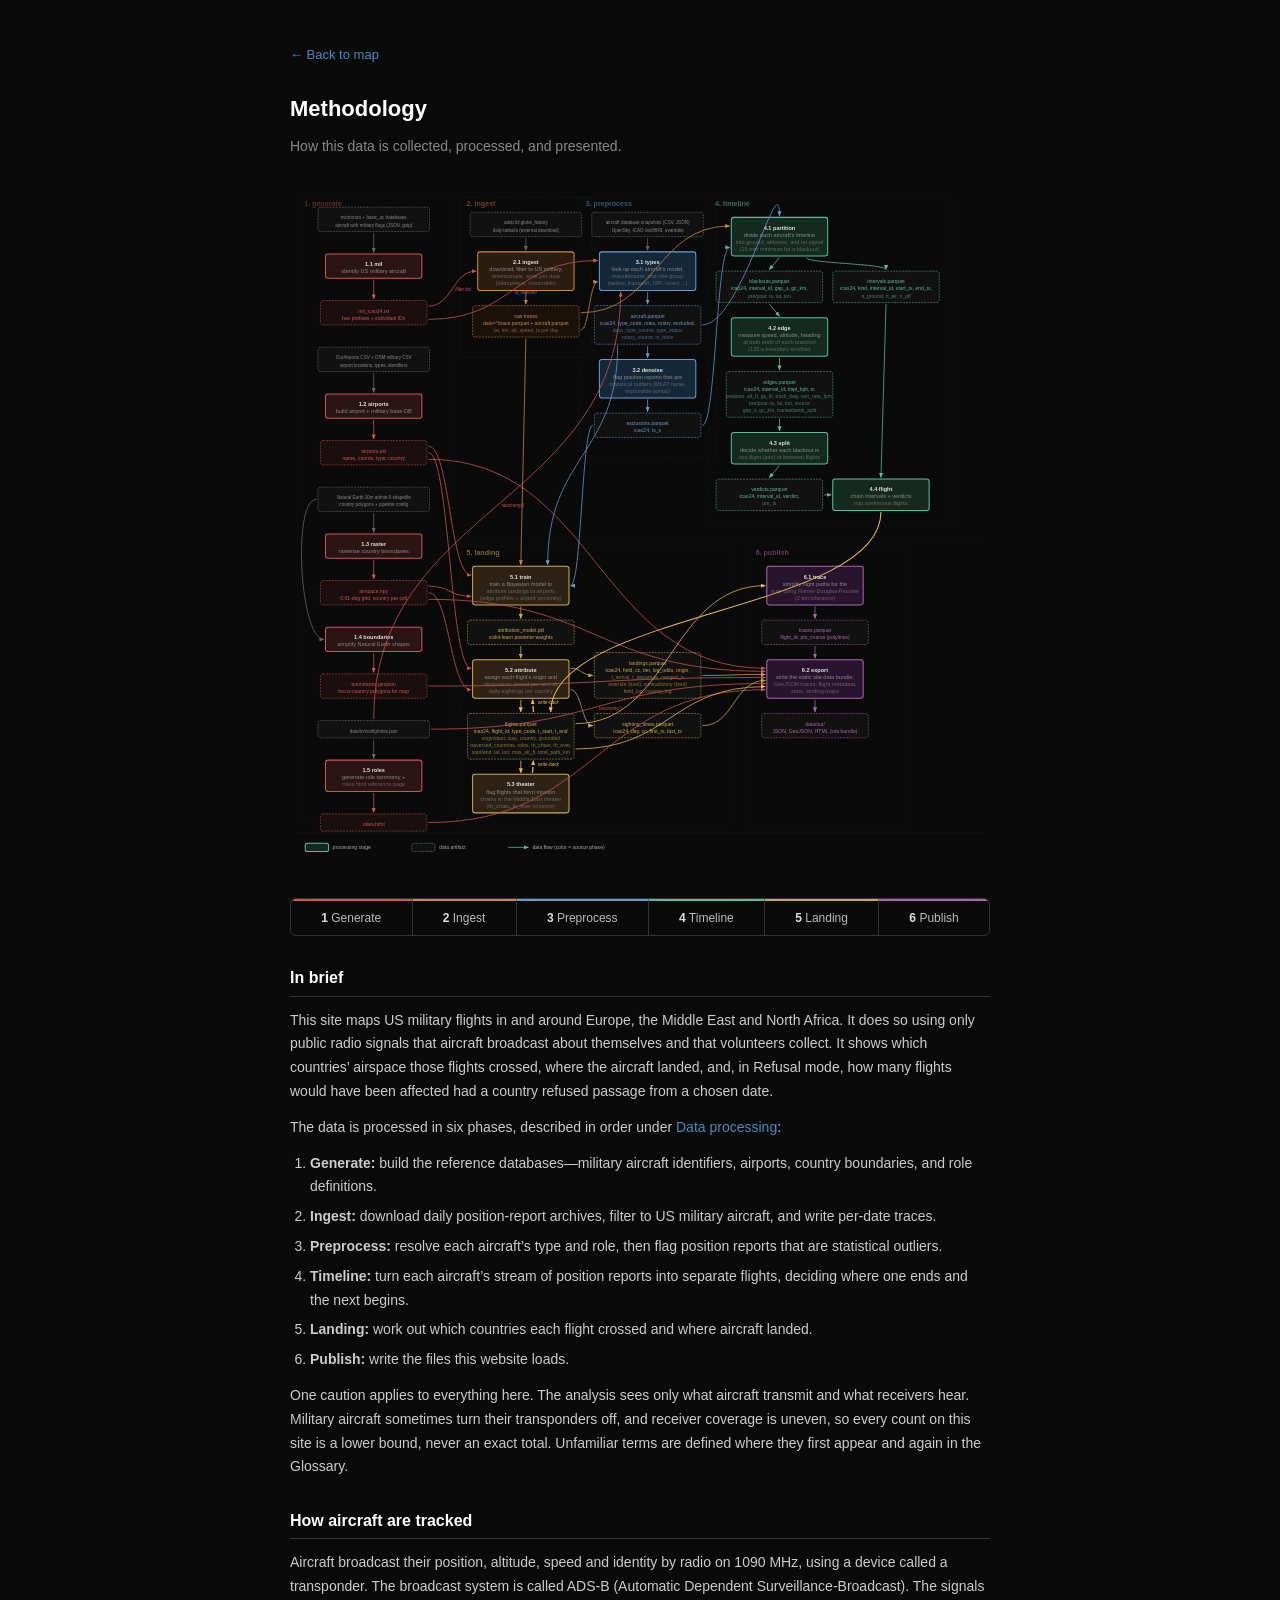
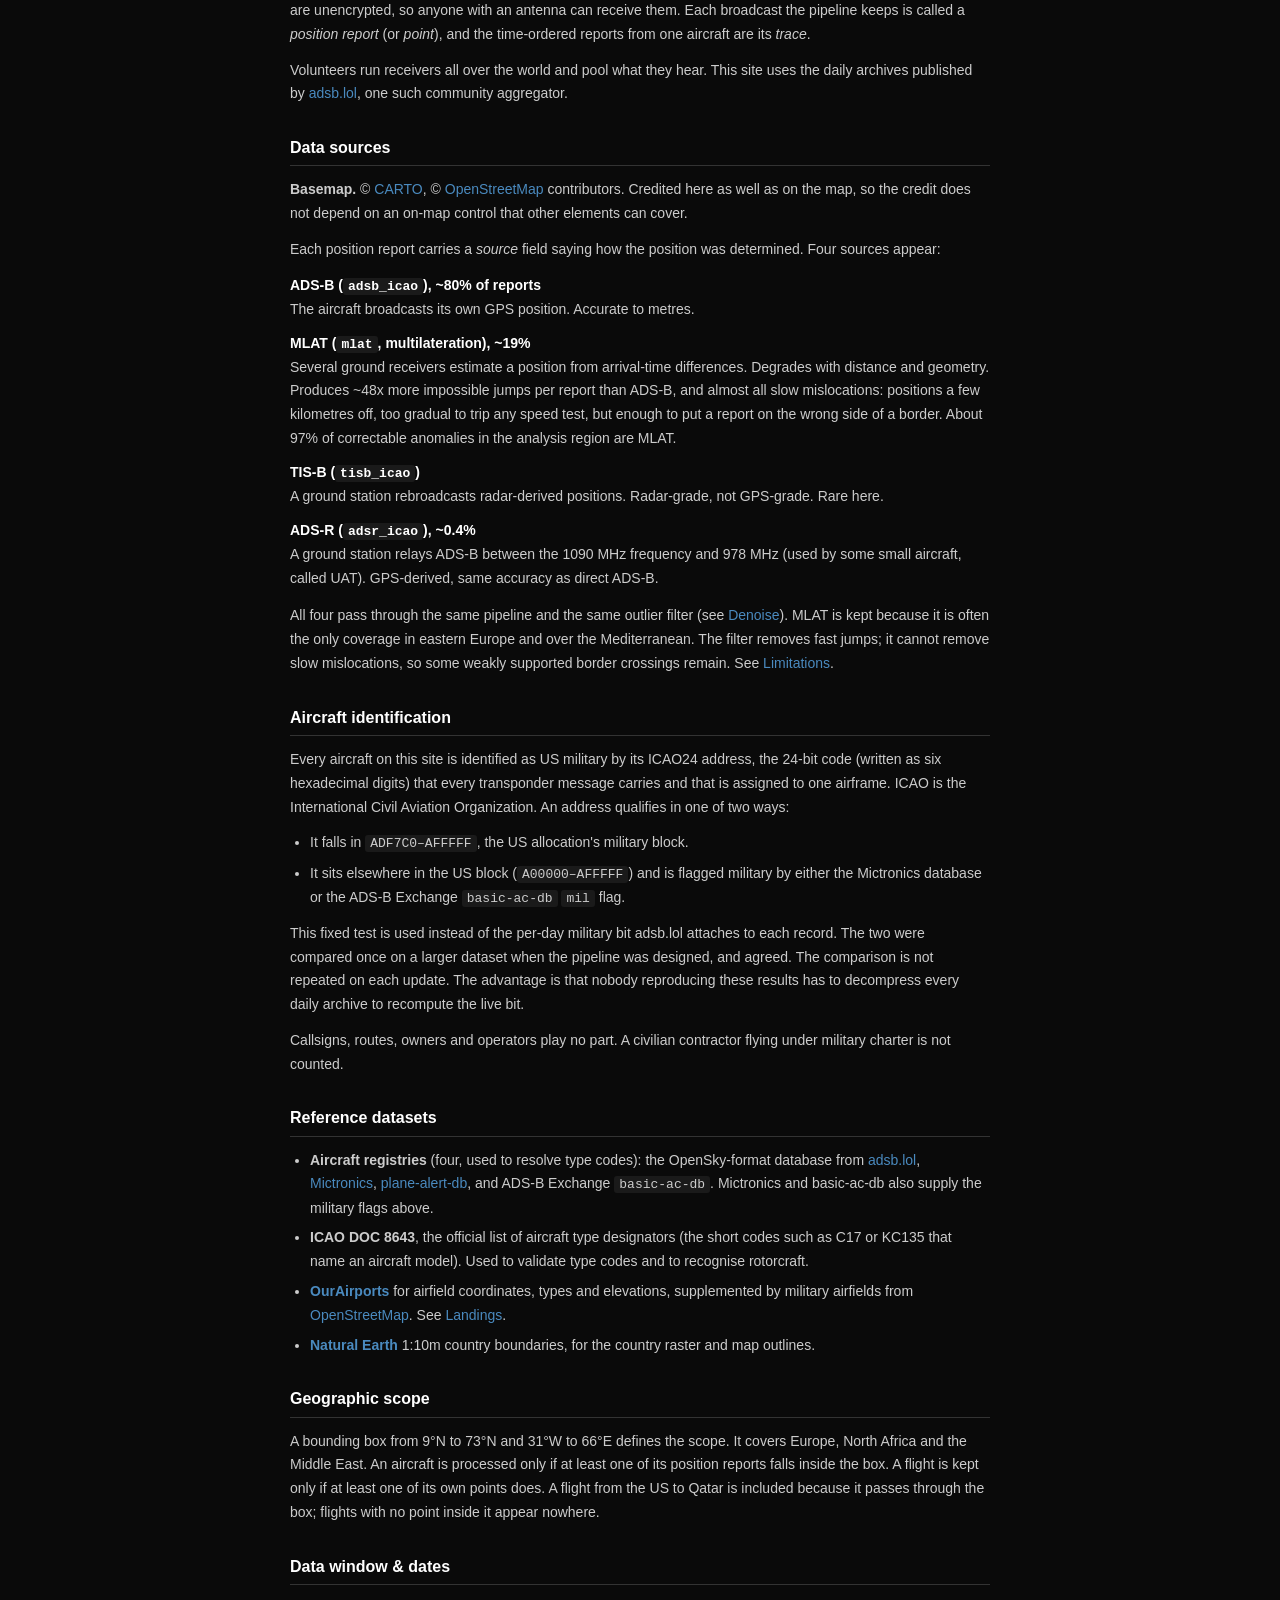
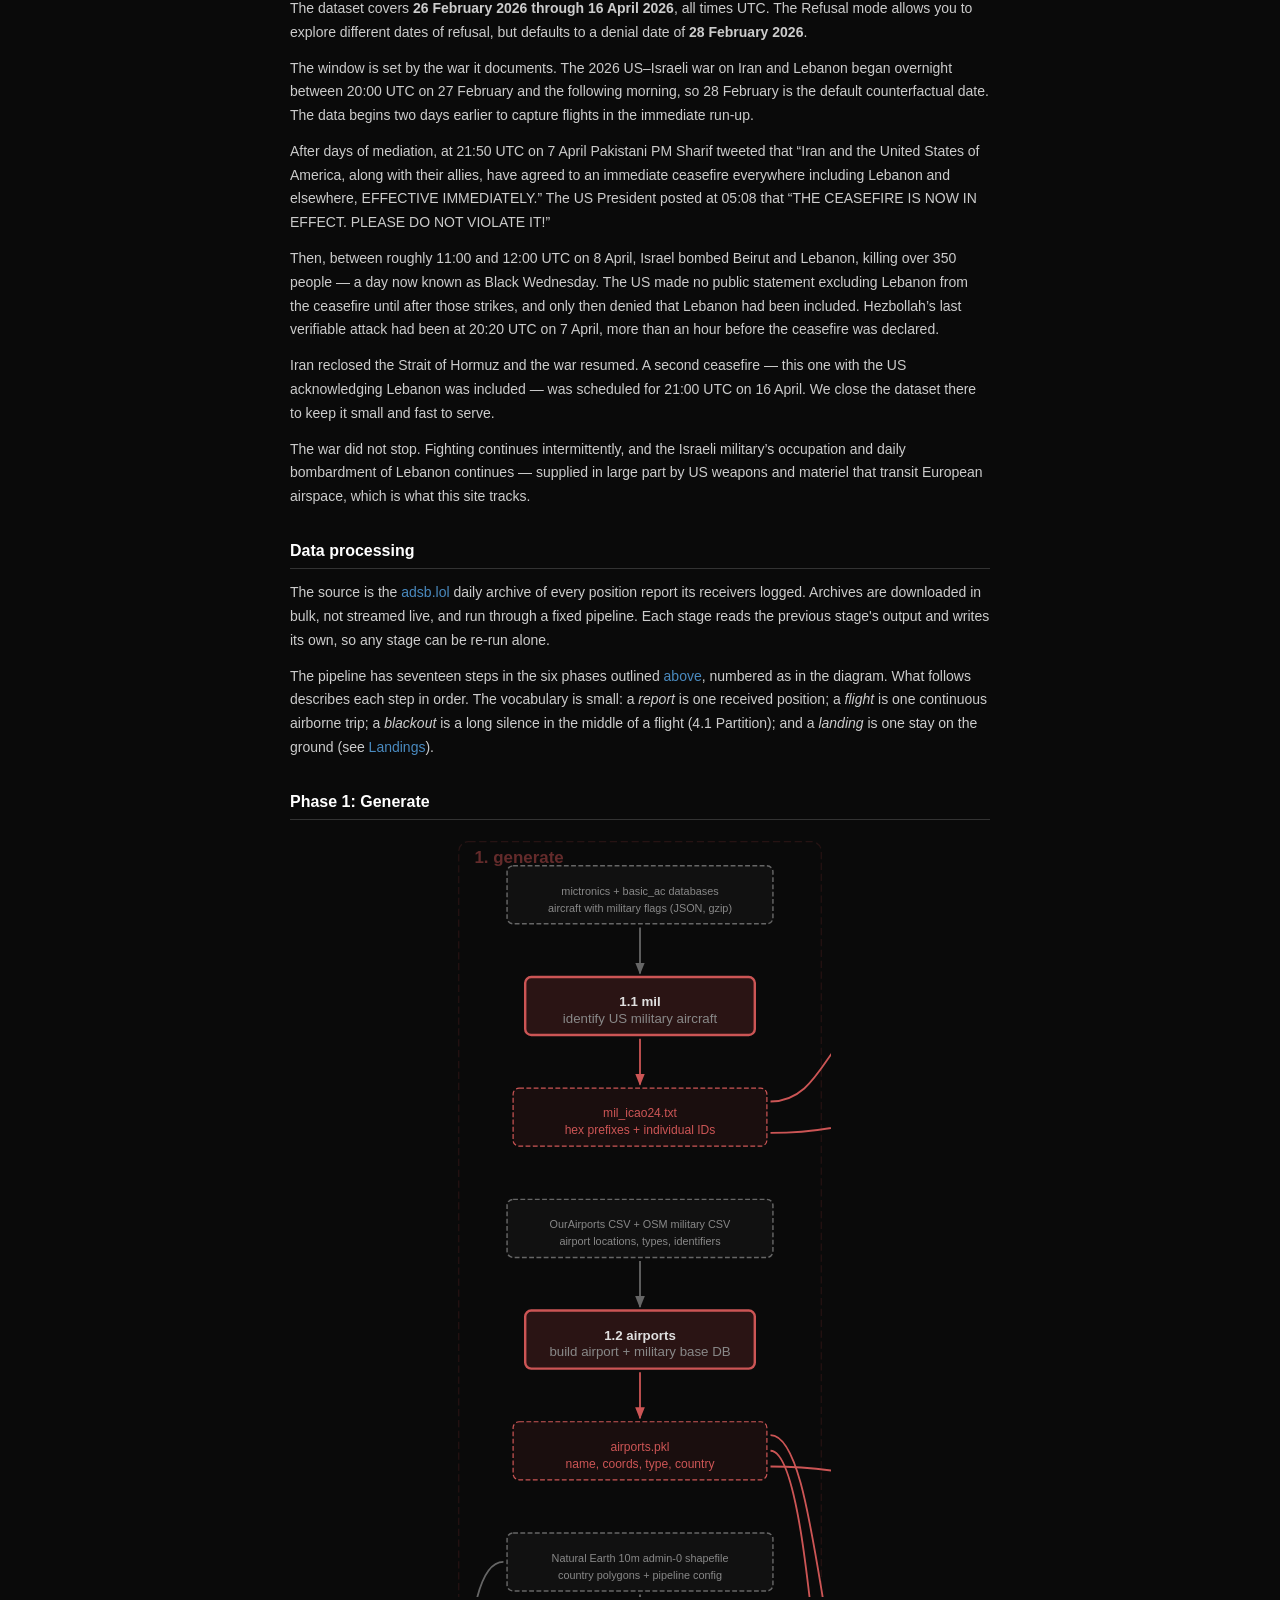
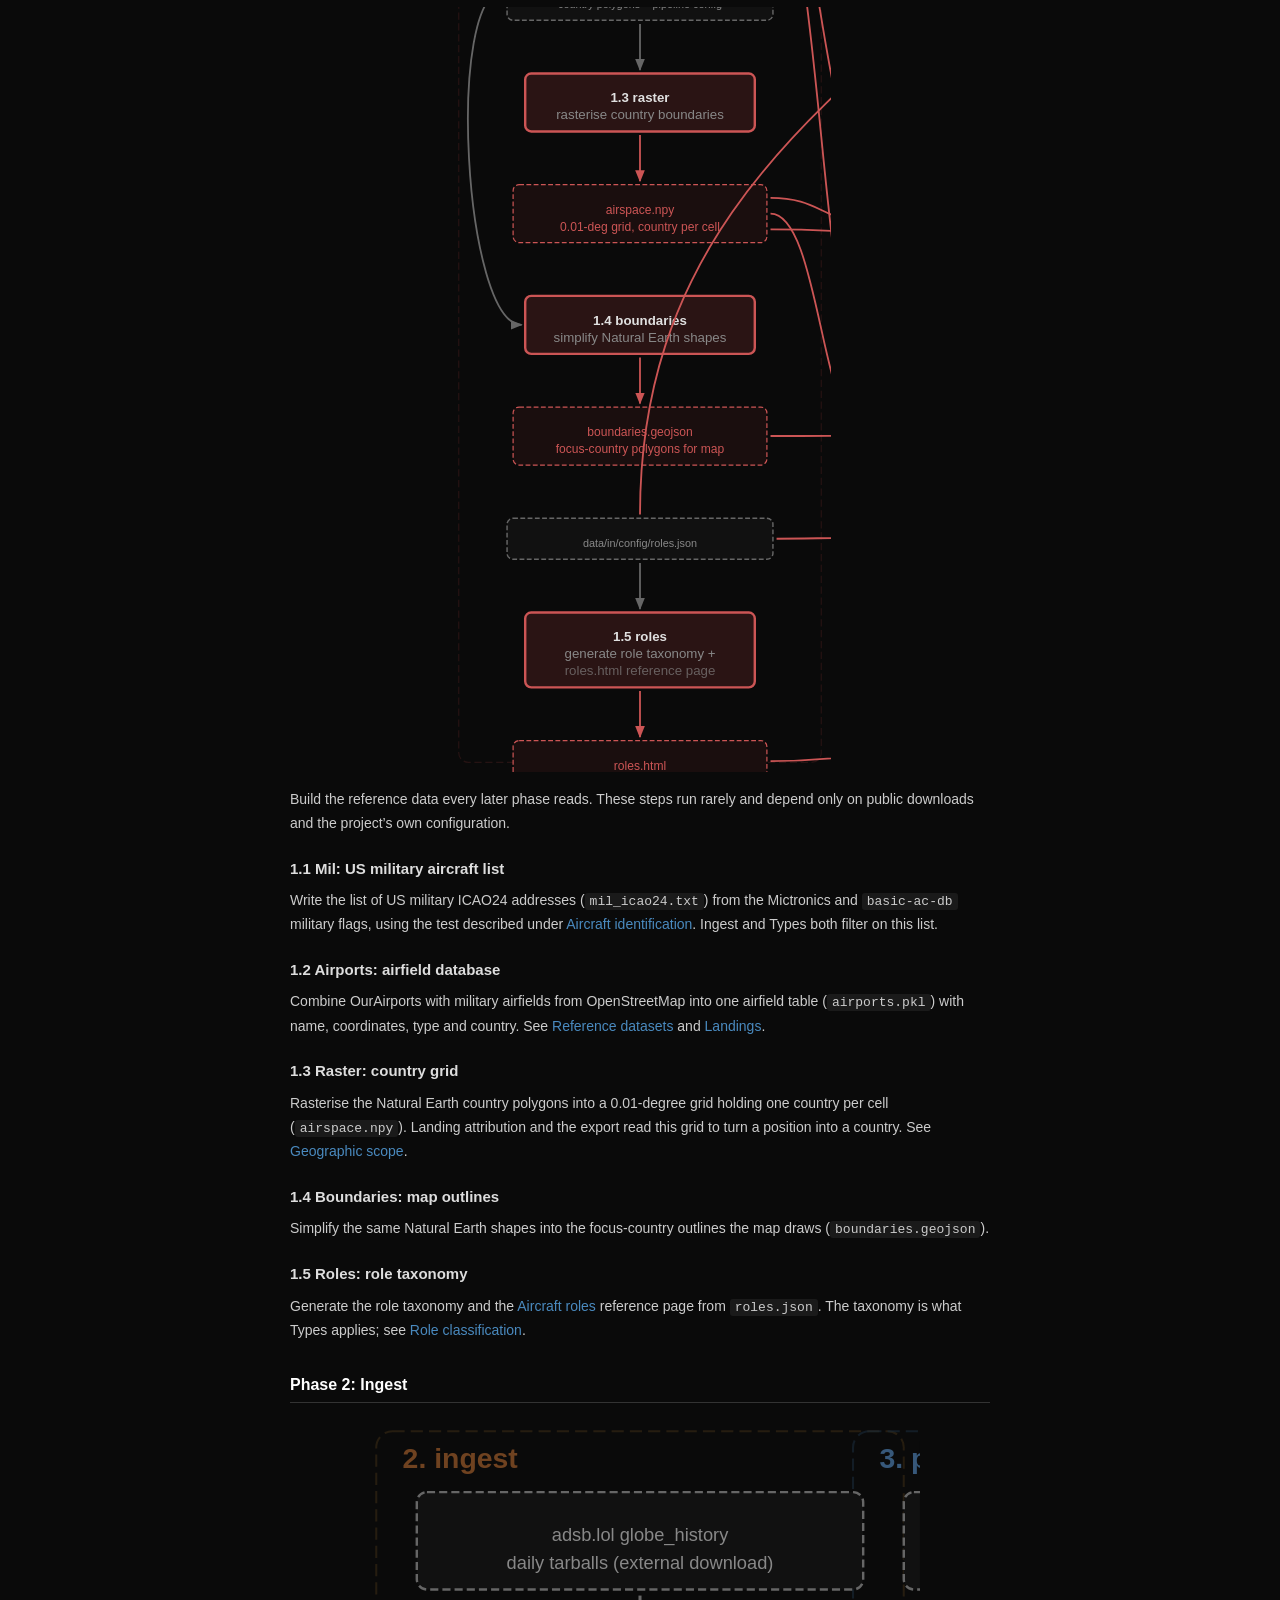
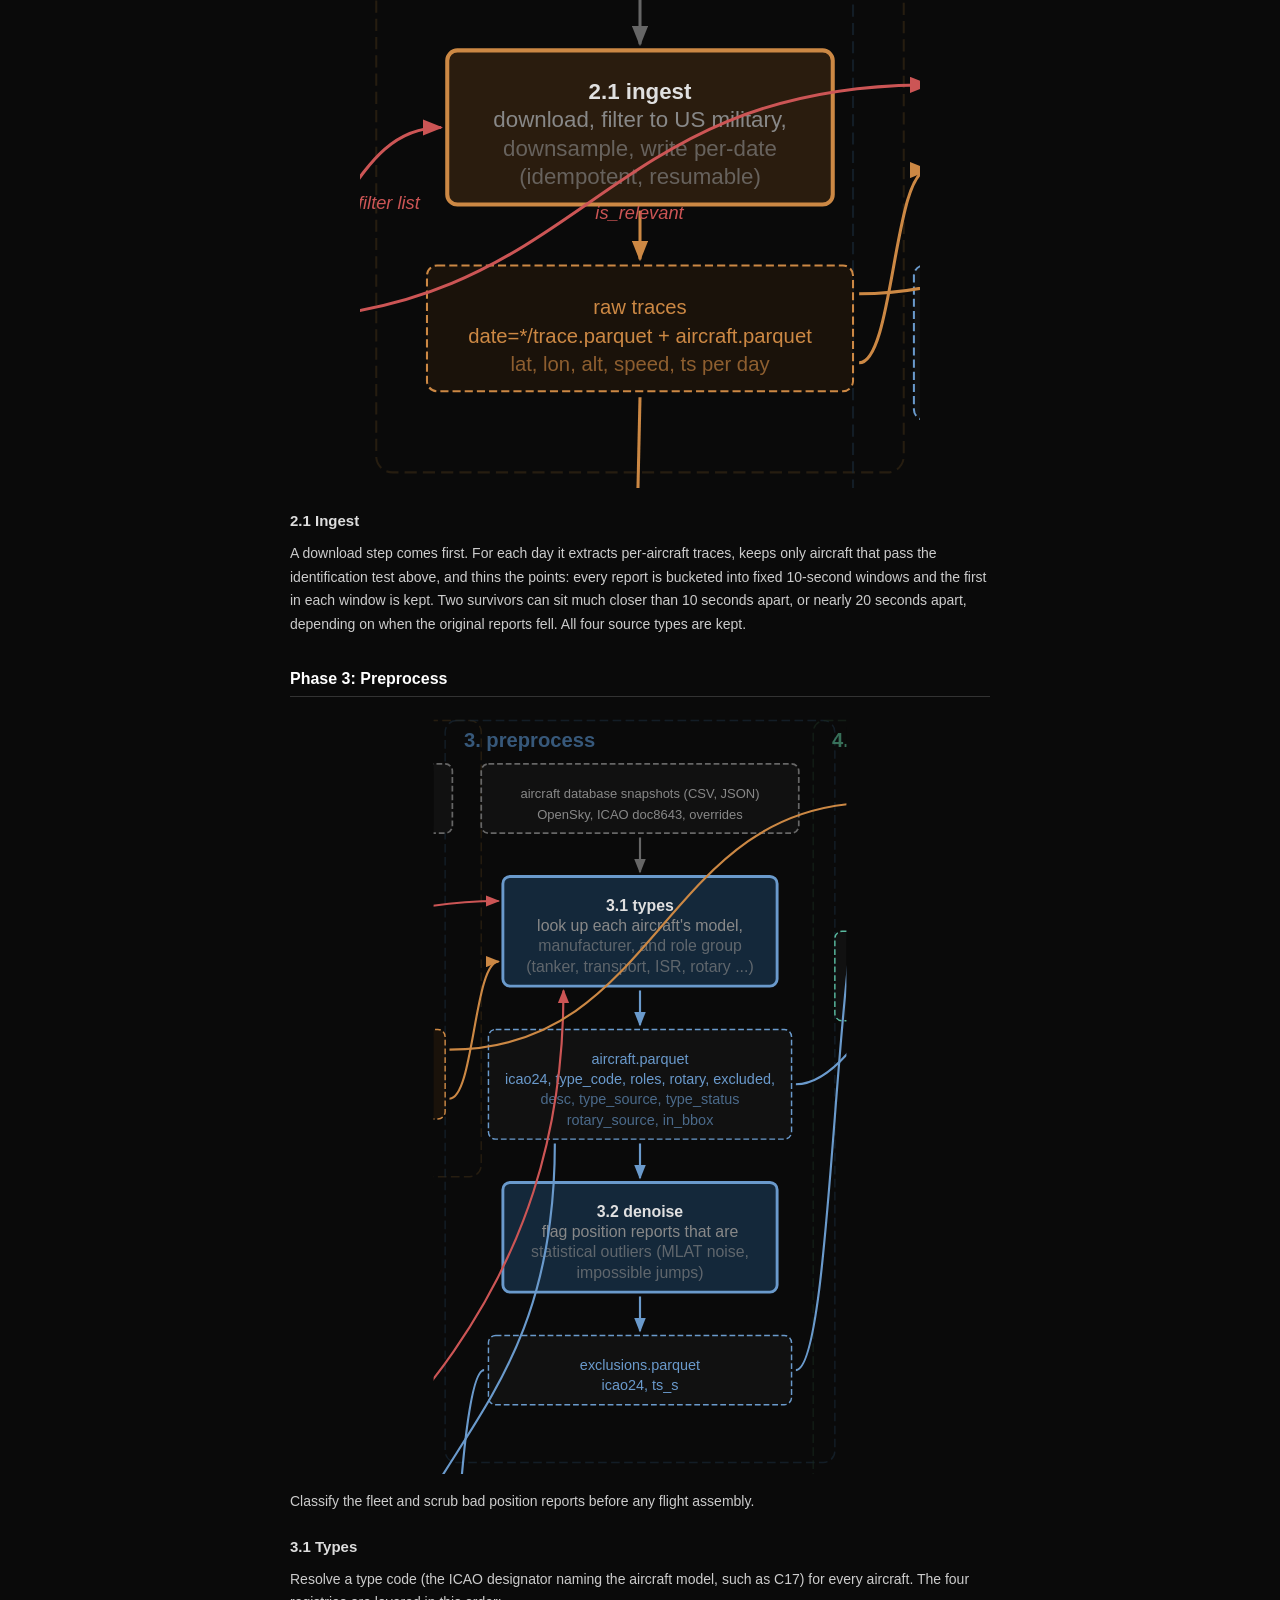
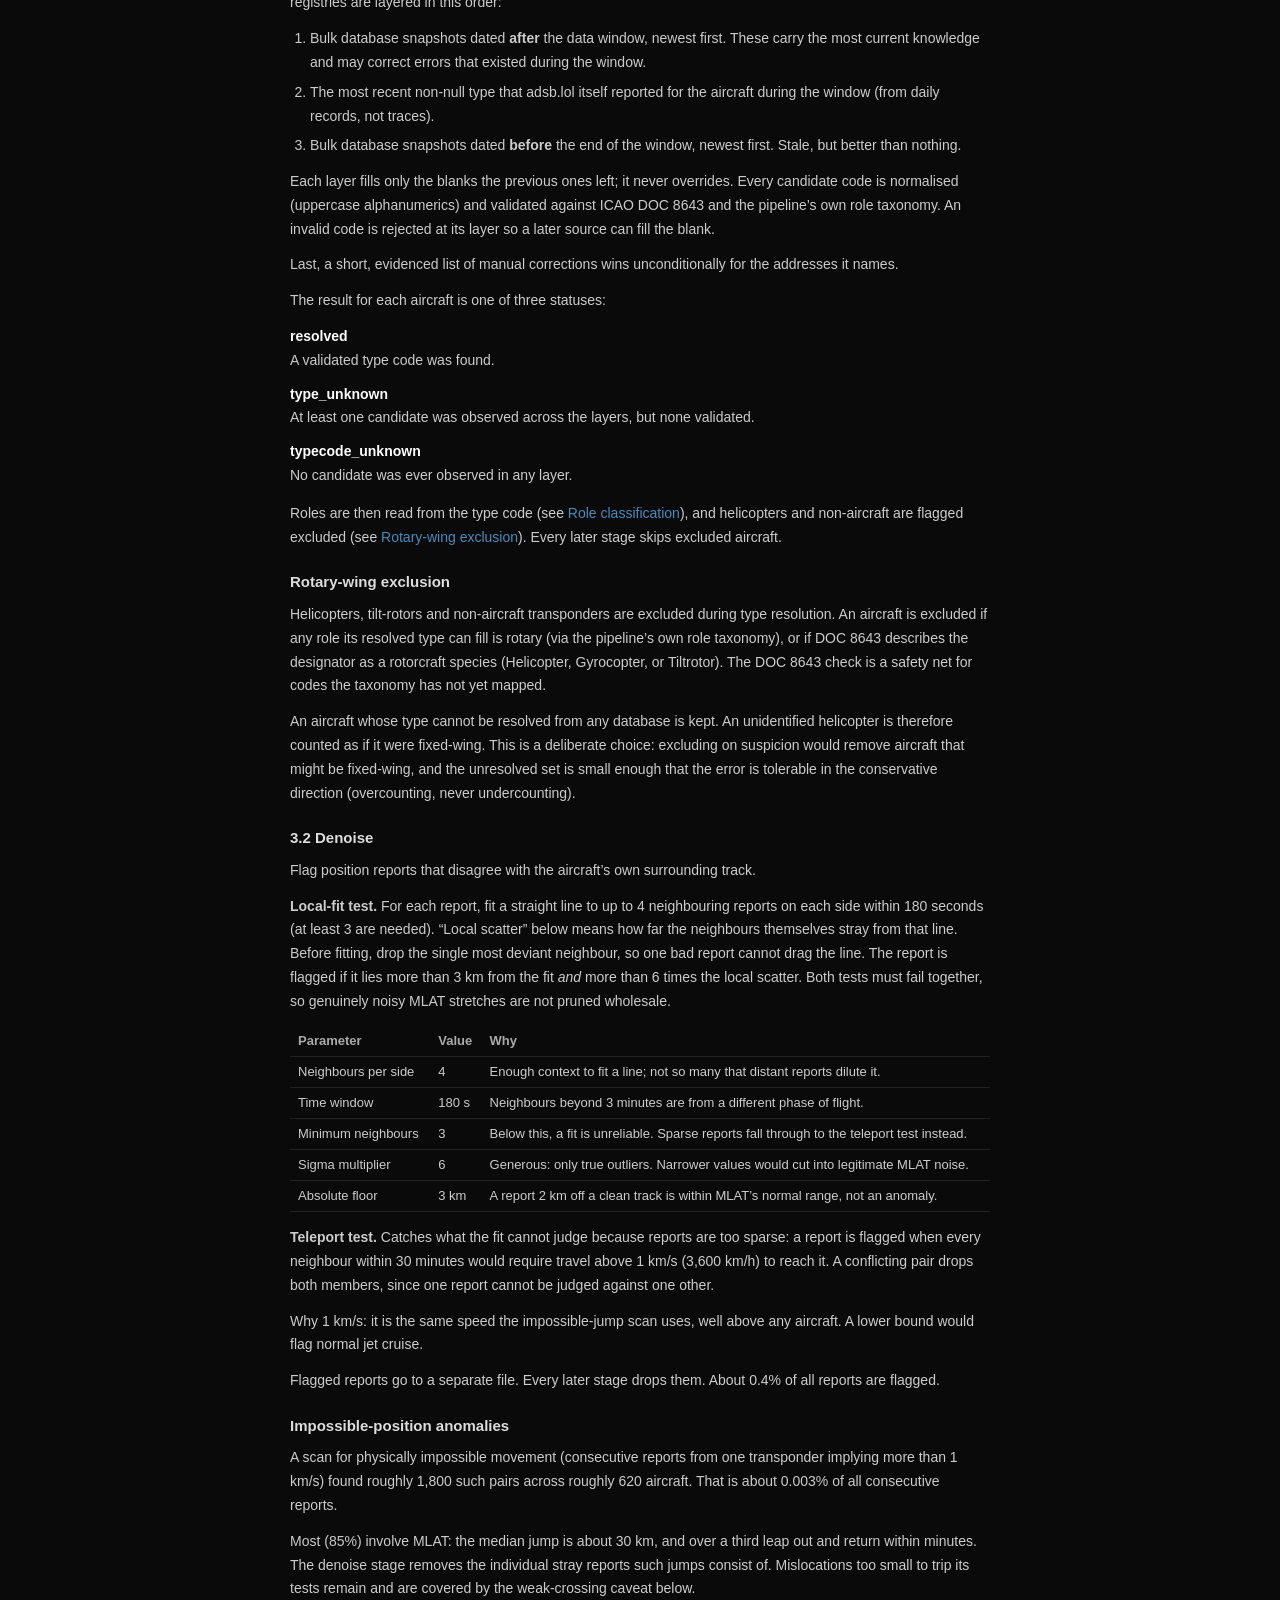
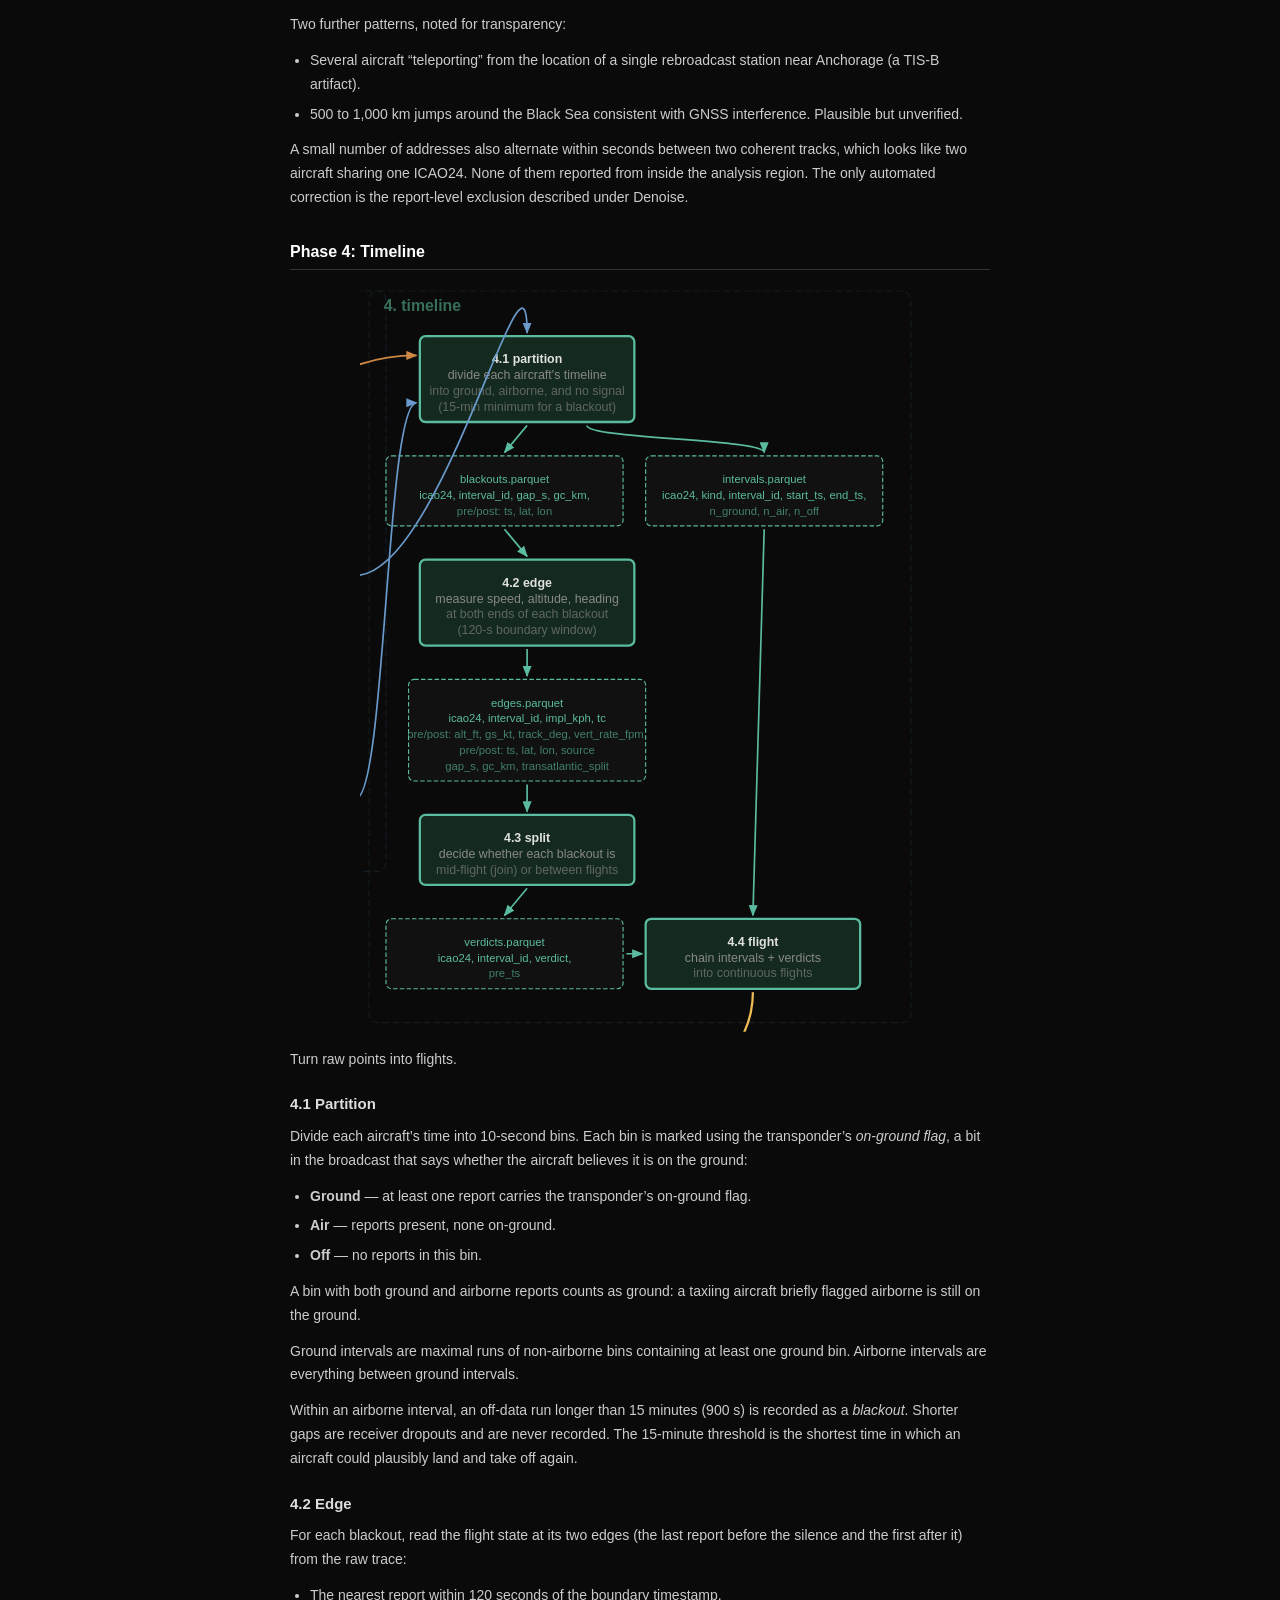
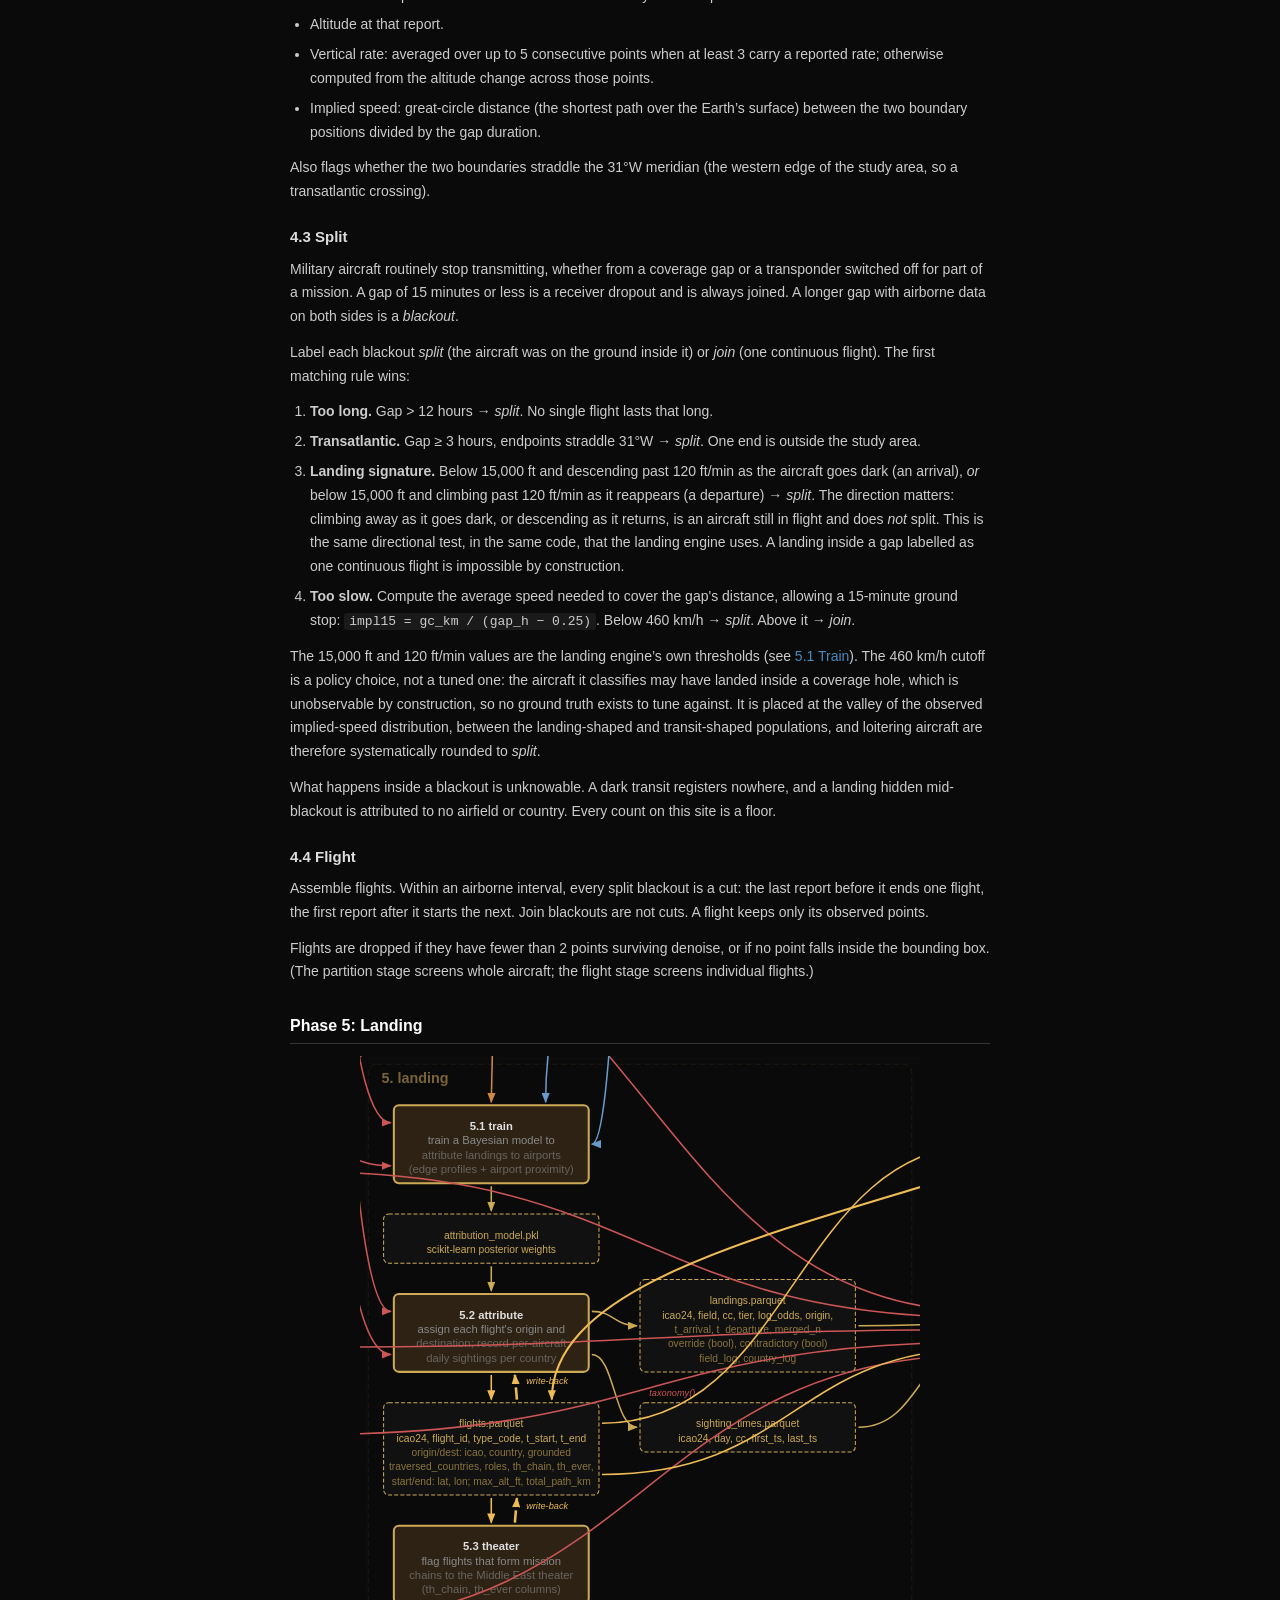
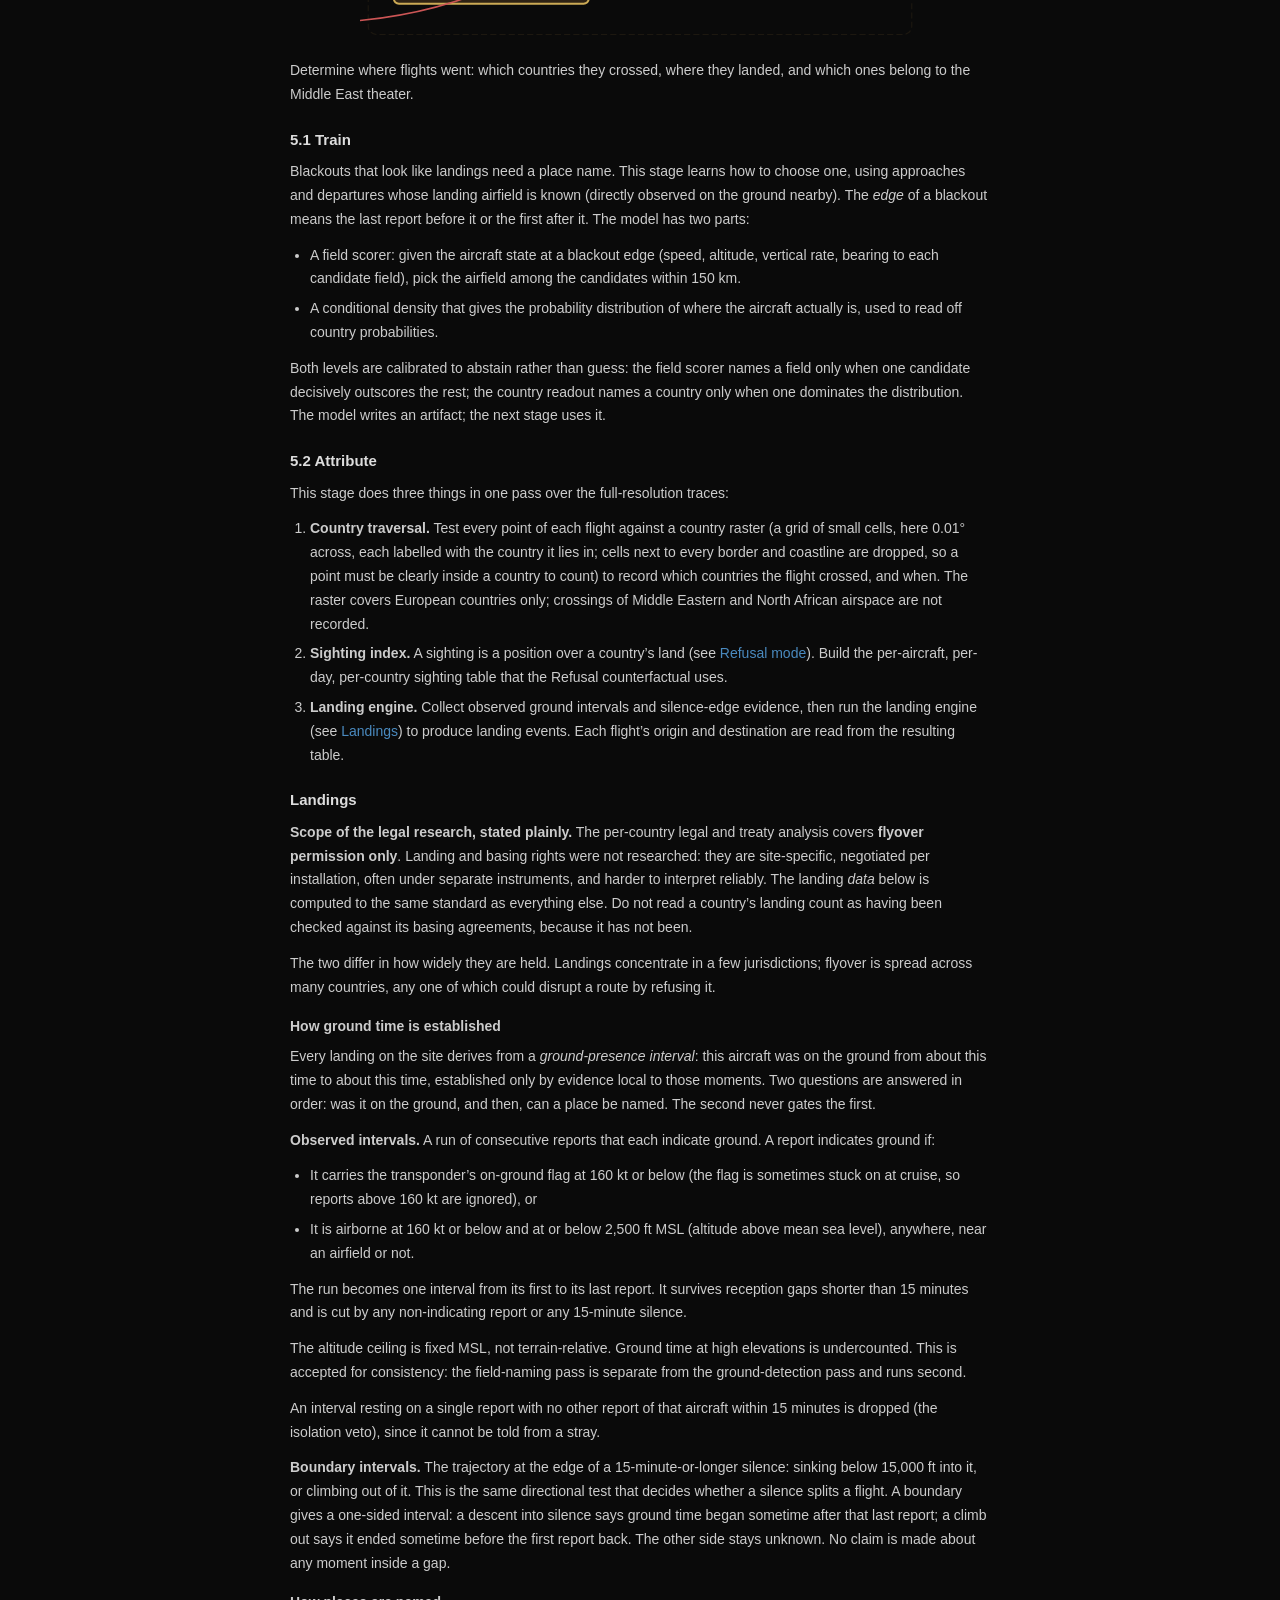
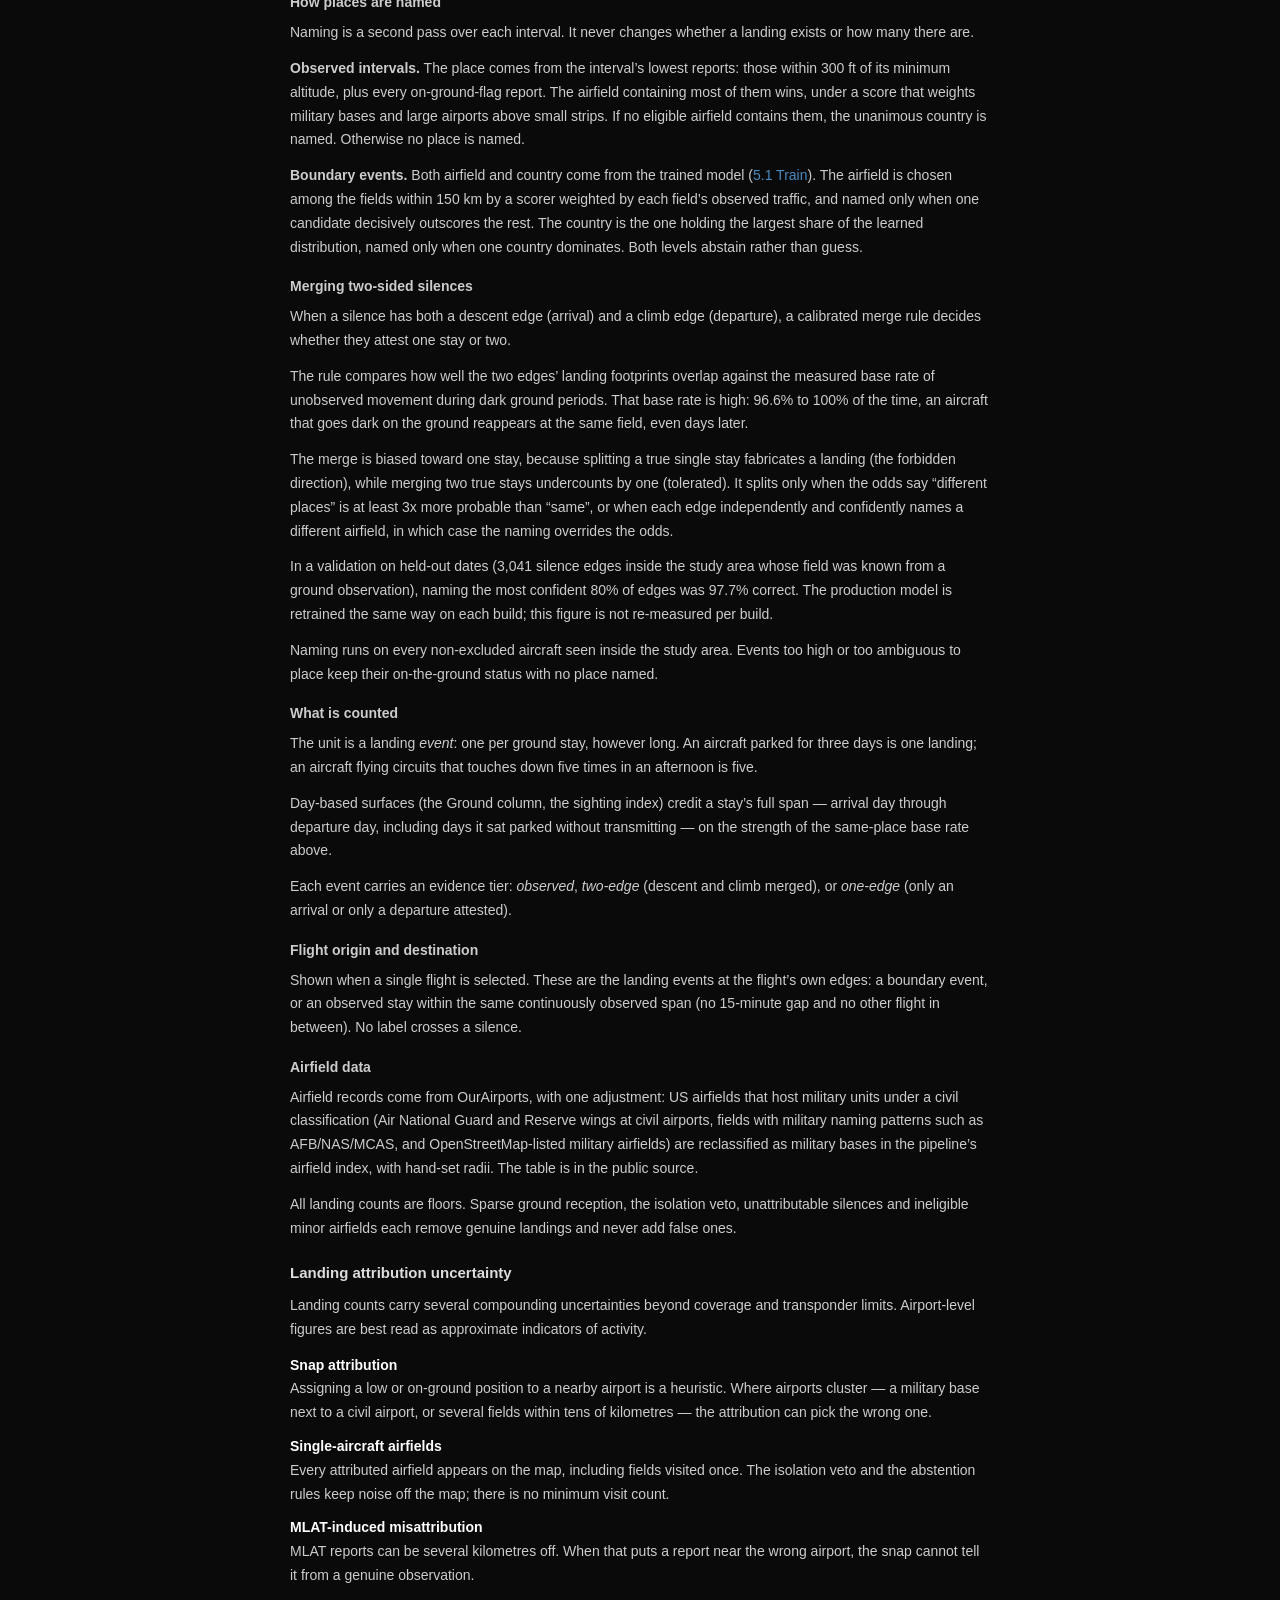
<file: methodology.html>
<!DOCTYPE html>
<html lang="en">
<head>
  <meta charset="utf-8">
  <meta name="viewport" content="width=device-width, initial-scale=1">
  <title>Methodology - Flyover Country</title>
  <link rel="icon" type="image/png" href="logo.png">
  <style>
    * { margin: 0; padding: 0; box-sizing: border-box; }
    body {
      font-family: -apple-system, BlinkMacSystemFont, "Segoe UI", Roboto, sans-serif;
      background: #0a0a0a;
      color: #e0e0e0;
      line-height: 1.7;
      padding: 40px 20px;
    }
    .container {
      max-width: 700px;
      margin: 0 auto;
    }
    h1 {
      font-size: 22px;
      color: #fff;
      margin-bottom: 8px;
    }
    .subtitle {
      font-size: 14px;
      color: #888;
      margin-bottom: 32px;
    }
    h2 {
      font-size: 16px;
      color: #fff;
      margin-top: 28px;
      margin-bottom: 12px;
      padding-bottom: 4px;
      border-bottom: 1px solid #333;
    }
    h3 {
      font-size: 15px;
      color: #ddd;
      margin-top: 20px;
      margin-bottom: 8px;
    }
    h4 {
      font-size: 14px;
      color: #ccc;
      margin-top: 16px;
      margin-bottom: 6px;
    }
    p {
      font-size: 14px;
      color: #ccc;
      margin-bottom: 12px;
    }
    a { color: #4a8abf; text-decoration: none; }
    a:hover { text-decoration: underline; }
    .back-link {
      display: inline-block;
      margin-bottom: 24px;
      font-size: 13px;
    }
    ul, ol {
      padding-left: 20px;
      margin-bottom: 12px;
    }
    li {
      font-size: 14px;
      color: #ccc;
      margin-bottom: 6px;
    }
    code {
      background: #1a1a1a;
      padding: 1px 5px;
      border-radius: 3px;
      font-size: 13px;
    }
    .glossary-term {
      color: #fff;
      font-weight: 600;
    }
    table.param-table {
      border-collapse: collapse;
      width: 100%;
      margin-bottom: 14px;
      font-size: 13px;
    }
    table.param-table th,
    table.param-table td {
      text-align: left;
      padding: 4px 8px;
      border-bottom: 1px solid #222;
      color: #ccc;
    }
    table.param-table th {
      color: #aaa;
      font-weight: 600;
    }
    dl.def-list { margin-bottom: 14px; }
    dl.def-list dt {
      font-size: 14px;
      color: #fff;
      font-weight: 600;
      margin-top: 10px;
    }
    dl.def-list dd {
      font-size: 14px;
      color: #ccc;
      margin-left: 0;
      margin-bottom: 4px;
    }

    /* One flowing document; the in-page cross-references are #anchor
       jumps. The app's reader extracts this page's sections
       (global-content.js), and the page also works standalone with no JS. */
    @media (prefers-reduced-motion: no-preference) {
      html { scroll-behavior: smooth; }
    }
.pipeline-diagram-wrap {
  margin: 20px 0 24px;
}
.pipeline-diagram-wrap svg {
  display: block;
  width: 100%;
  height: auto;
}
.pipeline-diagram-wrap .stage-link,
.pipeline-diagram-wrap .data-node {
  cursor: pointer; transition: transform 0.15s ease-out;
  transform-box: fill-box; transform-origin: center;
}
.pipeline-diagram-wrap .stage-link:hover,
.pipeline-diagram-wrap .data-node:hover,
.pipeline-diagram-wrap .hover-clone { transform: scale(3); }
.pipeline-diagram-wrap .stage-link:hover rect { filter: brightness(2) saturate(1.5); stroke-width: 3; }
.pipeline-diagram-wrap svg { overflow: visible; }
.pipeline-diagram-wrap .stage-link:focus { outline: 2px solid #4a8abf; outline-offset: 2px; border-radius: 6px; }
/* Per-phase crops of the diagram above, legible without hover-zoom. */
.phase-crops { margin: 8px 0 16px; }
.phase-crop { display: block; width: 100%; max-width: 560px; max-height: 85vh; height: auto; margin: 0 auto 10px; }
/* Sticky segmented rail of the six phases; all segments always visible
   (scrolls sideways on narrow screens rather than collapsing). */
.phase-rail { position: sticky; top: 0; z-index: 3; display: flex; margin: 0 0 20px; background: #0a0a0a; border: 1px solid #333; border-radius: 6px; overflow-x: auto; scrollbar-width: none; }
.phase-rail a { flex: 1 0 auto; text-align: center; padding: 7px 10px; font-size: 12px; color: #bbb; text-decoration: none; white-space: nowrap; border-top: 2px solid transparent; border-right: 1px solid #333; }
.phase-rail a:last-child { border-right: 0; }
.phase-rail a:hover, .phase-rail a:focus { background: #1c1c1c; color: #fff; }
.phase-rail a b { font-weight: 700; color: #ddd; }
.phase-rail a:nth-child(1) { border-top-color: #cc5555; }
.phase-rail a:nth-child(2) { border-top-color: #cc8844; }
.phase-rail a:nth-child(3) { border-top-color: #6a9acc; }
.phase-rail a:nth-child(4) { border-top-color: #5abba0; }
.phase-rail a:nth-child(5) { border-top-color: #ccaa55; }
.phase-rail a:nth-child(6) { border-top-color: #aa66aa; }
h2, h3, h4 { scroll-margin-top: 48px; }
  </style>
</head>
<body>
  <div class="container">
    <a href="/" class="back-link">&larr; Back to map</a>
    <h1>Methodology</h1>
    <p class="subtitle">How this data is collected, processed, and presented.</p>

    <div class="pipeline-diagram-wrap">
      <svg xmlns="http://www.w3.org/2000/svg" viewBox="0 38 1380 1346" role="img" aria-label="Pipeline data flow diagram. Each stage links to its description.">
      <defs>
      <marker id="ah" markerWidth="10" markerHeight="8" refX="9" refY="4" orient="auto" markerUnits="userSpaceOnUse"><path d="M0,0 L10,4 L0,8 Z" fill="#666"/></marker>
      <marker id="ah-red" markerWidth="10" markerHeight="8" refX="9" refY="4" orient="auto" markerUnits="userSpaceOnUse"><path d="M0,0 L10,4 L0,8 Z" fill="#cc5555"/></marker>
      <marker id="ah-orange" markerWidth="10" markerHeight="8" refX="9" refY="4" orient="auto" markerUnits="userSpaceOnUse"><path d="M0,0 L10,4 L0,8 Z" fill="#cc8844"/></marker>
      <marker id="ah-blue" markerWidth="10" markerHeight="8" refX="9" refY="4" orient="auto" markerUnits="userSpaceOnUse"><path d="M0,0 L10,4 L0,8 Z" fill="#6a9acc"/></marker>
      <marker id="ah-green" markerWidth="10" markerHeight="8" refX="9" refY="4" orient="auto" markerUnits="userSpaceOnUse"><path d="M0,0 L10,4 L0,8 Z" fill="#5abba0"/></marker>
      <marker id="ah-gold" markerWidth="10" markerHeight="8" refX="9" refY="4" orient="auto" markerUnits="userSpaceOnUse"><path d="M0,0 L10,4 L0,8 Z" fill="#eebb55"/></marker>
      <marker id="ah-amber" markerWidth="10" markerHeight="8" refX="9" refY="4" orient="auto" markerUnits="userSpaceOnUse"><path d="M0,0 L10,4 L0,8 Z" fill="#ccaa55"/></marker>
      <marker id="ah-purple" markerWidth="10" markerHeight="8" refX="9" refY="4" orient="auto" markerUnits="userSpaceOnUse"><path d="M0,0 L10,4 L0,8 Z" fill="#aa66aa"/></marker>
      </defs>
      <g id="pipeline-all">
      <rect x="15" y="50" width="300" height="1234" rx="8" fill="none" stroke="#3a1a1a" stroke-width="1" stroke-dasharray="6,3" opacity="0.6"/>
      <text x="28" y="68" fill="#8a3a3a" font-family="Helvetica,sans-serif" font-size="14" font-weight="bold" opacity="0.7">1. generate</text>
      <rect x="335" y="50" width="260" height="316" rx="8" fill="none" stroke="#3a2a14" stroke-width="1" stroke-dasharray="6,3" opacity="0.6"/>
      <text x="348" y="68" fill="#9a5a2a" font-family="Helvetica,sans-serif" font-size="14" font-weight="bold" opacity="0.7">2. ingest</text>
      <rect x="570" y="50" width="270" height="514" rx="8" fill="none" stroke="#1a2a3a" stroke-width="1" stroke-dasharray="6,3" opacity="0.6"/>
      <text x="583" y="68" fill="#4a7aaa" font-family="Helvetica,sans-serif" font-size="14" font-weight="bold" opacity="0.7">3. preprocess</text>
      <rect x="825" y="50" width="480" height="648" rx="8" fill="none" stroke="#1a2a1e" stroke-width="1" stroke-dasharray="6,3" opacity="0.6"/>
      <text x="838" y="68" fill="#4a9a7a" font-family="Helvetica,sans-serif" font-size="14" font-weight="bold" opacity="0.7">4. timeline</text>
      <rect x="335" y="738" width="530" height="556" rx="8" fill="none" stroke="#2a2214" stroke-width="1" stroke-dasharray="6,3" opacity="0.6"/>
      <text x="348" y="756" fill="#aa8a4a" font-family="Helvetica,sans-serif" font-size="14" font-weight="bold" opacity="0.7">5. landing</text>
      <rect x="905" y="738" width="310" height="556" rx="8" fill="none" stroke="#28142e" stroke-width="1" stroke-dasharray="6,3" opacity="0.6"/>
      <text x="918" y="756" fill="#8a4a8a" font-family="Helvetica,sans-serif" font-size="14" font-weight="bold" opacity="0.7">6. publish</text>
      <line x1="325" y1="733" x2="1365" y2="733" stroke="#222" stroke-width="1" opacity="0.3"/>
      <g class="data-node">
      <rect x="55" y="70" width="220" height="48" rx="5" fill="#111" stroke="#666" stroke-width="1.2" stroke-dasharray="4,2"/>
      <text x="165" y="94" text-anchor="middle" fill="#888" font-family="Helvetica,sans-serif" font-size="9">mictronics + basic_ac databases</text>
      <text x="165" y="108" text-anchor="middle" fill="#888" font-family="Helvetica,sans-serif" font-size="9">aircraft with military flags (JSON, gzip)</text>
      </g>
      <a href="#stage-1-1-mil" class="stage-link">
      <rect x="70" y="162" width="190" height="48" rx="5" fill="#2a1414" stroke="#cc5555" stroke-width="2"/>
      <text x="165" y="186" text-anchor="middle" fill="#e0e0e0" font-family="Helvetica,sans-serif" font-size="11" font-weight="bold">1.1 mil</text>
      <text x="165" y="200" text-anchor="middle" fill="#888" font-family="Helvetica,sans-serif" font-size="11">identify US military aircraft</text>
      </a>
      <g class="data-node">
      <rect x="60" y="254" width="210" height="48" rx="5" fill="#1a0e0e" stroke="#cc5555" stroke-width="1" stroke-dasharray="4,2"/>
      <text x="165" y="278" text-anchor="middle" fill="#cc5555" font-family="Helvetica,sans-serif" font-size="10">mil_icao24.txt</text>
      <text x="165" y="292" text-anchor="middle" fill="#cc5555" font-family="Helvetica,sans-serif" font-size="10">hex prefixes + individual IDs</text>
      </g>
      <g class="data-node">
      <rect x="55" y="346" width="220" height="48" rx="5" fill="#111" stroke="#666" stroke-width="1.2" stroke-dasharray="4,2"/>
      <text x="165" y="370" text-anchor="middle" fill="#888" font-family="Helvetica,sans-serif" font-size="9">OurAirports CSV + OSM military CSV</text>
      <text x="165" y="384" text-anchor="middle" fill="#888" font-family="Helvetica,sans-serif" font-size="9">airport locations, types, identifiers</text>
      </g>
      <a href="#stage-1-2-airports" class="stage-link">
      <rect x="70" y="438" width="190" height="48" rx="5" fill="#2a1414" stroke="#cc5555" stroke-width="2"/>
      <text x="165" y="462" text-anchor="middle" fill="#e0e0e0" font-family="Helvetica,sans-serif" font-size="11" font-weight="bold">1.2 airports</text>
      <text x="165" y="476" text-anchor="middle" fill="#888" font-family="Helvetica,sans-serif" font-size="11">build airport + military base DB</text>
      </a>
      <g class="data-node">
      <rect x="60" y="530" width="210" height="48" rx="5" fill="#1a0e0e" stroke="#cc5555" stroke-width="1" stroke-dasharray="4,2"/>
      <text x="165" y="554" text-anchor="middle" fill="#cc5555" font-family="Helvetica,sans-serif" font-size="10">airports.pkl</text>
      <text x="165" y="568" text-anchor="middle" fill="#cc5555" font-family="Helvetica,sans-serif" font-size="10">name, coords, type, country</text>
      </g>
      <g class="data-node">
      <rect x="55" y="622" width="220" height="48" rx="5" fill="#111" stroke="#666" stroke-width="1.2" stroke-dasharray="4,2"/>
      <text x="165" y="646" text-anchor="middle" fill="#888" font-family="Helvetica,sans-serif" font-size="9">Natural Earth 10m admin-0 shapefile</text>
      <text x="165" y="660" text-anchor="middle" fill="#888" font-family="Helvetica,sans-serif" font-size="9">country polygons + pipeline config</text>
      </g>
      <a href="#stage-1-3-raster" class="stage-link">
      <rect x="70" y="714" width="190" height="48" rx="5" fill="#2a1414" stroke="#cc5555" stroke-width="2"/>
      <text x="165" y="738" text-anchor="middle" fill="#e0e0e0" font-family="Helvetica,sans-serif" font-size="11" font-weight="bold">1.3 raster</text>
      <text x="165" y="752" text-anchor="middle" fill="#888" font-family="Helvetica,sans-serif" font-size="11">rasterise country boundaries</text>
      </a>
      <g class="data-node">
      <rect x="60" y="806" width="210" height="48" rx="5" fill="#1a0e0e" stroke="#cc5555" stroke-width="1" stroke-dasharray="4,2"/>
      <text x="165" y="830" text-anchor="middle" fill="#cc5555" font-family="Helvetica,sans-serif" font-size="10">airspace.npy</text>
      <text x="165" y="844" text-anchor="middle" fill="#cc5555" font-family="Helvetica,sans-serif" font-size="10">0.01-deg grid, country per cell</text>
      </g>
      <a href="#stage-1-4-boundaries" class="stage-link">
      <rect x="70" y="898" width="190" height="48" rx="5" fill="#2a1414" stroke="#cc5555" stroke-width="2"/>
      <text x="165" y="922" text-anchor="middle" fill="#e0e0e0" font-family="Helvetica,sans-serif" font-size="11" font-weight="bold">1.4 boundaries</text>
      <text x="165" y="936" text-anchor="middle" fill="#888" font-family="Helvetica,sans-serif" font-size="11">simplify Natural Earth shapes</text>
      </a>
      <g class="data-node">
      <rect x="60" y="990" width="210" height="48" rx="5" fill="#1a0e0e" stroke="#cc5555" stroke-width="1" stroke-dasharray="4,2"/>
      <text x="165" y="1014" text-anchor="middle" fill="#cc5555" font-family="Helvetica,sans-serif" font-size="10">boundaries.geojson</text>
      <text x="165" y="1028" text-anchor="middle" fill="#cc5555" font-family="Helvetica,sans-serif" font-size="10">focus-country polygons for map</text>
      </g>
      <g class="data-node">
      <rect x="55" y="1082" width="220" height="34" rx="5" fill="#111" stroke="#666" stroke-width="1.2" stroke-dasharray="4,2"/>
      <text x="165" y="1106" text-anchor="middle" fill="#888" font-family="Helvetica,sans-serif" font-size="9">data/in/config/roles.json</text>
      </g>
      <a href="#stage-1-5-roles" class="stage-link">
      <rect x="70" y="1160" width="190" height="62" rx="5" fill="#2a1414" stroke="#cc5555" stroke-width="2"/>
      <text x="165" y="1184" text-anchor="middle" fill="#e0e0e0" font-family="Helvetica,sans-serif" font-size="11" font-weight="bold">1.5 roles</text>
      <text x="165" y="1198" text-anchor="middle" fill="#888" font-family="Helvetica,sans-serif" font-size="11">generate role taxonomy +</text>
      <text x="165" y="1212" text-anchor="middle" fill="#888" font-family="Helvetica,sans-serif" font-size="11" opacity="0.65">roles.html reference page</text>
      </a>
      <g class="data-node">
      <rect x="60" y="1266" width="210" height="34" rx="5" fill="#1a0e0e" stroke="#cc5555" stroke-width="1" stroke-dasharray="4,2"/>
      <text x="165" y="1290" text-anchor="middle" fill="#cc5555" font-family="Helvetica,sans-serif" font-size="10">roles.html</text>
      </g>
      <g class="data-node">
      <rect x="355" y="80" width="220" height="48" rx="5" fill="#111" stroke="#666" stroke-width="1.2" stroke-dasharray="4,2"/>
      <text x="465" y="104" text-anchor="middle" fill="#888" font-family="Helvetica,sans-serif" font-size="9">adsb.lol globe_history</text>
      <text x="465" y="118" text-anchor="middle" fill="#888" font-family="Helvetica,sans-serif" font-size="9">daily tarballs (external download)</text>
      </g>
      <a href="#stage-2-1-ingest" class="stage-link">
      <rect x="370" y="158" width="190" height="76" rx="5" fill="#2a1c0e" stroke="#cc8844" stroke-width="2"/>
      <text x="465" y="182" text-anchor="middle" fill="#e0e0e0" font-family="Helvetica,sans-serif" font-size="11" font-weight="bold">2.1 ingest</text>
      <text x="465" y="196" text-anchor="middle" fill="#888" font-family="Helvetica,sans-serif" font-size="11">download, filter to US military,</text>
      <text x="465" y="210" text-anchor="middle" fill="#888" font-family="Helvetica,sans-serif" font-size="11" opacity="0.65">downsample, write per-date</text>
      <text x="465" y="224" text-anchor="middle" fill="#888" font-family="Helvetica,sans-serif" font-size="11" opacity="0.65">(idempotent, resumable)</text>
      </a>
      <g class="data-node">
      <rect x="360" y="264" width="210" height="62" rx="5" fill="#1a120a" stroke="#cc8844" stroke-width="1" stroke-dasharray="4,2"/>
      <text x="465" y="288" text-anchor="middle" fill="#cc8844" font-family="Helvetica,sans-serif" font-size="10">raw traces</text>
      <text x="465" y="302" text-anchor="middle" fill="#cc8844" font-family="Helvetica,sans-serif" font-size="10">date=*/trace.parquet + aircraft.parquet</text>
      <text x="465" y="316" text-anchor="middle" fill="#cc8844" font-family="Helvetica,sans-serif" font-size="10" opacity="0.65">lat, lon, alt, speed, ts per day</text>
      </g>
      <g class="data-node">
      <rect x="595" y="80" width="220" height="48" rx="5" fill="#111" stroke="#666" stroke-width="1.2" stroke-dasharray="4,2"/>
      <text x="705" y="104" text-anchor="middle" fill="#888" font-family="Helvetica,sans-serif" font-size="9">aircraft database snapshots (CSV, JSON)</text>
      <text x="705" y="118" text-anchor="middle" fill="#888" font-family="Helvetica,sans-serif" font-size="9">OpenSky, ICAO doc8643, overrides</text>
      </g>
      <a href="#stage-1-types" class="stage-link">
      <rect x="610" y="158" width="190" height="76" rx="5" fill="#14283a" stroke="#6a9acc" stroke-width="2"/>
      <text x="705" y="182" text-anchor="middle" fill="#e0e0e0" font-family="Helvetica,sans-serif" font-size="11" font-weight="bold">3.1 types</text>
      <text x="705" y="196" text-anchor="middle" fill="#888" font-family="Helvetica,sans-serif" font-size="11">look up each aircraft's model,</text>
      <text x="705" y="210" text-anchor="middle" fill="#888" font-family="Helvetica,sans-serif" font-size="11" opacity="0.65">manufacturer, and role group</text>
      <text x="705" y="224" text-anchor="middle" fill="#888" font-family="Helvetica,sans-serif" font-size="11" opacity="0.65">(tanker, transport, ISR, rotary ...)</text>
      </a>
      <g class="data-node">
      <rect x="600" y="264" width="210" height="76" rx="5" fill="#111" stroke="#6a9acc" stroke-width="1" stroke-dasharray="4,2"/>
      <text x="705" y="288" text-anchor="middle" fill="#6a9acc" font-family="Helvetica,sans-serif" font-size="10">aircraft.parquet</text>
      <text x="705" y="302" text-anchor="middle" fill="#6a9acc" font-family="Helvetica,sans-serif" font-size="10">icao24, type_code, roles, rotary, excluded,</text>
      <text x="705" y="316" text-anchor="middle" fill="#6a9acc" font-family="Helvetica,sans-serif" font-size="10" opacity="0.65">desc, type_source, type_status</text>
      <text x="705" y="330" text-anchor="middle" fill="#6a9acc" font-family="Helvetica,sans-serif" font-size="10" opacity="0.65">rotary_source, in_bbox</text>
      </g>
      <a href="#stage-2-denoise" class="stage-link">
      <rect x="610" y="370" width="190" height="76" rx="5" fill="#14283a" stroke="#6a9acc" stroke-width="2"/>
      <text x="705" y="394" text-anchor="middle" fill="#e0e0e0" font-family="Helvetica,sans-serif" font-size="11" font-weight="bold">3.2 denoise</text>
      <text x="705" y="408" text-anchor="middle" fill="#888" font-family="Helvetica,sans-serif" font-size="11">flag position reports that are</text>
      <text x="705" y="422" text-anchor="middle" fill="#888" font-family="Helvetica,sans-serif" font-size="11" opacity="0.65">statistical outliers (MLAT noise,</text>
      <text x="705" y="436" text-anchor="middle" fill="#888" font-family="Helvetica,sans-serif" font-size="11" opacity="0.65">impossible jumps)</text>
      </a>
      <g class="data-node">
      <rect x="600" y="476" width="210" height="48" rx="5" fill="#111" stroke="#6a9acc" stroke-width="1" stroke-dasharray="4,2"/>
      <text x="705" y="500" text-anchor="middle" fill="#6a9acc" font-family="Helvetica,sans-serif" font-size="10">exclusions.parquet</text>
      <text x="705" y="514" text-anchor="middle" fill="#6a9acc" font-family="Helvetica,sans-serif" font-size="10">icao24, ts_s</text>
      </g>
      <a href="#stage-3-partition" class="stage-link">
      <rect x="870" y="90" width="190" height="76" rx="5" fill="#142a1e" stroke="#5abba0" stroke-width="2"/>
      <text x="965" y="114" text-anchor="middle" fill="#e0e0e0" font-family="Helvetica,sans-serif" font-size="11" font-weight="bold">4.1 partition</text>
      <text x="965" y="128" text-anchor="middle" fill="#888" font-family="Helvetica,sans-serif" font-size="11">divide each aircraft's timeline</text>
      <text x="965" y="142" text-anchor="middle" fill="#888" font-family="Helvetica,sans-serif" font-size="11" opacity="0.65">into ground, airborne, and no signal</text>
      <text x="965" y="156" text-anchor="middle" fill="#888" font-family="Helvetica,sans-serif" font-size="11" opacity="0.65">(15-min minimum for a blackout)</text>
      </a>
      <g class="data-node">
      <rect x="840" y="196" width="210" height="62" rx="5" fill="#111" stroke="#5abba0" stroke-width="1" stroke-dasharray="4,2"/>
      <text x="945" y="220" text-anchor="middle" fill="#5abba0" font-family="Helvetica,sans-serif" font-size="10">blackouts.parquet</text>
      <text x="945" y="234" text-anchor="middle" fill="#5abba0" font-family="Helvetica,sans-serif" font-size="10">icao24, interval_id, gap_s, gc_km,</text>
      <text x="945" y="248" text-anchor="middle" fill="#5abba0" font-family="Helvetica,sans-serif" font-size="10" opacity="0.65">pre/post: ts, lat, lon</text>
      </g>
      <g class="data-node">
      <rect x="1070" y="196" width="210" height="62" rx="5" fill="#111" stroke="#5abba0" stroke-width="1" stroke-dasharray="4,2"/>
      <text x="1175" y="220" text-anchor="middle" fill="#5abba0" font-family="Helvetica,sans-serif" font-size="10">intervals.parquet</text>
      <text x="1175" y="234" text-anchor="middle" fill="#5abba0" font-family="Helvetica,sans-serif" font-size="10">icao24, kind, interval_id, start_ts, end_ts,</text>
      <text x="1175" y="248" text-anchor="middle" fill="#5abba0" font-family="Helvetica,sans-serif" font-size="10" opacity="0.65">n_ground, n_air, n_off</text>
      </g>
      <a href="#stage-4-edge" class="stage-link">
      <rect x="870" y="288" width="190" height="76" rx="5" fill="#142a1e" stroke="#5abba0" stroke-width="2"/>
      <text x="965" y="312" text-anchor="middle" fill="#e0e0e0" font-family="Helvetica,sans-serif" font-size="11" font-weight="bold">4.2 edge</text>
      <text x="965" y="326" text-anchor="middle" fill="#888" font-family="Helvetica,sans-serif" font-size="11">measure speed, altitude, heading</text>
      <text x="965" y="340" text-anchor="middle" fill="#888" font-family="Helvetica,sans-serif" font-size="11" opacity="0.65">at both ends of each blackout</text>
      <text x="965" y="354" text-anchor="middle" fill="#888" font-family="Helvetica,sans-serif" font-size="11" opacity="0.65">(120-s boundary window)</text>
      </a>
      <g class="data-node">
      <rect x="860" y="394" width="210" height="90" rx="5" fill="#111" stroke="#5abba0" stroke-width="1" stroke-dasharray="4,2"/>
      <text x="965" y="418" text-anchor="middle" fill="#5abba0" font-family="Helvetica,sans-serif" font-size="10">edges.parquet</text>
      <text x="965" y="432" text-anchor="middle" fill="#5abba0" font-family="Helvetica,sans-serif" font-size="10">icao24, interval_id, impl_kph, tc</text>
      <text x="965" y="446" text-anchor="middle" fill="#5abba0" font-family="Helvetica,sans-serif" font-size="10" opacity="0.65">pre/post: alt_ft, gs_kt, track_deg, vert_rate_fpm,</text>
      <text x="965" y="460" text-anchor="middle" fill="#5abba0" font-family="Helvetica,sans-serif" font-size="10" opacity="0.65">pre/post: ts, lat, lon, source</text>
      <text x="965" y="474" text-anchor="middle" fill="#5abba0" font-family="Helvetica,sans-serif" font-size="10" opacity="0.65">gap_s, gc_km, transatlantic_split</text>
      </g>
      <a href="#stage-5-split" class="stage-link">
      <rect x="870" y="514" width="190" height="62" rx="5" fill="#142a1e" stroke="#5abba0" stroke-width="2"/>
      <text x="965" y="538" text-anchor="middle" fill="#e0e0e0" font-family="Helvetica,sans-serif" font-size="11" font-weight="bold">4.3 split</text>
      <text x="965" y="552" text-anchor="middle" fill="#888" font-family="Helvetica,sans-serif" font-size="11">decide whether each blackout is</text>
      <text x="965" y="566" text-anchor="middle" fill="#888" font-family="Helvetica,sans-serif" font-size="11" opacity="0.65">mid-flight (join) or between flights</text>
      </a>
      <g class="data-node">
      <rect x="840" y="606" width="210" height="62" rx="5" fill="#111" stroke="#5abba0" stroke-width="1" stroke-dasharray="4,2"/>
      <text x="945" y="630" text-anchor="middle" fill="#5abba0" font-family="Helvetica,sans-serif" font-size="10">verdicts.parquet</text>
      <text x="945" y="644" text-anchor="middle" fill="#5abba0" font-family="Helvetica,sans-serif" font-size="10">icao24, interval_id, verdict,</text>
      <text x="945" y="658" text-anchor="middle" fill="#5abba0" font-family="Helvetica,sans-serif" font-size="10" opacity="0.65">pre_ts</text>
      </g>
      <a href="#stage-6-flight" class="stage-link">
      <rect x="1070" y="606" width="190" height="62" rx="5" fill="#142a1e" stroke="#5abba0" stroke-width="2"/>
      <text x="1165" y="630" text-anchor="middle" fill="#e0e0e0" font-family="Helvetica,sans-serif" font-size="11" font-weight="bold">4.4 flight</text>
      <text x="1165" y="644" text-anchor="middle" fill="#888" font-family="Helvetica,sans-serif" font-size="11">chain intervals + verdicts</text>
      <text x="1165" y="658" text-anchor="middle" fill="#888" font-family="Helvetica,sans-serif" font-size="11" opacity="0.65">into continuous flights</text>
      </a>
      <a href="#stage-7-train" class="stage-link">
      <rect x="360" y="778" width="190" height="76" rx="5" fill="#2e2214" stroke="#ccaa55" stroke-width="2"/>
      <text x="455" y="802" text-anchor="middle" fill="#e0e0e0" font-family="Helvetica,sans-serif" font-size="11" font-weight="bold">5.1 train</text>
      <text x="455" y="816" text-anchor="middle" fill="#888" font-family="Helvetica,sans-serif" font-size="11">train a Bayesian model to</text>
      <text x="455" y="830" text-anchor="middle" fill="#888" font-family="Helvetica,sans-serif" font-size="11" opacity="0.65">attribute landings to airports</text>
      <text x="455" y="844" text-anchor="middle" fill="#888" font-family="Helvetica,sans-serif" font-size="11" opacity="0.65">(edge profiles + airport proximity)</text>
      </a>
      <g class="data-node">
      <rect x="350" y="884" width="210" height="48" rx="5" fill="#111" stroke="#ccaa55" stroke-width="1" stroke-dasharray="4,2"/>
      <text x="455" y="908" text-anchor="middle" fill="#ccaa55" font-family="Helvetica,sans-serif" font-size="10">attribution_model.pkl</text>
      <text x="455" y="922" text-anchor="middle" fill="#ccaa55" font-family="Helvetica,sans-serif" font-size="10">scikit-learn posterior weights</text>
      </g>
      <a href="#stage-8-attribute" class="stage-link">
      <rect x="360" y="962" width="190" height="76" rx="5" fill="#2e2214" stroke="#ccaa55" stroke-width="2"/>
      <text x="455" y="986" text-anchor="middle" fill="#e0e0e0" font-family="Helvetica,sans-serif" font-size="11" font-weight="bold">5.2 attribute</text>
      <text x="455" y="1000" text-anchor="middle" fill="#888" font-family="Helvetica,sans-serif" font-size="11">assign each flight's origin and</text>
      <text x="455" y="1014" text-anchor="middle" fill="#888" font-family="Helvetica,sans-serif" font-size="11" opacity="0.65">destination; record per-aircraft</text>
      <text x="455" y="1028" text-anchor="middle" fill="#888" font-family="Helvetica,sans-serif" font-size="11" opacity="0.65">daily sightings per country</text>
      </a>
      <g class="data-node">
      <rect x="600" y="948" width="210" height="90" rx="5" fill="#111" stroke="#ccaa55" stroke-width="1" stroke-dasharray="4,2"/>
      <text x="705" y="972" text-anchor="middle" fill="#ccaa55" font-family="Helvetica,sans-serif" font-size="10">landings.parquet</text>
      <text x="705" y="986" text-anchor="middle" fill="#ccaa55" font-family="Helvetica,sans-serif" font-size="10">icao24, field, cc, tier, log_odds, origin,</text>
      <text x="705" y="1000" text-anchor="middle" fill="#ccaa55" font-family="Helvetica,sans-serif" font-size="10" opacity="0.65">t_arrival, t_departure, merged_n</text>
      <text x="705" y="1014" text-anchor="middle" fill="#ccaa55" font-family="Helvetica,sans-serif" font-size="10" opacity="0.65">override (bool), contradictory (bool)</text>
      <text x="705" y="1028" text-anchor="middle" fill="#ccaa55" font-family="Helvetica,sans-serif" font-size="10" opacity="0.65">field_log, country_log</text>
      </g>
      <g class="data-node">
      <rect x="600" y="1068" width="210" height="48" rx="5" fill="#111" stroke="#ccaa55" stroke-width="1" stroke-dasharray="4,2"/>
      <text x="705" y="1092" text-anchor="middle" fill="#ccaa55" font-family="Helvetica,sans-serif" font-size="10">sighting_times.parquet</text>
      <text x="705" y="1106" text-anchor="middle" fill="#ccaa55" font-family="Helvetica,sans-serif" font-size="10">icao24, day, cc, first_ts, last_ts</text>
      </g>
      <g class="data-node">
      <rect x="350" y="1068" width="210" height="90" rx="5" fill="#111" stroke="#ccaa55" stroke-width="1" stroke-dasharray="4,2"/>
      <text x="455" y="1092" text-anchor="middle" fill="#ccaa55" font-family="Helvetica,sans-serif" font-size="10">flights.parquet</text>
      <text x="455" y="1106" text-anchor="middle" fill="#ccaa55" font-family="Helvetica,sans-serif" font-size="10">icao24, flight_id, type_code, t_start, t_end</text>
      <text x="455" y="1120" text-anchor="middle" fill="#ccaa55" font-family="Helvetica,sans-serif" font-size="10" opacity="0.65">origin/dest: icao, country, grounded</text>
      <text x="455" y="1134" text-anchor="middle" fill="#ccaa55" font-family="Helvetica,sans-serif" font-size="10" opacity="0.65">traversed_countries, roles, th_chain, th_ever,</text>
      <text x="455" y="1148" text-anchor="middle" fill="#ccaa55" font-family="Helvetica,sans-serif" font-size="10" opacity="0.65">start/end: lat, lon; max_alt_ft, total_path_km</text>
      </g>
      <a href="#stage-9-theater" class="stage-link">
      <rect x="360" y="1188" width="190" height="76" rx="5" fill="#2e2214" stroke="#ccaa55" stroke-width="2"/>
      <text x="455" y="1212" text-anchor="middle" fill="#e0e0e0" font-family="Helvetica,sans-serif" font-size="11" font-weight="bold">5.3 theater</text>
      <text x="455" y="1226" text-anchor="middle" fill="#888" font-family="Helvetica,sans-serif" font-size="11">flag flights that form mission</text>
      <text x="455" y="1240" text-anchor="middle" fill="#888" font-family="Helvetica,sans-serif" font-size="11" opacity="0.65">chains to the Middle East theater</text>
      <text x="455" y="1254" text-anchor="middle" fill="#888" font-family="Helvetica,sans-serif" font-size="11" opacity="0.65">(th_chain, th_ever columns)</text>
      </a>
      <a href="#stage-10-trace" class="stage-link">
      <rect x="940" y="778" width="190" height="76" rx="5" fill="#28142e" stroke="#aa66aa" stroke-width="2"/>
      <text x="1035" y="802" text-anchor="middle" fill="#e0e0e0" font-family="Helvetica,sans-serif" font-size="11" font-weight="bold">6.1 trace</text>
      <text x="1035" y="816" text-anchor="middle" fill="#888" font-family="Helvetica,sans-serif" font-size="11">simplify flight paths for the</text>
      <text x="1035" y="830" text-anchor="middle" fill="#888" font-family="Helvetica,sans-serif" font-size="11" opacity="0.65">map using Ramer-Douglas-Peucker</text>
      <text x="1035" y="844" text-anchor="middle" fill="#888" font-family="Helvetica,sans-serif" font-size="11" opacity="0.65">(2 km tolerance)</text>
      </a>
      <g class="data-node">
      <rect x="930" y="884" width="210" height="48" rx="5" fill="#111" stroke="#aa66aa" stroke-width="1" stroke-dasharray="4,2"/>
      <text x="1035" y="908" text-anchor="middle" fill="#aa66aa" font-family="Helvetica,sans-serif" font-size="10">traces.parquet</text>
      <text x="1035" y="922" text-anchor="middle" fill="#aa66aa" font-family="Helvetica,sans-serif" font-size="10">flight_id, pts_coarse (polylines)</text>
      </g>
      <a href="#stage-11-export" class="stage-link">
      <rect x="940" y="962" width="190" height="76" rx="5" fill="#28142e" stroke="#aa66aa" stroke-width="2"/>
      <text x="1035" y="986" text-anchor="middle" fill="#e0e0e0" font-family="Helvetica,sans-serif" font-size="11" font-weight="bold">6.2 export</text>
      <text x="1035" y="1000" text-anchor="middle" fill="#888" font-family="Helvetica,sans-serif" font-size="11">write the static site data bundle:</text>
      <text x="1035" y="1014" text-anchor="middle" fill="#888" font-family="Helvetica,sans-serif" font-size="11" opacity="0.65">GeoJSON traces, flight metadata,</text>
      <text x="1035" y="1028" text-anchor="middle" fill="#888" font-family="Helvetica,sans-serif" font-size="11" opacity="0.65">stats, landing maps</text>
      </a>
      <g class="data-node">
      <rect x="930" y="1068" width="210" height="48" rx="5" fill="#111" stroke="#aa66aa" stroke-width="1" stroke-dasharray="4,2"/>
      <text x="1035" y="1092" text-anchor="middle" fill="#aa66aa" font-family="Helvetica,sans-serif" font-size="10">data/out/</text>
      <text x="1035" y="1106" text-anchor="middle" fill="#aa66aa" font-family="Helvetica,sans-serif" font-size="10">JSON, GeoJSON, HTML (site bundle)</text>
      </g>
      <path d="M165,121 L165,159" fill="none" stroke="#666" stroke-width="1.5" marker-end="url(#ah)"/>
      <path d="M165,213 L165,251" fill="none" stroke="#cc5555" stroke-width="1.5" marker-end="url(#ah-red)"/>
      <path d="M165,397 L165,435" fill="none" stroke="#666" stroke-width="1.5" marker-end="url(#ah)"/>
      <path d="M165,489 L165,527" fill="none" stroke="#cc5555" stroke-width="1.5" marker-end="url(#ah-red)"/>
      <path d="M165,673 L165,711" fill="none" stroke="#666" stroke-width="1.5" marker-end="url(#ah)"/>
      <path d="M52,646 C4,646 19,922 67,922" fill="none" stroke="#666" stroke-width="1.5" marker-end="url(#ah)"/>
      <path d="M165,765 L165,803" fill="none" stroke="#cc5555" stroke-width="1.5" marker-end="url(#ah-red)"/>
      <path d="M165,949 L165,987" fill="none" stroke="#cc5555" stroke-width="1.5" marker-end="url(#ah-red)"/>
      <path d="M165,1119 L165,1157" fill="none" stroke="#666" stroke-width="1.5" marker-end="url(#ah)"/>
      <path d="M165,1225 L165,1263" fill="none" stroke="#cc5555" stroke-width="1.5" marker-end="url(#ah-red)"/>
      <path d="M465,131 L465,155" fill="none" stroke="#666" stroke-width="1.5" marker-end="url(#ah)"/>
      <path d="M465,237 L465,261" fill="none" stroke="#cc8844" stroke-width="1.5" marker-end="url(#ah-orange)"/>
      <path d="M705,131 L705,155" fill="none" stroke="#666" stroke-width="1.5" marker-end="url(#ah)"/>
      <path d="M705,237 L705,261" fill="none" stroke="#6a9acc" stroke-width="1.5" marker-end="url(#ah-blue)"/>
      <path d="M705,343 L705,367" fill="none" stroke="#6a9acc" stroke-width="1.5" marker-end="url(#ah-blue)"/>
      <path d="M705,449 L705,473" fill="none" stroke="#6a9acc" stroke-width="1.5" marker-end="url(#ah-blue)"/>
      <path d="M965,169 L945,193" fill="none" stroke="#5abba0" stroke-width="1.5" marker-end="url(#ah-green)"/>
      <path d="M1018,169 C1018,181 1175,181 1175,193" fill="none" stroke="#5abba0" stroke-width="1.5" marker-end="url(#ah-green)"/>
      <path d="M945,261 L965,285" fill="none" stroke="#5abba0" stroke-width="1.5" marker-end="url(#ah-green)"/>
      <path d="M965,367 L965,391" fill="none" stroke="#5abba0" stroke-width="1.5" marker-end="url(#ah-green)"/>
      <path d="M965,487 L965,511" fill="none" stroke="#5abba0" stroke-width="1.5" marker-end="url(#ah-green)"/>
      <path d="M965,579 L945,603" fill="none" stroke="#5abba0" stroke-width="1.5" marker-end="url(#ah-green)"/>
      <path d="M1053,637 C1060,637 1060,637 1067,637" fill="none" stroke="#5abba0" stroke-width="1.5" marker-end="url(#ah-green)"/>
      <path d="M1175,261 L1165,603" fill="none" stroke="#5abba0" stroke-width="1.5" marker-end="url(#ah-green)"/>
      <path d="M455,857 L455,881" fill="none" stroke="#ccaa55" stroke-width="1.5" marker-end="url(#ah-amber)"/>
      <path d="M455,935 L455,959" fill="none" stroke="#ccaa55" stroke-width="1.5" marker-end="url(#ah-amber)"/>
      <path d="M553,979 C575,979 575,993 597,993" fill="none" stroke="#ccaa55" stroke-width="1.5" marker-end="url(#ah-amber)"/>
      <path d="M553,1021 C575,1021 575,1092 597,1092" fill="none" stroke="#ccaa55" stroke-width="1.5" marker-end="url(#ah-amber)"/>
      <path d="M455,1041 L455,1065" fill="none" stroke="#eebb55" stroke-width="1.5" marker-end="url(#ah-gold)"/>
      <path d="M455,1161 L455,1185" fill="none" stroke="#eebb55" stroke-width="1.5" marker-end="url(#ah-gold)"/>
      <path d="M1035,857 L1035,881" fill="none" stroke="#aa66aa" stroke-width="1.5" marker-end="url(#ah-purple)"/>
      <path d="M1035,935 L1035,959" fill="none" stroke="#aa66aa" stroke-width="1.5" marker-end="url(#ah-purple)"/>
      <path d="M1035,1041 L1035,1065" fill="none" stroke="#aa66aa" stroke-width="1.5" marker-end="url(#ah-purple)"/>
      <path d="M273,265 C320,265 320,196 367,196" fill="none" stroke="#cc5555" stroke-width="1.5" marker-end="url(#ah-red)"/>
      <text x="326" y="236" fill="#cc5555" font-family="Helvetica,sans-serif" font-size="9" font-style="italic">filter list</text>
      <path d="M273,291 C440,291 440,175 607,175" fill="none" stroke="#cc5555" stroke-width="1.5" marker-end="url(#ah-red)"/>
      <text x="443" y="241" fill="#cc5555" font-family="Helvetica,sans-serif" font-size="9" font-style="italic">is_relevant</text>
      <path d="M165,1079 C165,658 652,658 652,237" fill="none" stroke="#cc5555" stroke-width="1.5" marker-end="url(#ah-red)"/>
      <text x="417" y="661" fill="#cc5555" font-family="Helvetica,sans-serif" font-size="9" font-style="italic">taxonomy()</text>
      <path d="M273,541 C315,541 315,795 357,795" fill="none" stroke="#cc5555" stroke-width="1.5" marker-end="url(#ah-red)"/>
      <path d="M273,817 C315,817 315,837 357,837" fill="none" stroke="#cc5555" stroke-width="1.5" marker-end="url(#ah-red)"/>
      <path d="M273,554 C315,554 315,979 357,979" fill="none" stroke="#cc5555" stroke-width="1.5" marker-end="url(#ah-red)"/>
      <path d="M273,830 C315,830 315,1021 357,1021" fill="none" stroke="#cc5555" stroke-width="1.5" marker-end="url(#ah-red)"/>
      <path d="M273,567 C605,567 605,979 937,979" fill="none" stroke="#cc5555" stroke-width="1.5" marker-end="url(#ah-red)"/>
      <path d="M273,843 C605,843 605,985 937,985" fill="none" stroke="#cc5555" stroke-width="1.5" marker-end="url(#ah-red)"/>
      <path d="M273,1014 C605,1014 605,997 937,997" fill="none" stroke="#cc5555" stroke-width="1.5" marker-end="url(#ah-red)"/>
      <path d="M273,1283 C605,1283 605,1021 937,1021" fill="none" stroke="#cc5555" stroke-width="1.5" marker-end="url(#ah-red)"/>
      <path d="M278,1099 C608,1099 608,1009 937,1009" fill="none" stroke="#cc5555" stroke-width="1.5" marker-end="url(#ah-red)"/>
      <text x="609" y="1062" fill="#cc5555" font-family="Helvetica,sans-serif" font-size="9" font-style="italic">taxonomy()</text>
      <path d="M573,312 C590,312 590,217 607,217" fill="none" stroke="#cc8844" stroke-width="1.5" marker-end="url(#ah-orange)"/>
      <path d="M813,500 C840,500 840,149 867,149" fill="none" stroke="#6a9acc" stroke-width="1.5" marker-end="url(#ah-blue)"/>
      <path d="M813,302 C889,302 965,-20 965,87" fill="none" stroke="#6a9acc" stroke-width="1.5" marker-end="url(#ah-blue)"/>
      <path d="M573,278 C720,278 720,107 867,107" fill="none" stroke="#cc8844" stroke-width="1.5" marker-end="url(#ah-orange)"/>
      <path d="M465,329 L455,775" fill="none" stroke="#cc8844" stroke-width="1.5" marker-end="url(#ah-orange)"/>
      <path d="M646,343 C646,559 508,559 508,775" fill="none" stroke="#6a9acc" stroke-width="1.5" marker-end="url(#ah-blue)"/>
      <path d="M597,500 C575,500 575,816 553,816" fill="none" stroke="#6a9acc" stroke-width="1.5" marker-end="url(#ah-blue)"/>
      <path d="M1165,671 C1165,868 514,868 514,1065" fill="none" stroke="#eebb55" stroke-width="2.0" marker-end="url(#ah-gold)"/>
      <path d="M563,1088 C750,1088 750,816 937,816" fill="none" stroke="#eebb55" stroke-width="1.5" marker-end="url(#ah-gold)"/>
      <path d="M563,1138 C750,1138 750,1015 937,1015" fill="none" stroke="#eebb55" stroke-width="1.5" marker-end="url(#ah-gold)"/>
      <path d="M813,993 C875,993 875,991 937,991" fill="none" stroke="#ccaa55" stroke-width="1.5" marker-end="url(#ah-amber)"/>
      <path d="M813,1092 C875,1092 875,1003 937,1003" fill="none" stroke="#ccaa55" stroke-width="1.5" marker-end="url(#ah-amber)"/>
      <path d="M480,1065 L478,1041" fill="none" stroke="#eebb55" stroke-width="2.5" stroke-dasharray="12,6" marker-end="url(#ah-gold)"/>
      <text x="489" y="1050" fill="#eebb55" font-family="Helvetica,sans-serif" font-size="9" font-style="italic">write-back</text>
      <path d="M478,1185 L480,1161" fill="none" stroke="#eebb55" stroke-width="2.5" stroke-dasharray="12,6" marker-end="url(#ah-gold)"/>
      <text x="489" y="1172" fill="#eebb55" font-family="Helvetica,sans-serif" font-size="9" font-style="italic">write-back</text>
      <line x1="15" y1="1304" x2="1365" y2="1304" stroke="#222" stroke-width="1"/>
      <rect x="30" y="1324" width="46" height="16" rx="4" fill="#142a1e" stroke="#5abba0" stroke-width="2"/>
      <text x="84" y="1336" fill="#aaa" font-family="Helvetica,sans-serif" font-size="10">processing stage</text>
      <rect x="240" y="1324" width="46" height="16" rx="4" fill="#111" stroke="#5abba0" stroke-width="1" stroke-dasharray="3,2"/>
      <text x="294" y="1336" fill="#aaa" font-family="Helvetica,sans-serif" font-size="10">data artifact</text>
      <line x1="430" y1="1332" x2="470" y2="1332" stroke="#5abba0" stroke-width="1.5" marker-end="url(#ah-green)"/>
      <text x="478" y="1336" fill="#aaa" font-family="Helvetica,sans-serif" font-size="10">data flow (color = source phase)</text>
      </g>
      </svg>
    </div>

    <nav class="phase-rail" aria-label="Pipeline phases">
      <a href="#phase-generate"><b>1</b> Generate</a>
      <a href="#phase-ingest"><b>2</b> Ingest</a>
      <a href="#phase-preprocess"><b>3</b> Preprocess</a>
      <a href="#phase-partition"><b>4</b> Timeline</a>
      <a href="#phase-geography"><b>5</b> Landing</a>
      <a href="#phase-publish"><b>6</b> Publish</a>
    </nav>

    <!-- ============================================================
         OVERVIEW
         ============================================================ -->
    <section id="panel-overview">

      <h2 id="in-brief">In brief</h2>
      <p>This site maps US military flights in and around Europe, the Middle East and North Africa. It does so using only public radio signals that aircraft broadcast about themselves and that volunteers collect. It shows which countries&rsquo; airspace those flights crossed, where the aircraft landed, and, in Refusal mode, how many flights would have been affected had a country refused passage from a chosen date.</p>
      <p>The data is processed in six phases, described in order under <a href="#data-processing">Data processing</a>:</p>
      <ol>
        <li><strong>Generate:</strong> build the reference databases&mdash;military aircraft identifiers, airports, country boundaries, and role definitions.</li>
        <li><strong>Ingest:</strong> download daily position-report archives, filter to US military aircraft, and write per-date traces.</li>
        <li><strong>Preprocess:</strong> resolve each aircraft&rsquo;s type and role, then flag position reports that are statistical outliers.</li>
        <li><strong>Timeline:</strong> turn each aircraft&rsquo;s stream of position reports into separate flights, deciding where one ends and the next begins.</li>
        <li><strong>Landing:</strong> work out which countries each flight crossed and where aircraft landed.</li>
        <li><strong>Publish:</strong> write the files this website loads.</li>
      </ol>
      <p>One caution applies to everything here. The analysis sees only what aircraft transmit and what receivers hear. Military aircraft sometimes turn their transponders off, and receiver coverage is uneven, so every count on this site is a lower bound, never an exact total. Unfamiliar terms are defined where they first appear and again in the Glossary.</p>

      <h2 id="how-aircraft-are-tracked">How aircraft are tracked</h2>
      <p>Aircraft broadcast their position, altitude, speed and identity by radio on 1090 MHz, using a device called a transponder. The broadcast system is called ADS-B (Automatic Dependent Surveillance-Broadcast). The signals are unencrypted, so anyone with an antenna can receive them. Each broadcast the pipeline keeps is called a <em>position report</em> (or <em>point</em>), and the time-ordered reports from one aircraft are its <em>trace</em>.</p>
      <p>Volunteers run receivers all over the world and pool what they hear. This site uses the daily archives published by <a href="https://adsb.lol" target="_blank" rel="noopener">adsb.lol</a>, one such community aggregator.</p>

      <h2 id="data-sources">Data sources</h2>
      <p><strong>Basemap.</strong> &copy; <a href="https://carto.com/about-carto/" target="_blank" rel="noopener">CARTO</a>, &copy; <a href="http://www.openstreetmap.org/about/" target="_blank" rel="noopener">OpenStreetMap</a> contributors. Credited here as well as on the map, so the credit does not depend on an on-map control that other elements can cover.</p>
      <p>Each position report carries a <em>source</em> field saying how the position was determined. Four sources appear:</p>
      <dl class="def-list">
        <dt>ADS-B (<code>adsb_icao</code>), ~80% of reports</dt>
        <dd>The aircraft broadcasts its own GPS position. Accurate to metres.</dd>
        <dt>MLAT (<code>mlat</code>, multilateration), ~19%</dt>
        <dd>Several ground receivers estimate a position from arrival-time differences. Degrades with distance and geometry. Produces ~48x more impossible jumps per report than ADS-B, and almost all slow mislocations: positions a few kilometres off, too gradual to trip any speed test, but enough to put a report on the wrong side of a border. About 97% of correctable anomalies in the analysis region are MLAT.</dd>
        <dt>TIS-B (<code>tisb_icao</code>)</dt>
        <dd>A ground station rebroadcasts radar-derived positions. Radar-grade, not GPS-grade. Rare here.</dd>
        <dt>ADS-R (<code>adsr_icao</code>), ~0.4%</dt>
        <dd>A ground station relays ADS-B between the 1090 MHz frequency and 978 MHz (used by some small aircraft, called UAT). GPS-derived, same accuracy as direct ADS-B.</dd>
      </dl>
      <p>All four pass through the same pipeline and the same outlier filter (see <a href="#phase-preprocess">Denoise</a>). MLAT is kept because it is often the only coverage in eastern Europe and over the Mediterranean. The filter removes fast jumps; it cannot remove slow mislocations, so some weakly supported border crossings remain. See <a href="#limitations">Limitations</a>.</p>

      <h2 id="aircraft-identification">Aircraft identification</h2>
      <p>Every aircraft on this site is identified as US military by its ICAO24 address, the 24-bit code (written as six hexadecimal digits) that every transponder message carries and that is assigned to one airframe. ICAO is the International Civil Aviation Organization. An address qualifies in one of two ways:</p>
      <ul>
        <li>It falls in <code>ADF7C0&ndash;AFFFFF</code>, the US allocation's military block.</li>
        <li>It sits elsewhere in the US block (<code>A00000&ndash;AFFFFF</code>) and is flagged military by either the Mictronics database or the ADS-B Exchange <code>basic-ac-db</code> <code>mil</code> flag.</li>
      </ul>
      <p>This fixed test is used instead of the per-day military bit adsb.lol attaches to each record. The two were compared once on a larger dataset when the pipeline was designed, and agreed. The comparison is not repeated on each update. The advantage is that nobody reproducing these results has to decompress every daily archive to recompute the live bit.</p>
      <p>Callsigns, routes, owners and operators play no part. A civilian contractor flying under military charter is not counted.</p>

      <h2 id="reference-datasets">Reference datasets</h2>
      <ul>
        <li><strong>Aircraft registries</strong> (four, used to resolve type codes): the OpenSky-format database from <a href="https://www.adsb.lol/data/" target="_blank" rel="noopener">adsb.lol</a>, <a href="https://www.mictronics.de/aircraft-database/" target="_blank" rel="noopener">Mictronics</a>, <a href="https://github.com/sdr-enthusiasts/plane-alert-db" target="_blank" rel="noopener">plane-alert-db</a>, and ADS-B Exchange <code>basic-ac-db</code>. Mictronics and basic-ac-db also supply the military flags above.</li>
        <li><strong>ICAO DOC 8643</strong>, the official list of aircraft type designators (the short codes such as C17 or KC135 that name an aircraft model). Used to validate type codes and to recognise rotorcraft.</li>
        <li><strong><a href="https://ourairports.com/" target="_blank" rel="noopener">OurAirports</a></strong> for airfield coordinates, types and elevations, supplemented by military airfields from <a href="https://www.openstreetmap.org/" target="_blank" rel="noopener">OpenStreetMap</a>. See <a href="#landings">Landings</a>.</li>
        <li><strong><a href="https://www.naturalearthdata.com/" target="_blank" rel="noopener">Natural Earth</a></strong> 1:10m country boundaries, for the country raster and map outlines.</li>
      </ul>

      <h2 id="geographic-scope">Geographic scope</h2>
      <p>A bounding box from 9&deg;N to 73&deg;N and 31&deg;W to 66&deg;E defines the scope. It covers Europe, North Africa and the Middle East. An aircraft is processed only if at least one of its position reports falls inside the box. A flight is kept only if at least one of its own points does. A flight from the US to Qatar is included because it passes through the box; flights with no point inside it appear nowhere.</p>

      <h2 id="data-window">Data window &amp; dates</h2>
      <!-- Hardcoded snapshot of the current data window (26 Feb 2026 - 16 Apr 2026).
           Update this section when the covered window changes. -->
      <p>The dataset covers <strong>26 February 2026 through 16 April 2026</strong>, all times UTC. The Refusal mode allows you to explore different dates of refusal, but defaults to a denial date of <strong>28 February 2026</strong>.</p>
      <p>The window is set by the war it documents. The 2026 US&ndash;Israeli war on Iran and Lebanon began overnight between 20:00 UTC on 27 February and the following morning, so 28 February is the default counterfactual date. The data begins two days earlier to capture flights in the immediate run-up.</p>
      <p>After days of mediation, at 21:50 UTC on 7 April Pakistani PM Sharif tweeted that &ldquo;Iran and the United States of America, along with their allies, have agreed to an immediate ceasefire everywhere including Lebanon and elsewhere, EFFECTIVE IMMEDIATELY.&rdquo; The US President posted at 05:08 that &ldquo;THE CEASEFIRE IS NOW IN EFFECT. PLEASE DO NOT VIOLATE IT!&rdquo;</p>
      <p>Then, between roughly 11:00 and 12:00 UTC on 8 April, Israel bombed Beirut and Lebanon, killing over 350 people &mdash; a day now known as Black Wednesday. The US made no public statement excluding Lebanon from the ceasefire until after those strikes, and only then denied that Lebanon had been included. Hezbollah&rsquo;s last verifiable attack had been at 20:20 UTC on 7 April, more than an hour before the ceasefire was declared.</p>
      <p>Iran reclosed the Strait of Hormuz and the war resumed. A second ceasefire &mdash; this one with the US acknowledging Lebanon was included &mdash; was scheduled for 21:00 UTC on 16 April. We close the dataset there to keep it small and fast to serve.</p>
      <p>The war did not stop. Fighting continues intermittently, and the Israeli military&rsquo;s occupation and daily bombardment of Lebanon continues &mdash; supplied in large part by US weapons and materiel that transit European airspace, which is what this site tracks.</p>
    </section>

    <!-- ============================================================
         THE PIPELINE
         ============================================================ -->
    <section id="panel-data">

      <h2 id="data-processing">Data processing</h2>
      <p>The source is the <a href="https://adsb.lol" target="_blank" rel="noopener">adsb.lol</a> daily archive of every position report its receivers logged. Archives are downloaded in bulk, not streamed live, and run through a fixed pipeline. Each stage reads the previous stage's output and writes its own, so any stage can be re-run alone.</p>
      <p>The pipeline has seventeen steps in the six phases outlined <a href="#in-brief">above</a>, numbered as in the diagram. What follows describes each step in order. The vocabulary is small: a <em>report</em> is one received position; a <em>flight</em> is one continuous airborne trip; a <em>blackout</em> is a long silence in the middle of a flight (4.1 Partition); and a <em>landing</em> is one stay on the ground (see <a href="#landings">Landings</a>).</p>

      <!-- ==================== PHASE 1: GENERATE ==================== -->
      <h2 id="phase-generate">Phase 1: Generate</h2>
      <div class="phase-crops">
        <svg class="phase-crop" viewBox="7 42 316 633" role="img" aria-label="Pipeline diagram, 1. generate, part 1 of 2."><svg x="7" y="42" width="316" height="633" viewBox="7 42 316 633"><use href="#pipeline-all"/></svg></svg>
        <svg class="phase-crop" viewBox="7 659 316 633" role="img" aria-label="Pipeline diagram, 1. generate, part 2 of 2."><svg x="7" y="659" width="316" height="633" viewBox="7 659 316 633"><use href="#pipeline-all"/></svg></svg>
      </div>
      <p>Build the reference data every later phase reads. These steps run rarely and depend only on public downloads and the project&rsquo;s own configuration.</p>

      <h3 id="stage-1-1-mil">1.1 Mil: US military aircraft list</h3>
      <p>Write the list of US military ICAO24 addresses (<code>mil_icao24.txt</code>) from the Mictronics and <code>basic-ac-db</code> military flags, using the test described under <a href="#aircraft-identification">Aircraft identification</a>. Ingest and Types both filter on this list.</p>

      <h3 id="stage-1-2-airports">1.2 Airports: airfield database</h3>
      <p>Combine OurAirports with military airfields from OpenStreetMap into one airfield table (<code>airports.pkl</code>) with name, coordinates, type and country. See <a href="#reference-datasets">Reference datasets</a> and <a href="#landings">Landings</a>.</p>

      <h3 id="stage-1-3-raster">1.3 Raster: country grid</h3>
      <p>Rasterise the Natural Earth country polygons into a 0.01-degree grid holding one country per cell (<code>airspace.npy</code>). Landing attribution and the export read this grid to turn a position into a country. See <a href="#geographic-scope">Geographic scope</a>.</p>

      <h3 id="stage-1-4-boundaries">1.4 Boundaries: map outlines</h3>
      <p>Simplify the same Natural Earth shapes into the focus-country outlines the map draws (<code>boundaries.geojson</code>).</p>

      <h3 id="stage-1-5-roles">1.5 Roles: role taxonomy</h3>
      <p>Generate the role taxonomy and the <a href="roles.html">Aircraft roles</a> reference page from <code>roles.json</code>. The taxonomy is what Types applies; see <a href="#role-classification">Role classification</a>.</p>

      <!-- ==================== PHASE 2: INGEST ==================== -->
      <h2 id="phase-ingest">Phase 2: Ingest</h2>
      <div class="phase-crops">
        <svg class="phase-crop" viewBox="327 42 276 332" role="img" aria-label="Pipeline diagram, 2. ingest."><svg x="327" y="42" width="276" height="332" viewBox="327 42 276 332"><use href="#pipeline-all"/></svg></svg>
      </div>

      <h3 id="stage-2-1-ingest">2.1 Ingest</h3>
      <p>A download step comes first. For each day it extracts per-aircraft traces, keeps only aircraft that pass the identification test above, and thins the points: every report is bucketed into fixed 10-second windows and the first in each window is kept. Two survivors can sit much closer than 10 seconds apart, or nearly 20 seconds apart, depending on when the original reports fell. All four source types are kept.</p>

      <!-- ==================== PHASE 3: PREPROCESS ==================== -->
      <h2 id="phase-preprocess">Phase 3: Preprocess</h2>
      <div class="phase-crops">
        <svg class="phase-crop" viewBox="562 42 286 530" role="img" aria-label="Pipeline diagram, 3. preprocess."><svg x="562" y="42" width="286" height="530" viewBox="562 42 286 530"><use href="#pipeline-all"/></svg></svg>
      </div>
      <p>Classify the fleet and scrub bad position reports before any flight assembly.</p>

      <h3 id="stage-1-types">3.1 Types</h3>
      <p>Resolve a type code (the ICAO designator naming the aircraft model, such as C17) for every aircraft. The four registries are layered in this order:</p>
      <ol>
        <li>Bulk database snapshots dated <strong>after</strong> the data window, newest first. These carry the most current knowledge and may correct errors that existed during the window.</li>
        <li>The most recent non-null type that adsb.lol itself reported for the aircraft during the window (from daily records, not traces).</li>
        <li>Bulk database snapshots dated <strong>before</strong> the end of the window, newest first. Stale, but better than nothing.</li>
      </ol>
      <p>Each layer fills only the blanks the previous ones left; it never overrides. Every candidate code is normalised (uppercase alphanumerics) and validated against ICAO DOC 8643 and the pipeline&rsquo;s own role taxonomy. An invalid code is rejected at its layer so a later source can fill the blank.</p>
      <p>Last, a short, evidenced list of manual corrections wins unconditionally for the addresses it names.</p>
      <p>The result for each aircraft is one of three statuses:</p>
      <dl class="def-list">
        <dt>resolved</dt>
        <dd>A validated type code was found.</dd>
        <dt>type_unknown</dt>
        <dd>At least one candidate was observed across the layers, but none validated.</dd>
        <dt>typecode_unknown</dt>
        <dd>No candidate was ever observed in any layer.</dd>
      </dl>
      <p>Roles are then read from the type code (see <a href="#role-classification">Role classification</a>), and helicopters and non-aircraft are flagged excluded (see <a href="#rotary-exclusion">Rotary-wing exclusion</a>). Every later stage skips excluded aircraft.</p>

      <h3 id="rotary-exclusion">Rotary-wing exclusion</h3>
      <p>Helicopters, tilt-rotors and non-aircraft transponders are excluded during type resolution. An aircraft is excluded if any role its resolved type can fill is rotary (via the pipeline&rsquo;s own role taxonomy), or if DOC 8643 describes the designator as a rotorcraft species (Helicopter, Gyrocopter, or Tiltrotor). The DOC 8643 check is a safety net for codes the taxonomy has not yet mapped.</p>
      <p>An aircraft whose type cannot be resolved from any database is kept. An unidentified helicopter is therefore counted as if it were fixed-wing. This is a deliberate choice: excluding on suspicion would remove aircraft that might be fixed-wing, and the unresolved set is small enough that the error is tolerable in the conservative direction (overcounting, never undercounting).</p>

      <h3 id="stage-2-denoise">3.2 Denoise</h3>
      <p>Flag position reports that disagree with the aircraft&rsquo;s own surrounding track.</p>
      <p><strong>Local-fit test.</strong> For each report, fit a straight line to up to 4 neighbouring reports on each side within 180 seconds (at least 3 are needed). &ldquo;Local scatter&rdquo; below means how far the neighbours themselves stray from that line. Before fitting, drop the single most deviant neighbour, so one bad report cannot drag the line. The report is flagged if it lies more than 3 km from the fit <em>and</em> more than 6 times the local scatter. Both tests must fail together, so genuinely noisy MLAT stretches are not pruned wholesale.</p>
      <table class="param-table">
        <tr><th>Parameter</th><th>Value</th><th>Why</th></tr>
        <tr><td>Neighbours per side</td><td>4</td><td>Enough context to fit a line; not so many that distant reports dilute it.</td></tr>
        <tr><td>Time window</td><td>180 s</td><td>Neighbours beyond 3 minutes are from a different phase of flight.</td></tr>
        <tr><td>Minimum neighbours</td><td>3</td><td>Below this, a fit is unreliable. Sparse reports fall through to the teleport test instead.</td></tr>
        <tr><td>Sigma multiplier</td><td>6</td><td>Generous: only true outliers. Narrower values would cut into legitimate MLAT noise.</td></tr>
        <tr><td>Absolute floor</td><td>3 km</td><td>A report 2 km off a clean track is within MLAT&rsquo;s normal range, not an anomaly.</td></tr>
      </table>
      <p><strong>Teleport test.</strong> Catches what the fit cannot judge because reports are too sparse: a report is flagged when every neighbour within 30 minutes would require travel above 1 km/s (3,600 km/h) to reach it. A conflicting pair drops both members, since one report cannot be judged against one other.</p>
      <p>Why 1 km/s: it is the same speed the impossible-jump scan uses, well above any aircraft. A lower bound would flag normal jet cruise.</p>
      <p>Flagged reports go to a separate file. Every later stage drops them. About 0.4% of all reports are flagged.</p>

      <h3 id="data-anomalies">Impossible-position anomalies</h3>
      <p>A scan for physically impossible movement (consecutive reports from one transponder implying more than 1 km/s) found roughly 1,800 such pairs across roughly 620 aircraft. That is about 0.003% of all consecutive reports.</p>
      <p>Most (85%) involve MLAT: the median jump is about 30 km, and over a third leap out and return within minutes. The denoise stage removes the individual stray reports such jumps consist of. Mislocations too small to trip its tests remain and are covered by the weak-crossing caveat below.</p>
      <p>Two further patterns, noted for transparency:</p>
      <ul>
        <li>Several aircraft &ldquo;teleporting&rdquo; from the location of a single rebroadcast station near Anchorage (a TIS-B artifact).</li>
        <li>500 to 1,000 km jumps around the Black Sea consistent with GNSS interference. Plausible but unverified.</li>
      </ul>
      <p>A small number of addresses also alternate within seconds between two coherent tracks, which looks like two aircraft sharing one ICAO24. None of them reported from inside the analysis region. The only automated correction is the report-level exclusion described under Denoise.</p>

      <!-- ==================== PHASE 4: TIMELINE ==================== -->
      <h2 id="phase-partition">Phase 4: Timeline</h2>
      <div class="phase-crops">
        <svg class="phase-crop" viewBox="817 42 496 664" role="img" aria-label="Pipeline diagram, 4. timeline."><svg x="817" y="42" width="496" height="664" viewBox="817 42 496 664"><use href="#pipeline-all"/></svg></svg>
      </div>
      <p>Turn raw points into flights.</p>

      <h3 id="stage-3-partition">4.1 Partition</h3>
      <p>Divide each aircraft&rsquo;s time into 10-second bins. Each bin is marked using the transponder&rsquo;s <em>on-ground flag</em>, a bit in the broadcast that says whether the aircraft believes it is on the ground:</p>
      <ul>
        <li><strong>Ground</strong> &mdash; at least one report carries the transponder&rsquo;s on-ground flag.</li>
        <li><strong>Air</strong> &mdash; reports present, none on-ground.</li>
        <li><strong>Off</strong> &mdash; no reports in this bin.</li>
      </ul>
      <p>A bin with both ground and airborne reports counts as ground: a taxiing aircraft briefly flagged airborne is still on the ground.</p>
      <p>Ground intervals are maximal runs of non-airborne bins containing at least one ground bin. Airborne intervals are everything between ground intervals.</p>
      <p>Within an airborne interval, an off-data run longer than 15 minutes (900 s) is recorded as a <em>blackout</em>. Shorter gaps are receiver dropouts and are never recorded. The 15-minute threshold is the shortest time in which an aircraft could plausibly land and take off again.</p>

      <h3 id="stage-4-edge">4.2 Edge</h3>
      <p>For each blackout, read the flight state at its two edges (the last report before the silence and the first after it) from the raw trace:</p>
      <ul>
        <li>The nearest report within 120 seconds of the boundary timestamp.</li>
        <li>Altitude at that report.</li>
        <li>Vertical rate: averaged over up to 5 consecutive points when at least 3 carry a reported rate; otherwise computed from the altitude change across those points.</li>
        <li>Implied speed: great-circle distance (the shortest path over the Earth&rsquo;s surface) between the two boundary positions divided by the gap duration.</li>
      </ul>
      <p>Also flags whether the two boundaries straddle the 31&deg;W meridian (the western edge of the study area, so a transatlantic crossing).</p>

      <h3 id="stage-5-split">4.3 Split</h3>
      <p id="transmission-blackouts">Military aircraft routinely stop transmitting, whether from a coverage gap or a transponder switched off for part of a mission. A gap of 15 minutes or less is a receiver dropout and is always joined. A longer gap with airborne data on both sides is a <em>blackout</em>.</p>
      <p>Label each blackout <em>split</em> (the aircraft was on the ground inside it) or <em>join</em> (one continuous flight). The first matching rule wins:</p>
      <ol>
        <li><strong>Too long.</strong> Gap &gt; 12 hours &rarr; <em>split</em>. No single flight lasts that long.</li>
        <li><strong>Transatlantic.</strong> Gap &ge; 3 hours, endpoints straddle 31&deg;W &rarr; <em>split</em>. One end is outside the study area.</li>
        <li><strong>Landing signature.</strong> Below 15,000 ft and descending past 120 ft/min as the aircraft goes dark (an arrival), <em>or</em> below 15,000 ft and climbing past 120 ft/min as it reappears (a departure) &rarr; <em>split</em>. The direction matters: climbing away as it goes dark, or descending as it returns, is an aircraft still in flight and does <em>not</em> split. This is the same directional test, in the same code, that the landing engine uses. A landing inside a gap labelled as one continuous flight is impossible by construction.</li>
        <li><strong>Too slow.</strong> Compute the average speed needed to cover the gap's distance, allowing a 15-minute ground stop: <code>impl15 = gc_km / (gap_h &minus; 0.25)</code>. Below 460 km/h &rarr; <em>split</em>. Above it &rarr; <em>join</em>.</li>
      </ol>
      <p>The 15,000 ft and 120 ft/min values are the landing engine&rsquo;s own thresholds (see <a href="#stage-7-train">5.1 Train</a>). The 460 km/h cutoff is a policy choice, not a tuned one: the aircraft it classifies may have landed inside a coverage hole, which is unobservable by construction, so no ground truth exists to tune against. It is placed at the valley of the observed implied-speed distribution, between the landing-shaped and transit-shaped populations, and loitering aircraft are therefore systematically rounded to <em>split</em>.</p>

      <p>What happens inside a blackout is unknowable. A dark transit registers nowhere, and a landing hidden mid-blackout is attributed to no airfield or country. Every count on this site is a floor.</p>

      <h3 id="stage-6-flight">4.4 Flight</h3>
      <p>Assemble flights. Within an airborne interval, every split blackout is a cut: the last report before it ends one flight, the first report after it starts the next. Join blackouts are not cuts. A flight keeps only its observed points.</p>
      <p>Flights are dropped if they have fewer than 2 points surviving denoise, or if no point falls inside the bounding box. (The partition stage screens whole aircraft; the flight stage screens individual flights.)</p>

      <!-- ==================== PHASE 5: LANDING ==================== -->
      <h2 id="phase-geography">Phase 5: Landing</h2>
      <div class="phase-crops">
        <svg class="phase-crop" viewBox="327 730 546 572" role="img" aria-label="Pipeline diagram, 5. landing."><svg x="327" y="730" width="546" height="572" viewBox="327 730 546 572"><use href="#pipeline-all"/></svg></svg>
      </div>
      <p>Determine where flights went: which countries they crossed, where they landed, and which ones belong to the Middle East theater.</p>

      <h3 id="stage-7-train">5.1 Train</h3>
      <p>Blackouts that look like landings need a place name. This stage learns how to choose one, using approaches and departures whose landing airfield is known (directly observed on the ground nearby). The <em>edge</em> of a blackout means the last report before it or the first after it. The model has two parts:</p>
      <ul>
        <li>A field scorer: given the aircraft state at a blackout edge (speed, altitude, vertical rate, bearing to each candidate field), pick the airfield among the candidates within 150 km.</li>
        <li>A conditional density that gives the probability distribution of where the aircraft actually is, used to read off country probabilities.</li>
      </ul>
      <p>Both levels are calibrated to abstain rather than guess: the field scorer names a field only when one candidate decisively outscores the rest; the country readout names a country only when one dominates the distribution. The model writes an artifact; the next stage uses it.</p>

      <h3 id="stage-8-attribute">5.2 Attribute</h3>
      <p>This stage does three things in one pass over the full-resolution traces:</p>
      <ol>
        <li><strong>Country traversal.</strong> Test every point of each flight against a country raster (a grid of small cells, here 0.01&deg; across, each labelled with the country it lies in; cells next to every border and coastline are dropped, so a point must be clearly inside a country to count) to record which countries the flight crossed, and when. The raster covers European countries only; crossings of Middle Eastern and North African airspace are not recorded.</li>
        <li><strong>Sighting index.</strong> A sighting is a position over a country&rsquo;s land (see <a href="#what-if">Refusal mode</a>). Build the per-aircraft, per-day, per-country sighting table that the Refusal counterfactual uses.</li>
        <li><strong>Landing engine.</strong> Collect observed ground intervals and silence-edge evidence, then run the landing engine (see <a href="#landings">Landings</a>) to produce landing events. Each flight&rsquo;s origin and destination are read from the resulting table.</li>
      </ol>

      <h3 id="landings">Landings</h3>

      <p><strong>Scope of the legal research, stated plainly.</strong> The per-country legal and treaty analysis covers <strong>flyover permission only</strong>. Landing and basing rights were not researched: they are site-specific, negotiated per installation, often under separate instruments, and harder to interpret reliably. The landing <em>data</em> below is computed to the same standard as everything else. Do not read a country&rsquo;s landing count as having been checked against its basing agreements, because it has not been.</p>
      <p>The two differ in how widely they are held. Landings concentrate in a few jurisdictions; flyover is spread across many countries, any one of which could disrupt a route by refusing it.</p>

      <h4 id="ground-time">How ground time is established</h4>
      <p>Every landing on the site derives from a <em>ground-presence interval</em>: this aircraft was on the ground from about this time to about this time, established only by evidence local to those moments. Two questions are answered in order: was it on the ground, and then, can a place be named. The second never gates the first.</p>

      <p><strong>Observed intervals.</strong> A run of consecutive reports that each indicate ground. A report indicates ground if:</p>
      <ul>
        <li>It carries the transponder&rsquo;s on-ground flag at 160 kt or below (the flag is sometimes stuck on at cruise, so reports above 160 kt are ignored), or</li>
        <li>It is airborne at 160 kt or below and at or below 2,500 ft MSL (altitude above mean sea level), anywhere, near an airfield or not.</li>
      </ul>
      <p>The run becomes one interval from its first to its last report. It survives reception gaps shorter than 15 minutes and is cut by any non-indicating report or any 15-minute silence.</p>
      <p>The altitude ceiling is fixed MSL, not terrain-relative. Ground time at high elevations is undercounted. This is accepted for consistency: the field-naming pass is separate from the ground-detection pass and runs second.</p>
      <p>An interval resting on a single report with no other report of that aircraft within 15 minutes is dropped (the isolation veto), since it cannot be told from a stray.</p>

      <p><strong>Boundary intervals.</strong> The trajectory at the edge of a 15-minute-or-longer silence: sinking below 15,000 ft into it, or climbing out of it. This is the same directional test that decides whether a silence splits a flight. A boundary gives a one-sided interval: a descent into silence says ground time began sometime after that last report; a climb out says it ended sometime before the first report back. The other side stays unknown. No claim is made about any moment inside a gap.</p>

      <h4 id="place-naming">How places are named</h4>
      <p>Naming is a second pass over each interval. It never changes whether a landing exists or how many there are.</p>

      <p><strong>Observed intervals.</strong> The place comes from the interval&rsquo;s lowest reports: those within 300 ft of its minimum altitude, plus every on-ground-flag report. The airfield containing most of them wins, under a score that weights military bases and large airports above small strips. If no eligible airfield contains them, the unanimous country is named. Otherwise no place is named.</p>

      <p><strong>Boundary events.</strong> Both airfield and country come from the trained model (<a href="#stage-7-train">5.1 Train</a>). The airfield is chosen among the fields within 150 km by a scorer weighted by each field&rsquo;s observed traffic, and named only when one candidate decisively outscores the rest. The country is the one holding the largest share of the learned distribution, named only when one country dominates. Both levels abstain rather than guess.</p>

      <h4 id="merging-silences">Merging two-sided silences</h4>
      <p>When a silence has both a descent edge (arrival) and a climb edge (departure), a calibrated merge rule decides whether they attest one stay or two.</p>
      <p>The rule compares how well the two edges&rsquo; landing footprints overlap against the measured base rate of unobserved movement during dark ground periods. That base rate is high: 96.6% to 100% of the time, an aircraft that goes dark on the ground reappears at the same field, even days later.</p>
      <p>The merge is biased toward one stay, because splitting a true single stay fabricates a landing (the forbidden direction), while merging two true stays undercounts by one (tolerated). It splits only when the odds say &ldquo;different places&rdquo; is at least 3x more probable than &ldquo;same&rdquo;, or when each edge independently and confidently names a different airfield, in which case the naming overrides the odds.</p>
      <p>In a validation on held-out dates (3,041 silence edges inside the study area whose field was known from a ground observation), naming the most confident 80% of edges was 97.7% correct. The production model is retrained the same way on each build; this figure is not re-measured per build.</p>
      <p>Naming runs on every non-excluded aircraft seen inside the study area. Events too high or too ambiguous to place keep their on-the-ground status with no place named.</p>

      <h4 id="what-is-counted">What is counted</h4>
      <p>The unit is a landing <em>event</em>: one per ground stay, however long. An aircraft parked for three days is one landing; an aircraft flying circuits that touches down five times in an afternoon is five.</p>
      <p>Day-based surfaces (the Ground column, the sighting index) credit a stay&rsquo;s full span &mdash; arrival day through departure day, including days it sat parked without transmitting &mdash; on the strength of the same-place base rate above.</p>
      <p>Each event carries an evidence tier: <em>observed</em>, <em>two-edge</em> (descent and climb merged), or <em>one-edge</em> (only an arrival or only a departure attested).</p>

      <h4 id="flight-origin-destination">Flight origin and destination</h4>
      <p>Shown when a single flight is selected. These are the landing events at the flight&rsquo;s own edges: a boundary event, or an observed stay within the same continuously observed span (no 15-minute gap and no other flight in between). No label crosses a silence.</p>

      <h4 id="airfield-data">Airfield data</h4>
      <p>Airfield records come from OurAirports, with one adjustment: US airfields that host military units under a civil classification (Air National Guard and Reserve wings at civil airports, fields with military naming patterns such as AFB/NAS/MCAS, and OpenStreetMap-listed military airfields) are reclassified as military bases in the pipeline&rsquo;s airfield index, with hand-set radii. The table is in the public source.</p>
      <p>All landing counts are floors. Sparse ground reception, the isolation veto, unattributable silences and ineligible minor airfields each remove genuine landings and never add false ones.</p>

      <h3 id="landing-uncertainty">Landing attribution uncertainty</h3>
      <p>Landing counts carry several compounding uncertainties beyond coverage and transponder limits. Airport-level figures are best read as approximate indicators of activity.</p>
      <dl class="def-list">
        <dt>Snap attribution</dt>
        <dd>Assigning a low or on-ground position to a nearby airport is a heuristic. Where airports cluster &mdash; a military base next to a civil airport, or several fields within tens of kilometres &mdash; the attribution can pick the wrong one.</dd>
        <dt>Single-aircraft airfields</dt>
        <dd>Every attributed airfield appears on the map, including fields visited once. The isolation veto and the abstention rules keep noise off the map; there is no minimum visit count.</dd>
        <dt>MLAT-induced misattribution</dt>
        <dd>MLAT reports can be several kilometres off. When that puts a report near the wrong airport, the snap cannot tell it from a genuine observation.</dd>
        <dt>Unobserved landings</dt>
        <dd>If the transponder is off during descent and on the ground, the landing is invisible. With the Mediterranean, Balkans and eastern Europe coverage gaps, many landings go unrecorded. Every landing count is a floor.</dd>
        <dt>Residual stray contacts</dt>
        <dd>Impossible reports are excluded pipeline-wide. Single-report intervals are dropped. The remaining unverifiable class &mdash; multi-report contacts that could share a systematic mislocation &mdash; is not measured. Each interval&rsquo;s report sources are recorded for audit.</dd>
        <dt>Boundary-event naming accuracy</dt>
        <dd>Where a landing is inferred from a descent or climb at a silence edge, field and country come from the trained model; its measured accuracy is given under <a href="#merging-silences">Merging two-sided silences</a>.</dd>
      </dl>
      <p>None of this invalidates the data. The airports on the map overwhelmingly represent real military activity, but individual airport counts, especially small ones, are approximate.</p>

      <h3 id="stage-9-theater">5.3 Theater</h3>
      <p>Group each aircraft&rsquo;s flights into mission chains and mark the chains that reach the Middle East theater (the region of the ongoing conflict, defined by two map boxes). See <a href="#theater-filter">Theater filter</a>.</p>

      <h3 id="theater-filter">Theater filter</h3>
      <p>The theater filter restricts the view to flights involved in the Middle East theater. Three settings:</p>
      <dl class="def-list">
        <dt>Tasking (the default)</dt>
        <dd>The flight belongs to a mission chain that touches the theater. A chain is a run of one aircraft&rsquo;s consecutive flights with no ground stop longer than 48 hours between them. A longer stop breaks the chain. If any part of the chain reaches the theater, every flight in it counts &mdash; including the positioning legs beforehand and the return legs after.</dd>
        <dt>Ever</dt>
        <dd>Every flight of an aircraft seen in the theater at any point in the window.</dd>
        <dt>Off</dt>
        <dd>No theater filter.</dd>
      </dl>

      <h4 id="theater-geography">Theater geography</h4>
      <p>Two boxes define the theater:</p>
      <table class="param-table">
        <tr><th>Box</th><th>Latitude</th><th>Longitude</th></tr>
        <tr><td>Middle East</td><td>10&ndash;38&deg;N</td><td>14&ndash;63.5&deg;E</td></tr>
        <tr><td>Balkans</td><td>38&ndash;44&deg;N</td><td>20&ndash;26&deg;E</td></tr>
      </table>
      <p>Any position inside the Middle East box is theater evidence.</p>
      <p>The Balkans box overlaps the main European corridor, so a transit through it counts only under a stricter test: the aircraft must disappear from coverage at the box edge for at least 30 minutes while heading into the Middle East arc (bearings 95&deg; to 190&deg;, ESE through S), or reappear heading back out (275&deg; to 10&deg;, WNW through N). The bearing is averaged over the last 4 in-box points.</p>
      <p>Headings to the northeast and east are excluded, so transits toward Ukraine or the Black Sea are not counted. The 30-minute gap is deliberately coarser than the 15-minute blackout threshold: it asks whether the aircraft genuinely left coverage, not whether a flight should be split.</p>

      <h4 id="numbers-on-the-site">Numbers on the site</h4>
      <p>Everything in the stats table and the headline is computed live under the active filters: date range, roles, and theater (Tasking plus the default roles, unless changed).</p>
      <dl class="def-list">
        <dt>Sum / Crosses / Previously crossed (Flights columns)</dt>
        <dd>The Refusal counts above, each as a share of flights from the denial day on. Outside Refusal mode the denial day is the later of 28 February 2026 and the start of the selected date range. The headline percentages marked with an asterisk are the same figures.</dd>
        <dt>Sky (Planes column)</dt>
        <dd>Distinct aircraft seen over the country at least once in the date range, as a share of the in-scope fleet (every aircraft with a flight under the active filters). Not gated to the denial day.</dd>
        <dt>Ground (Planes column)</dt>
        <dd>Distinct aircraft with at least one landing day in the country in the date range, same denominator. Not gated to the denial day.</dd>
        <dt>Landings</dt>
        <dd>Share of all landing stays that fell in this country. A stay is a run of consecutive landing days for one aircraft in one country: an aircraft parked for three days is one stay. The denominator is the total of such stays across every country with a stats table. The tooltip shows counts and distinct aircraft. See <a href="#landings">Landings</a>.</dd>
      </dl>
      <p>Below the table, a <strong>Statistics</strong> entry opens two further breakdowns of the same flights: one row per aircraft type, one per role group, with the same columns. Type rows are shares of the country&rsquo;s own totals. Role-group rows are shares of that group&rsquo;s own totals, so a high number means the country matters to that role, not that the role dominates the country. Roles overlap, so group rows do not sum to 100%. Selecting a row shows its day-by-day chart.</p>
      <p>Reception drops off over Romania, Bulgaria, Greece and the Mediterranean, so these counts are likely an undercount.</p>

      <!-- ==================== PHASE 6: PUBLISH ==================== -->
      <h2 id="phase-publish">Phase 6: Publish</h2>
      <div class="phase-crops">
        <svg class="phase-crop" viewBox="897 730 326 572" role="img" aria-label="Pipeline diagram, 6. publish."><svg x="897" y="730" width="326" height="572" viewBox="897 730 326 572"><use href="#pipeline-all"/></svg></svg>
      </div>
      <p>Prepare the files the site loads.</p>

      <h3 id="stage-10-trace">6.1 Trace</h3>
      <p>Simplify each flight&rsquo;s path with the Ramer-Douglas-Peucker algorithm (which drops points that barely change the shape of a line) at a 2 km tolerance, for map rendering. Only the map uses these lines; analysis stages use the full-resolution points.</p>

      <h3 id="stage-11-export">6.2 Export</h3>
      <p>Write the files the site loads:</p>
      <ul>
        <li>Per-flight metadata table</li>
        <li>Route geometry at two resolutions: desktop (~111 m tolerance) and mobile (~11 km)</li>
        <li>Landing points and airport metadata</li>
        <li>Role catalogue and aircraft-to-role mapping</li>
        <li>Per-country sighting indexes (which aircraft were seen over, or on the ground in, each country on each day)</li>
        <li>Country boundaries and the data manifest</li>
      </ul>
      <p>No statistics are published. Every per-country, per-day and per-role number is computed in the browser from the per-flight table and the sighting index, under whatever filters are active.</p>
      <p>The download step skips days already fetched, and every later stage recomputes deterministically from its inputs, so the whole pipeline can be repeated safely. The source code is public.</p>
    </section>

    <!-- ============================================================
         FEATURES & ANALYSIS
         ============================================================ -->
    <section id="panel-features">

      <h2 id="routes">Routes</h2>
      <p>Each flight is drawn as its own translucent line, coloured by altitude on a 16-step blue-to-red scale in 2,500 ft bands (the legend labels altitude in kft, thousands of feet). Where many flights overlap, the stacking makes busy corridors brighter. No density statistic is computed; line width changes only with zoom. A point with no reported altitude takes the band of its neighbours.</p>
      <p>When a country is selected, only routes that cross it are shown. In Refusal mode the altitude colours are replaced: red for flights that <em>cross</em> the country after the refusal date, blue for flights of aircraft that had <em>previously crossed</em> it, green for unaffected.</p>

      <h2 id="what-if">Refusal mode</h2>
      <p>For countries that permitted overflight, the map offers a counterfactual. Pick a date and ask: how many flights could not have happened the way they did, had this country closed its land and airspace from that day on?</p>
      <p>A <em>sighting</em> is any position over the country&rsquo;s land during one of the aircraft&rsquo;s assembled flights, at any altitude, including on the ground at the flight&rsquo;s endpoints. Parked-transponder positions between flights do not count. We measured the difference on an earlier build: 0.84% of in-country positions fell outside every flight, and only three aircraft-country pairs in the whole window rested solely on such positions. The figure is not re-measured on each build. Land is tested against the same raster as country traversal; positions over territorial sea do not count.</p>
      <p>Two kinds of flights are counted, both from the refusal date on:</p>
      <dl class="def-list">
        <dt>Crosses</dt>
        <dd>The flight&rsquo;s own trace crosses the country on or after the refusal day.</dd>
        <dt>Previously crossed</dt>
        <dd>The aircraft had been over the country on or after the refusal date before this flight began, so the flight could not have started from where it did. This is an inference, not an observation.</dd>
      </dl>
      <p>Both figures are shares of all flights from the refusal date on, under the active filters. All counts are floors, for the transponder-off reasons under <a href="#transmission-blackouts">Transmission blackouts</a>: a hidden crossing can neither count nor disrupt later flights. No re-routing is modelled.</p>
      <p>The refusal date cannot be earlier than the Refusal start date published with the data, so the sighting history the counterfactual relies on is complete.</p>

    </section>

    <!-- ============================================================
         DEFINITIONS & DETAIL
         ============================================================ -->
    <section id="panel-definitions">

      <h2 id="overflight">What is an &ldquo;overflight&rdquo;?</h2>
      <p>A recorded flight segment in which an identified US military aircraft crossed a country&rsquo;s airspace, as decided by the country raster.</p>
      <p>An overflight says nothing about whether it was authorised. Military overflight arrangements take many forms &mdash; standing agreements, per-flight diplomatic clearances, informal permissions &mdash; and are usually not public. The legal framework is discussed in the per-country reference where it was researched, with citations. This site records what flew where; whether it was permitted is a separate question.</p>

      <h2 id="role-classification">Role classification</h2>
      <p>Roles come from the aircraft type code, via a taxonomy of known military designators. Many codes map to one role (a C-17 is strategic airlift). Some families serve several roles depending on variant: the C-130 family includes airlifters, tankers, gunships, special-operations platforms and search-and-rescue aircraft. A type with several roles carries all of them.</p>
      <p>For a few multi-variant designators, the registry description narrows the roles: a Super King Air described as an MC-12W is narrowed to that variant&rsquo;s surveillance roles. If the description matches no known variant, the full set is kept. A short override list in the public configuration corrects registry entries found to be wrong.</p>
      <p>A role filter shows a flight if any of its roles match. The same flight can appear under several roles, and per-role statistics do not add up to the totals.</p>
      <p>Types that could not be resolved are kept in explicit unknown buckets: a code never seen in any registry, a code seen but matching no designator, and a recognised type with no role. These are grouped as &ldquo;Role unknown&rdquo; and shown by default, so unclassified aircraft are never silently dropped.</p>
      <p>For the interface, roles are grouped:</p>
      <ul>
        <li><span class="glossary-term">Airlift:</span> strategic and tactical transport, special operations lift, combat search and rescue (C-5, C-17, C-130, CV-22)</li>
        <li><span class="glossary-term">Refuelling:</span> tankers (KC-135, KC-46, KC-10)</li>
        <li><span class="glossary-term">Combat:</span> fighters, multirole, close air support, bombers, gunships (F-15, F-16, F-35, B-52, AC-130)</li>
        <li><span class="glossary-term">ISR (Intelligence, Surveillance, Reconnaissance):</span> maritime patrol, airborne early warning, signals intelligence, ground surveillance, command relay, strategic reconnaissance, unmanned ISR (RC-135, E-3, RQ-4, P-8, E-11)</li>
        <li><span class="glossary-term">Other roles:</span> trainers, VIP and executive transport, light utility, civil contract cargo. Off by default.</li>
        <li><span class="glossary-term">Role unknown:</span> type or role unresolved, as above. On by default.</li>
      </ul>

      <h2 id="country-reference">Per-country legal reference</h2>
      <p>When you select a country, the sidebar shows a brief summary and a table of contents listing whatever content exists: <em>Summary</em>, then up to three researched entries &mdash; <em>Treaties: How are flights authorized?</em>, <em>What happened: Refusal vs Cooperation</em>, and <em>Legal: How to say no</em> &mdash; with only the entries that have content shown. A note above them says they draw on AI-assisted legal and news research.</p>
      <p>This material is separate from the flight statistics. It was produced by per-country research over primary legal sources (treaties, statutes, official gazettes, aeronautical information publications, and parliamentary and court records) together with quality press, then adversarially verified by re-fetching every cited source to confirm each cited sentence is precisely supported. Only high-confidence, directly-supported statements are included.</p>
      <p>Within each entry, every claim carries a numbered footnote (numbering restarts per entry). Clicking a footnote scrolls to the matching source at the bottom of that entry; a &ldquo;back to text&rdquo; control returns you. This is a sourced analytical reference, <strong>not legal advice</strong>.</p>

      <h2 id="permissiveness-levels">Permissiveness levels</h2>
      <p>Each country carries one of three levels, shown as a colour on the map and keyed in the legend. These are an editorial classification from the sourced per-country research and the observed flight data, not an automated score.</p>
      <dl class="def-list">
        <dt>Level 0 &mdash; &ldquo;Blocks most overflight (long-standing)&rdquo;</dt>
        <dd>Prohibits almost all overflight.</dd>
        <dt>Level 1 &mdash; &ldquo;Acted in 2026 to block some overflight&rdquo;</dt>
        <dd>Prohibits overflight for offensive operations or combat aircraft, or for military supply to Israel.</dd>
        <dt>Level 2 &mdash; &ldquo;Permits most overflight&rdquo;</dt>
        <dd>Permits most overflight.</dd>
      </dl>
      <p>For the evidence behind any one country&rsquo;s level, use the per-country reference rather than the label alone.</p>
      <p>Separately, each country carries an <strong>interaction level</strong> from 0 to 3 that controls what the site shows. Each level includes everything below it: level 1 unlocks the researched info entries, level 2 the per-country stats table, level 3 the Refusal counterfactual.</p>
      <p>A country at level 0 has nothing to show and is not clickable. Today that is Ukraine, Belarus and Russia, drawn and shaded for geographic context only. Their airspace is effectively closed to US military aircraft for reasons unrelated to this war. There are no statistics, citations or crossing data for them, and they are not counted in any total.</p>
    </section>

    <!-- ============================================================
         CAVEATS
         ============================================================ -->
    <section id="panel-caveats">

      <h2 id="limitations">Limitations</h2>
      <dl class="def-list">
        <dt>Coverage gaps</dt>
        <dd>Not all areas have receivers. Oceanic segments and parts of eastern Europe and the Mediterranean are sparse. MLAT fills some of the gaps, noisily; the rest are unobserved.</dd>
        <dt>Transponder off</dt>
        <dd>Military aircraft can and do switch off their transponders, especially during sensitive operations. See <a href="#transmission-blackouts">Transmission blackouts</a>. All figures on this site are lower bounds.</dd>
        <dt>MLAT position quality</dt>
        <dd>MLAT is a fifth of the reports but almost all the position anomalies. The denoise filter catches large, fast jumps. It does not catch slow mislocations: positions shifted by a few kilometres, too gradually to stand out, but enough to put a report on the wrong side of a border. About 6% of country-crossing assertions rest on fewer than six reports or fewer than 60 seconds inside the country, most of them MLAT. These weak crossings are reported because excluding them would need an arbitrary threshold, and any such threshold risks hiding genuine crossings. Small countries and countries under busy corridors are most affected.</dd>
        <dt>Classification accuracy</dt>
        <dd>Some aircraft may be misclassified by role. Contract carriers may include non-military flights.</dd>
        <dt>Sovereignty vs. permission</dt>
        <dd>An overflight does not prove authorisation. The absence of overflights does not prove refusal. Diplomatic arrangements are often not public.</dd>
      </dl>

      <h2 id="glossary">Glossary</h2>
      <ul>
        <li><span class="glossary-term">ADS-B</span> &mdash; Automatic Dependent Surveillance&ndash;Broadcast. Aircraft broadcasts its own GPS-derived position via radio on 1090 MHz.</li>
        <li><span class="glossary-term">ADS-R</span> &mdash; Automatic Dependent Surveillance&ndash;Rebroadcast. A ground station relays ADS-B data between the 1090 MHz and 978 MHz UAT frequencies.</li>
        <li><span class="glossary-term">Blackout</span> &mdash; A transmission gap longer than 15 minutes with airborne data on both sides, classified as a split or a join. Not the same as a short receiver dropout, which is always ignored.</li>
        <li><span class="glossary-term">Boundary event</span> &mdash; A landing inferred from the way an aircraft descended into, or climbed out of, a blackout, rather than seen on the ground. Its airfield and country come from the trained model.</li>
        <li><span class="glossary-term">Chicago Convention</span> &mdash; The 1944 Convention on International Civil Aviation. Establishes state sovereignty over airspace (Article 1) and requires state aircraft to obtain authorization before entering another state&rsquo;s airspace (Article 3(c)).</li>
        <li><span class="glossary-term">Crosses</span> &mdash; A Refusal count: flights whose own trace crosses the country on or after the refusal date. See <em>Previously crossed</em>.</li>
        <li><span class="glossary-term">DCA</span> &mdash; Defense Cooperation Agreement. A bilateral treaty governing basing arrangements and, in some cases, overflight.</li>
        <li><span class="glossary-term">DCN</span> &mdash; Diplomatic Clearance Number. A per-flight authorization a state issues for foreign military aircraft to enter its airspace.</li>
        <li><span class="glossary-term">Denoise</span> &mdash; The pipeline stage that flags position reports disagreeing with the aircraft&rsquo;s own track, by a local line fit and a 1 km/s impossibility test.</li>
        <li><span class="glossary-term">Evidence tier</span> &mdash; How a landing was established: <em>observed</em> (seen on the ground), <em>two-edge</em> (an arrival and a departure around a blackout, merged into one stay) or <em>one-edge</em> (only one of the two seen).</li>
        <li><span class="glossary-term">Flight</span> &mdash; One continuous airborne trip of one aircraft. A long blackout containing a landing ends one flight and starts the next.</li>
        <li><span class="glossary-term">Great-circle distance</span> &mdash; The shortest distance between two points over the Earth&rsquo;s surface.</li>
        <li><span class="glossary-term">Ground</span> &mdash; The stats table&rsquo;s Planes column: distinct aircraft with at least one landing day in the country, as a share of the in-scope fleet.</li>
        <li><span class="glossary-term">ICAO</span> &mdash; International Civil Aviation Organization, the UN agency that defines aircraft type designators (DOC 8643) and the address format below.</li>
        <li><span class="glossary-term">ICAO24</span> &mdash; A 24-bit address, written as six hexadecimal digits, uniquely identifying each aircraft&rsquo;s transponder.</li>
        <li><span class="glossary-term">ISR</span> &mdash; Intelligence, Surveillance, and Reconnaissance.</li>
        <li><span class="glossary-term">Join</span> &mdash; The verdict for a blackout during which the aircraft kept flying: the flight continues across it. The opposite of <em>split</em>.</li>
        <li><span class="glossary-term">Landing event</span> &mdash; One stay on the ground, however long: an aircraft parked for three days is one landing, and one that touches down five times in an afternoon is five.</li>
        <li><span class="glossary-term">Landings (column)</span> &mdash; Share of all landing stays (runs of consecutive landing days, across every country with a stats table) that fell in this country.</li>
        <li><span class="glossary-term">Lower bound</span> &mdash; A count that can be too low but is never inflated by guesswork. Every figure on this site is one, because unseen flights and landings cannot be counted.</li>
        <li><span class="glossary-term">Mission chain</span> &mdash; A run of one aircraft&rsquo;s consecutive flights with no ground stop longer than 48 hours between them. The unit of the Tasking theater filter.</li>
        <li><span class="glossary-term">MLAT</span> &mdash; Multilateration. Position estimated from time-difference-of-arrival of a transponder signal at several receivers. Noisier than ADS-B.</li>
        <li><span class="glossary-term">MSL</span> &mdash; Mean sea level. Altitudes in the landing rules are measured from it, not from the terrain below.</li>
        <li><span class="glossary-term">On-ground flag</span> &mdash; A bit in the transponder&rsquo;s broadcast saying the aircraft believes it is on the ground.</li>
        <li><span class="glossary-term">Overflight</span> &mdash; A flight segment crossing a country&rsquo;s airspace, as defined by position reports inside its rasterized boundary.</li>
        <li><span class="glossary-term">Position report</span> &mdash; One received broadcast of an aircraft&rsquo;s position, altitude and speed. Also called a point. An aircraft&rsquo;s time-ordered reports form its trace.</li>
        <li><span class="glossary-term">Previously crossed</span> &mdash; A Refusal count: flights by an aircraft that had already been over the country on or after the refusal date, so the flight could not have started where it did. An inference, not an observation.</li>
        <li><span class="glossary-term">Raster</span> &mdash; A grid of small cells, each labelled with the country it lies in, used to decide which country a position falls in.</li>
        <li><span class="glossary-term">Refusal date</span> &mdash; In Refusal mode, the chosen date from which a country is imagined to deny passage. Also called the denial date.</li>
        <li><span class="glossary-term">Role</span> &mdash; What an aircraft type is used for (airlift, refuelling, combat, ISR and so on), looked up from its type code. One type can have several roles.</li>
        <li><span class="glossary-term">Rotary-wing</span> &mdash; Helicopters and tilt-rotors. They are excluded from all counts.</li>
        <li><span class="glossary-term">Sighting</span> &mdash; A position over a country&rsquo;s land during one of an aircraft&rsquo;s flights, at any altitude, including on the ground at the flight&rsquo;s endpoints.</li>
        <li><span class="glossary-term">Sky</span> &mdash; The stats table&rsquo;s Planes column: distinct aircraft sighted over the country at least once, as a share of the in-scope fleet.</li>
        <li><span class="glossary-term">SOFA</span> &mdash; Status of Forces Agreement. A bilateral treaty governing the legal status of foreign military personnel and assets.</li>
        <li><span class="glossary-term">Split</span> &mdash; The verdict for a blackout during which the aircraft is judged to have landed: the flight is cut in two there. The opposite of <em>join</em>.</li>
        <li><span class="glossary-term">Statistics</span> &mdash; The reader entry beneath a country&rsquo;s stats table, breaking flights down by aircraft type and by role group.</li>
        <li><span class="glossary-term">Stay</span> &mdash; A run of consecutive landing days for one aircraft in one country. The unit counted in the Landings column.</li>
        <li><span class="glossary-term">Tasking</span> &mdash; The default theater filter: a flight counts if it belongs to a mission chain that reaches the Middle East theater.</li>
        <li><span class="glossary-term">Theater</span> &mdash; The Middle East region (a map box over 10&ndash;38&deg;N, 14&ndash;63.5&deg;E, plus a stricter test for a Balkans box) used by the theater filter.</li>
        <li><span class="glossary-term">TIS-B</span> &mdash; Traffic Information Service&ndash;Broadcast. A ground station re-broadcasts radar-derived positions for ADS-B-equipped aircraft.</li>
        <li><span class="glossary-term">Trace</span> &mdash; The time-ordered position reports received from one aircraft.</li>
        <li><span class="glossary-term">Transponder</span> &mdash; The radio device on an aircraft that broadcasts its identity, position and altitude.</li>
        <li><span class="glossary-term">Type code</span> &mdash; The ICAO designator naming an aircraft model, such as C17 or KC135.</li>
        <li><span class="glossary-term">UAT</span> &mdash; Universal Access Transceiver. The 978 MHz ADS-B link used by some small aircraft; ADS-R relays between it and 1090 MHz.</li>
        <li><span class="glossary-term">Refusal</span> &mdash; The counterfactual mode: pick a date and see how many flights would have been affected had a country closed its airspace from then on. No re-routing is modelled.</li>
      </ul>
    </section>
  </div>
</body>
</html>
</file>
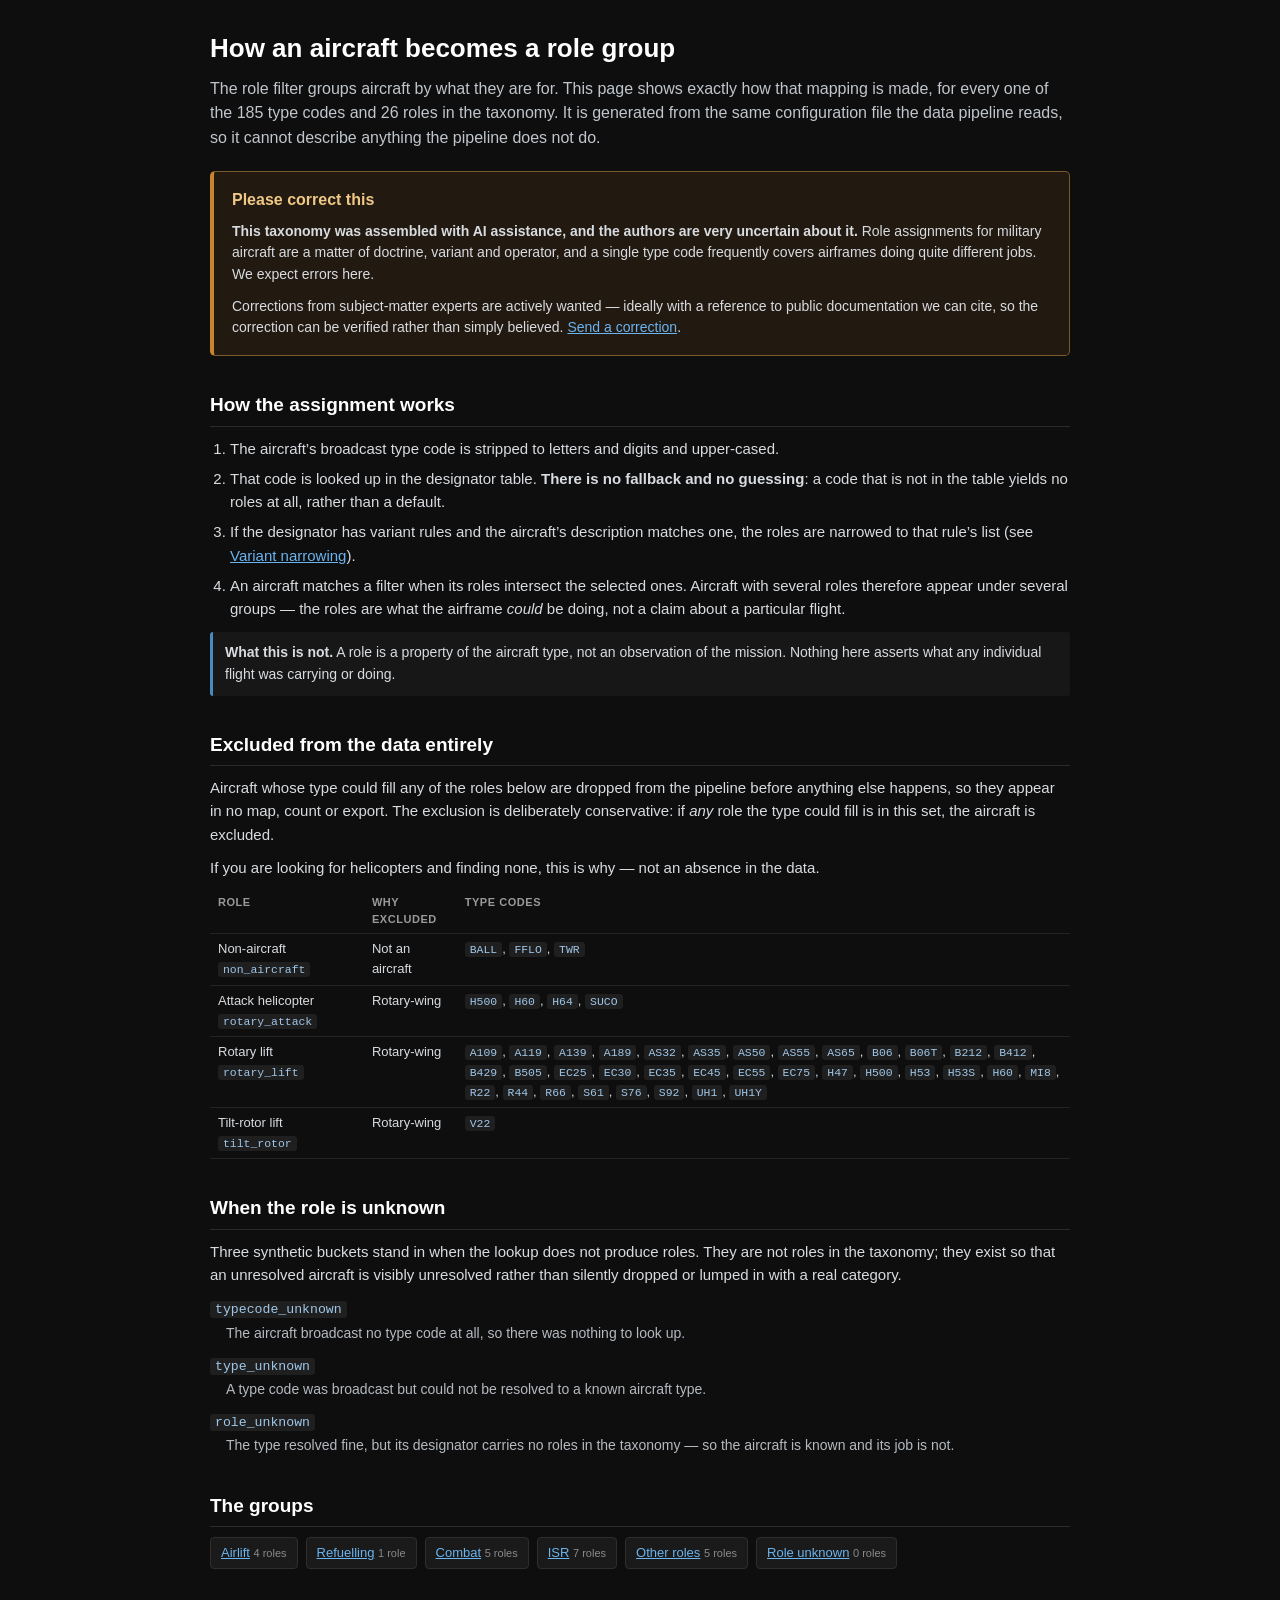
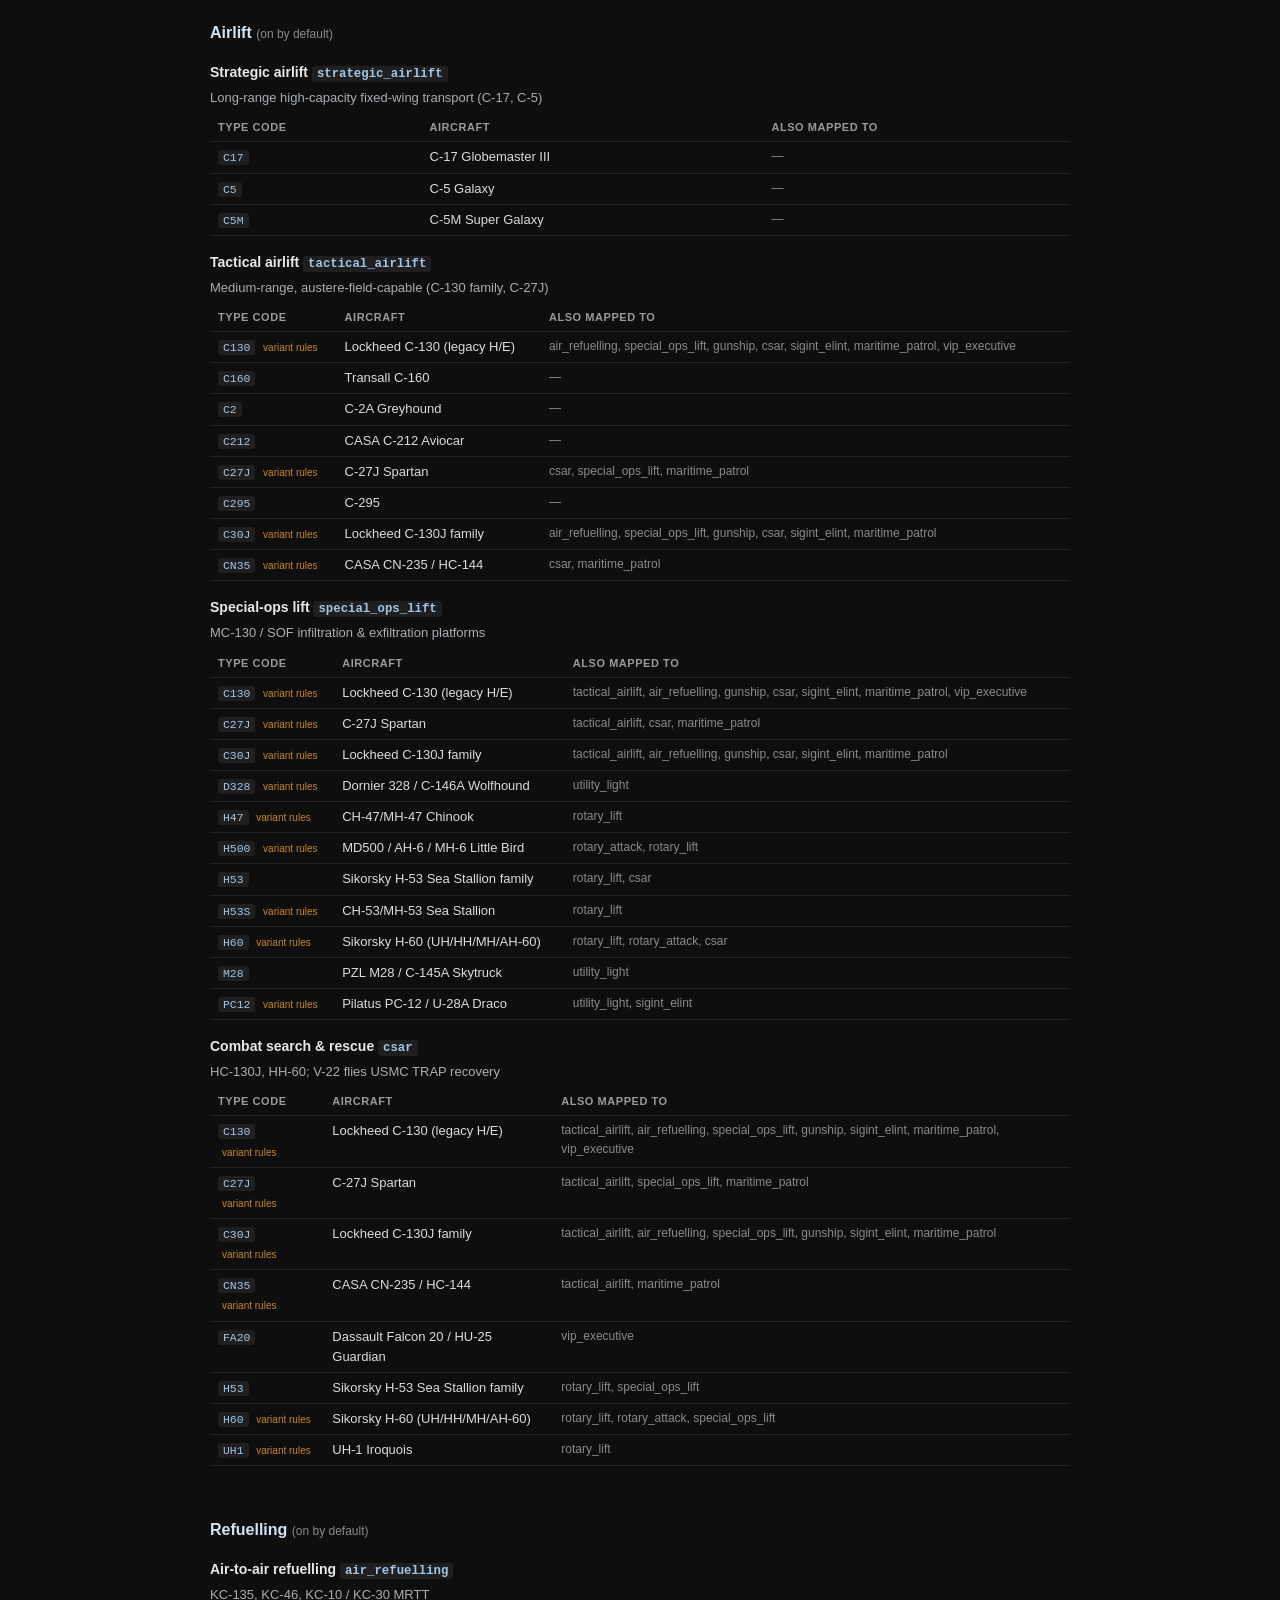
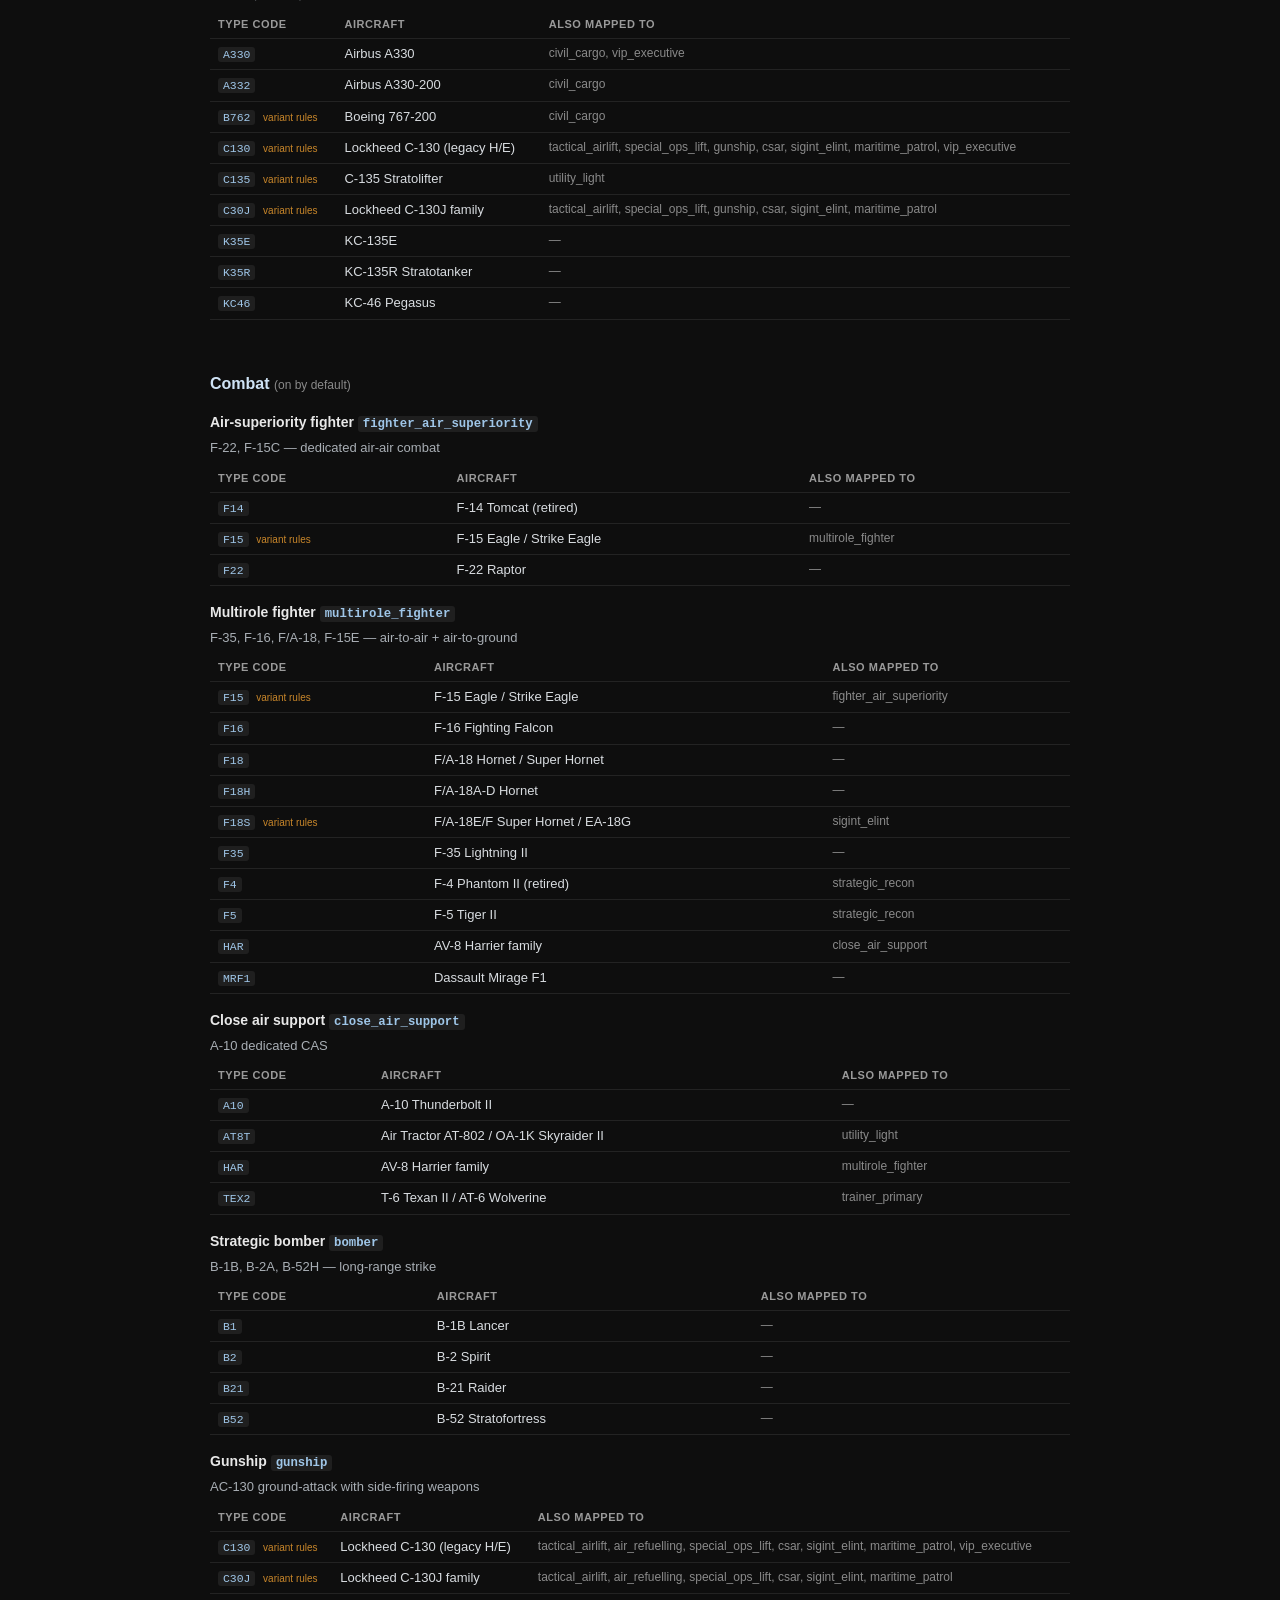
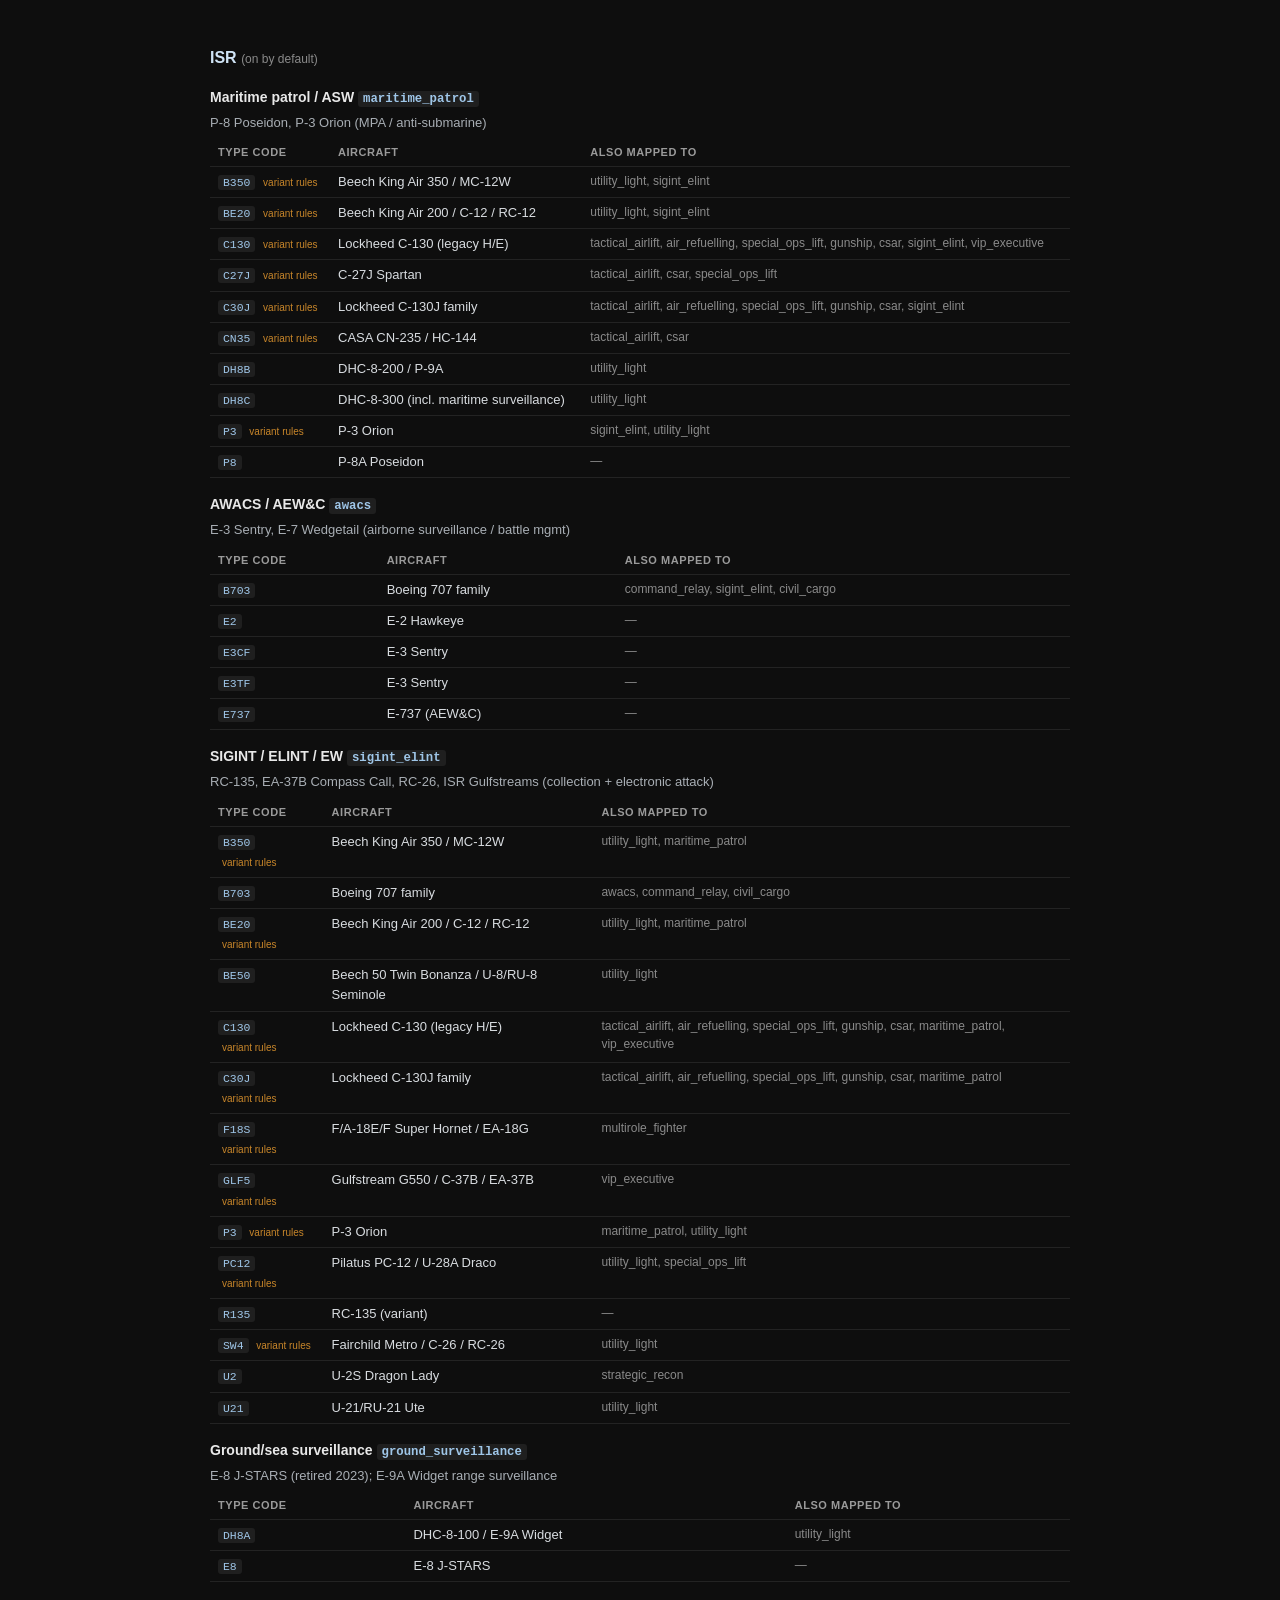
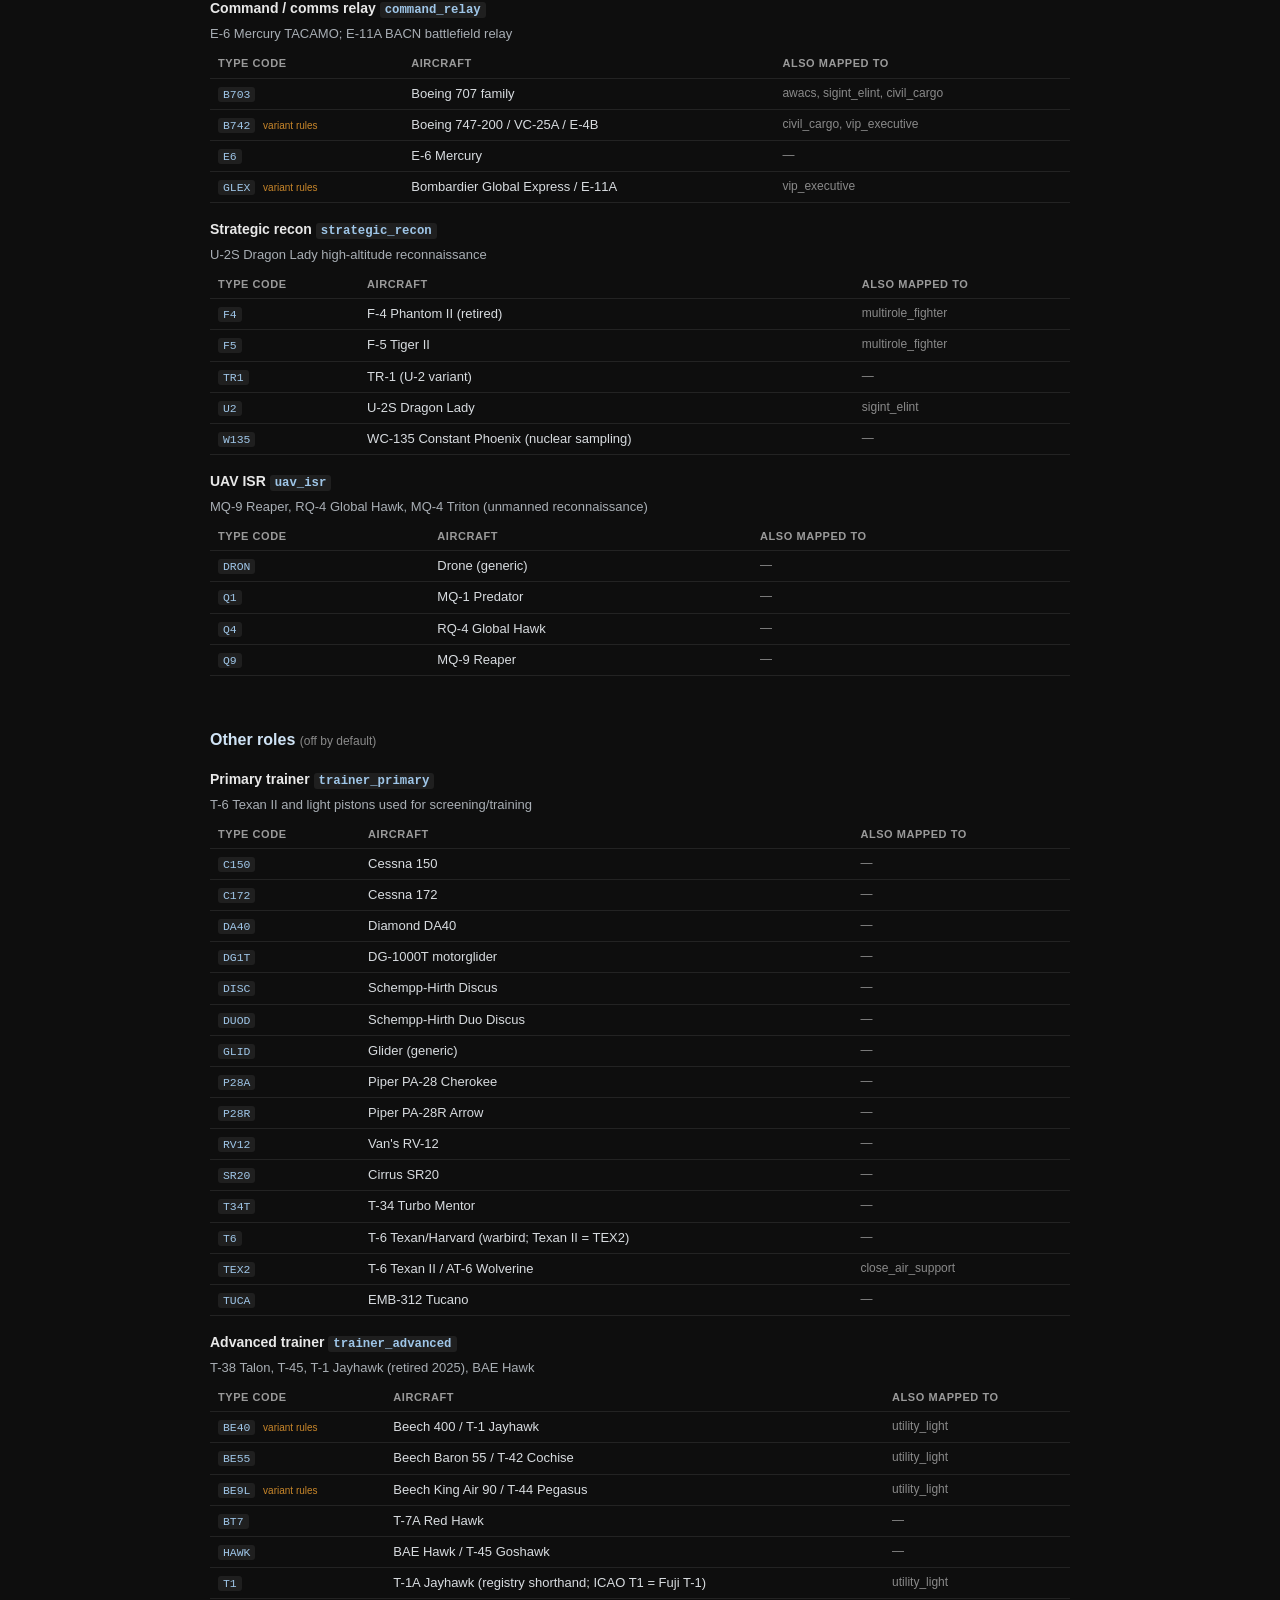
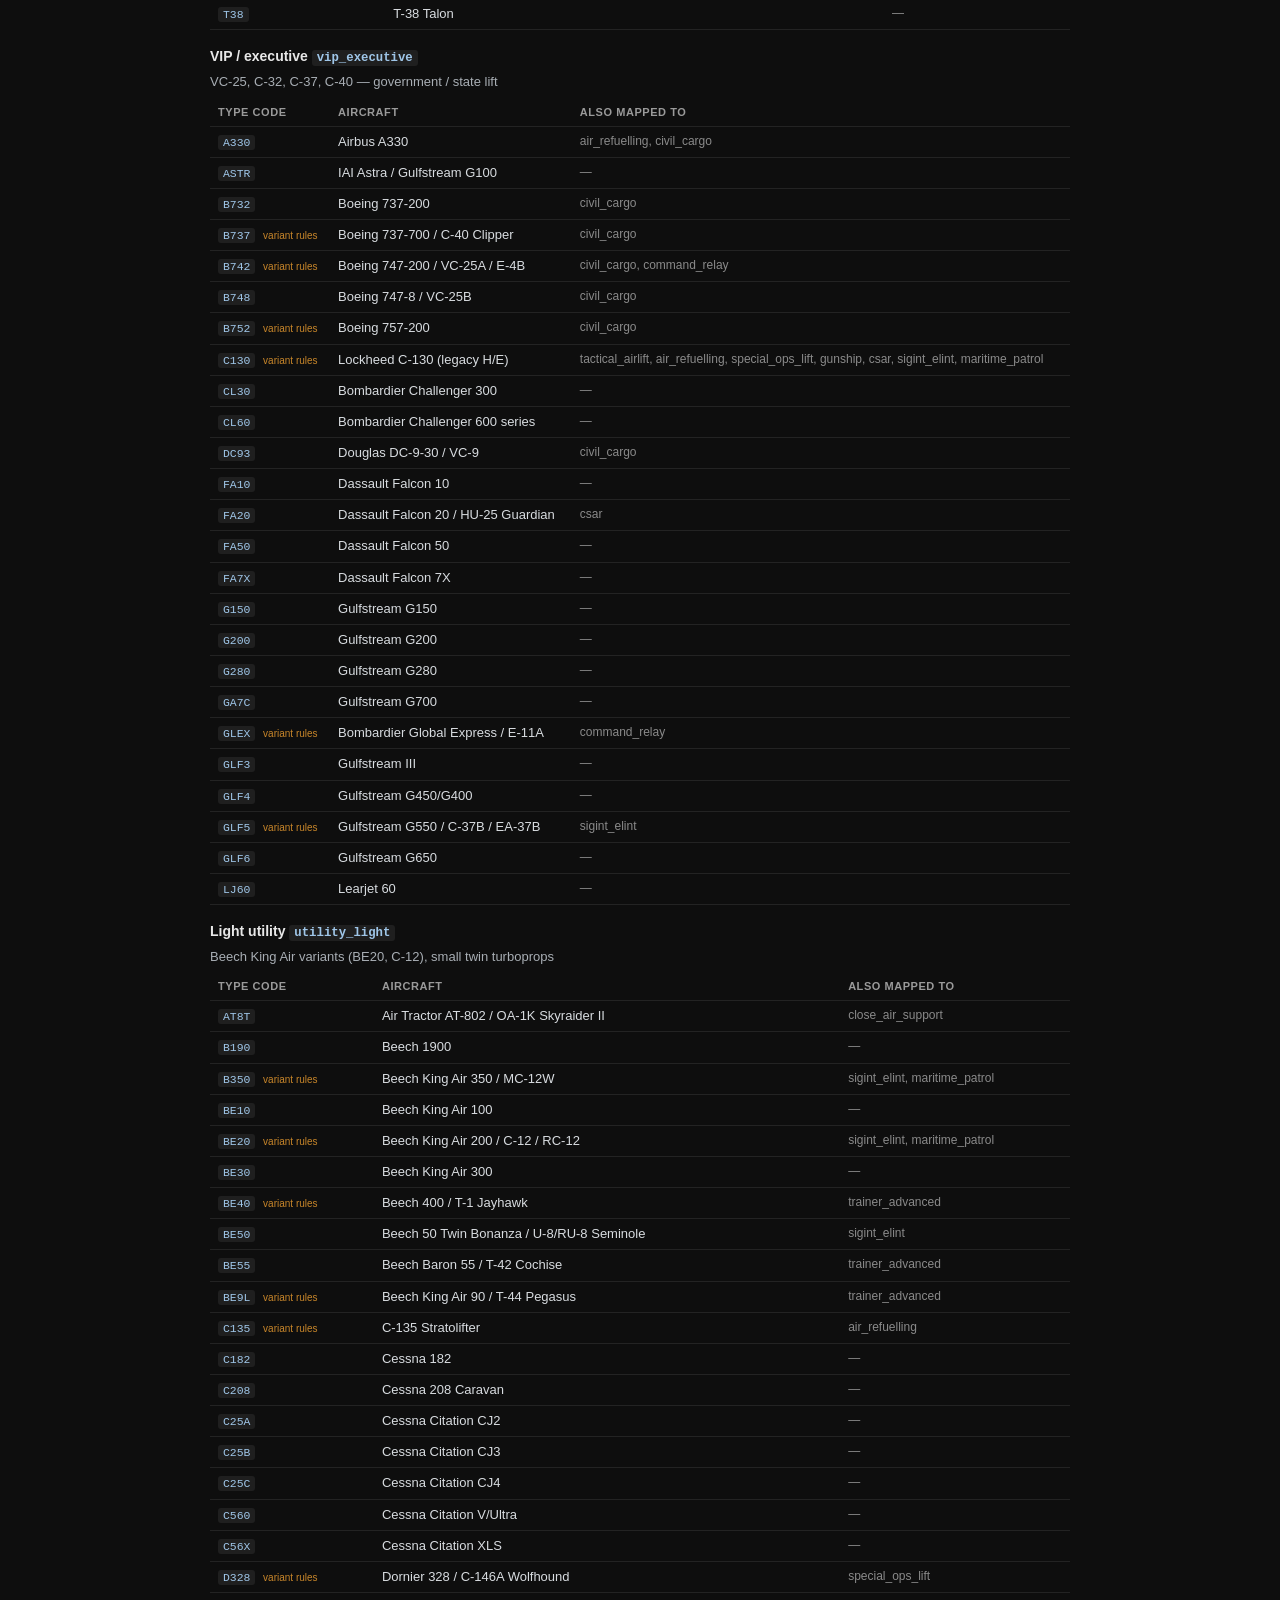
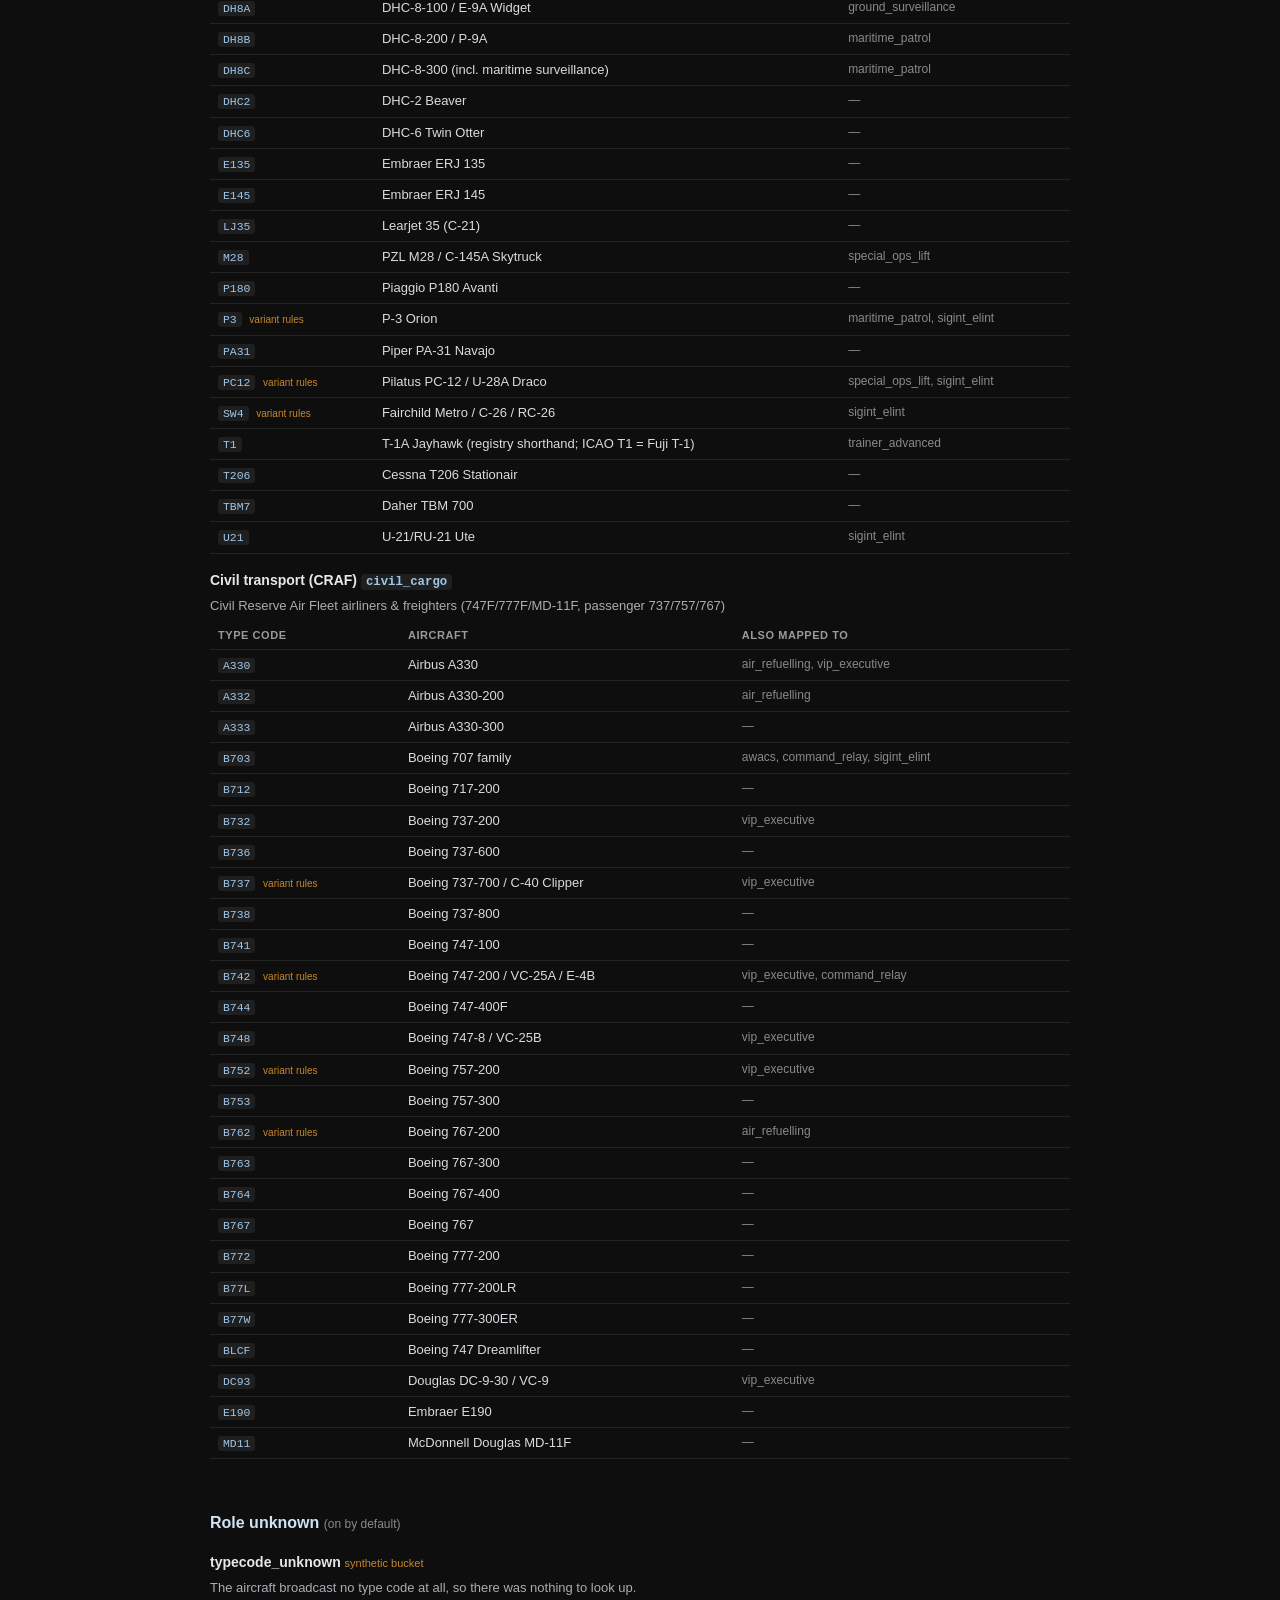
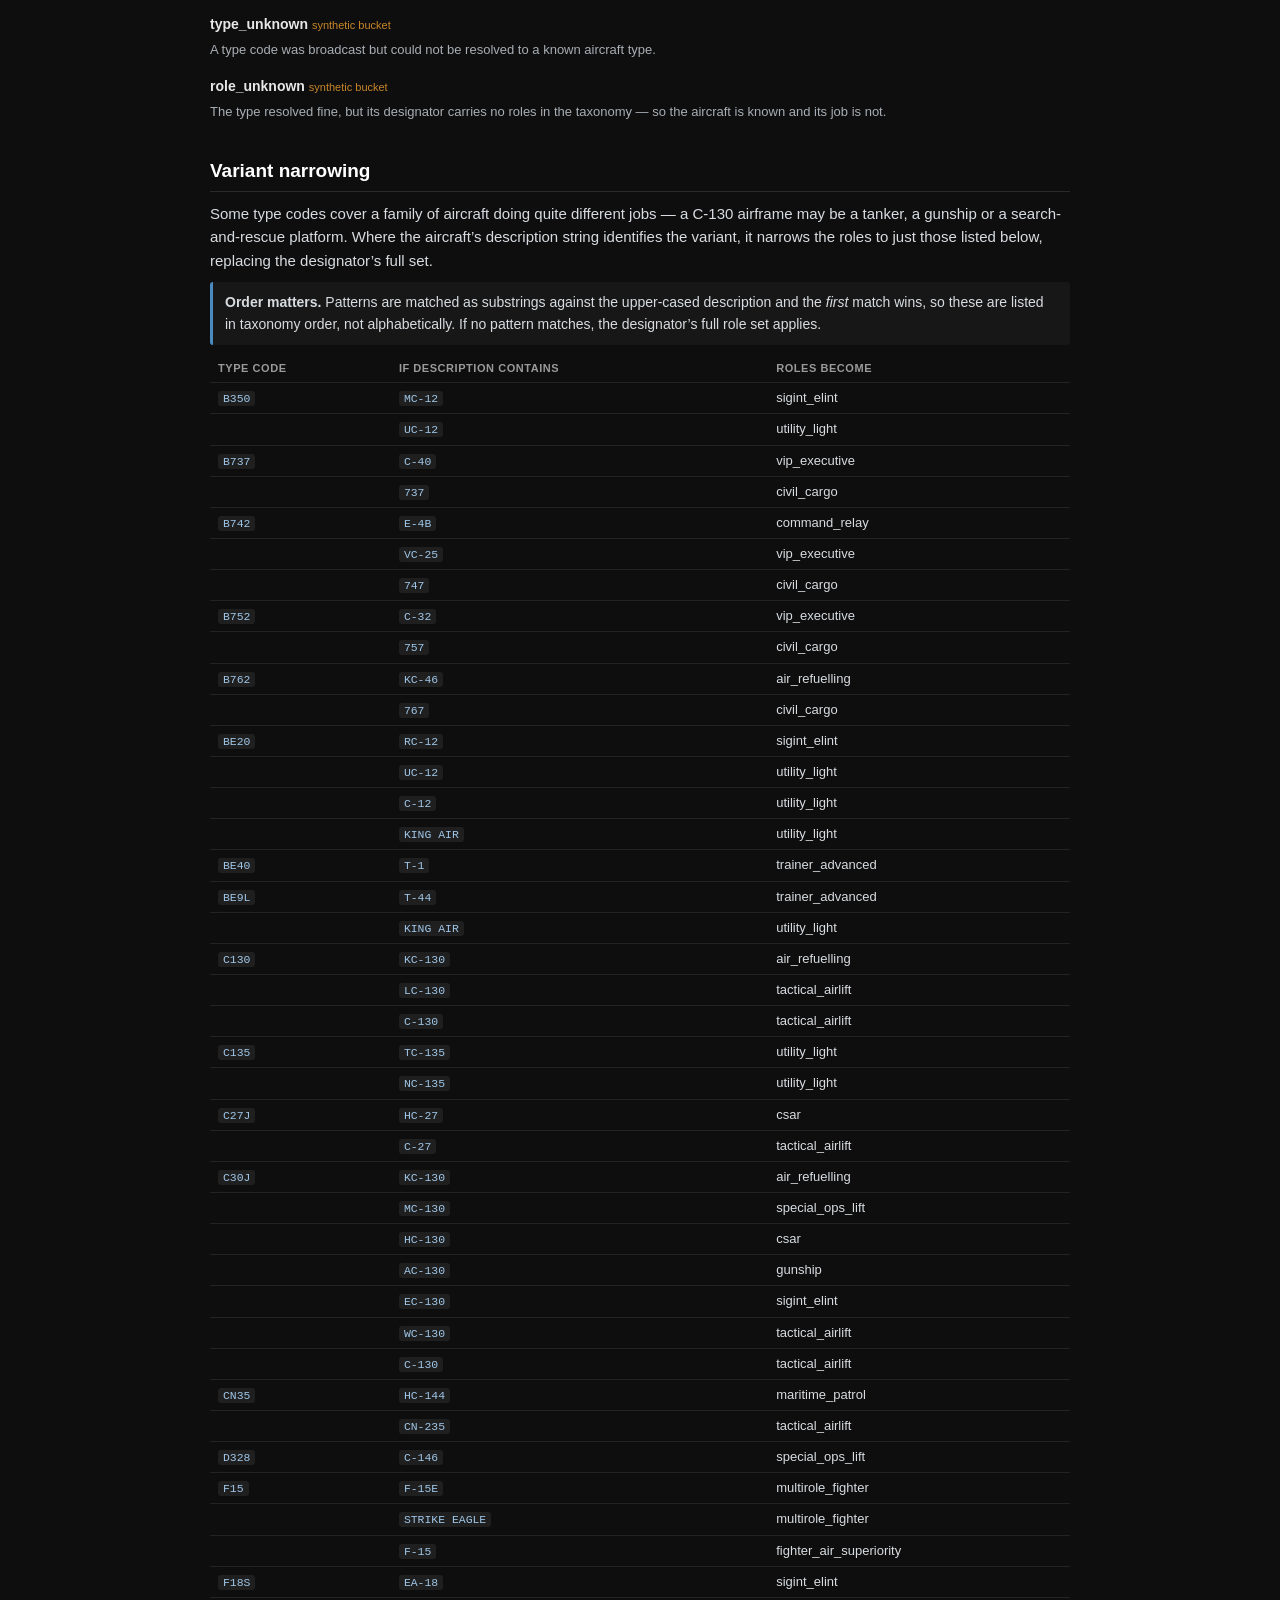
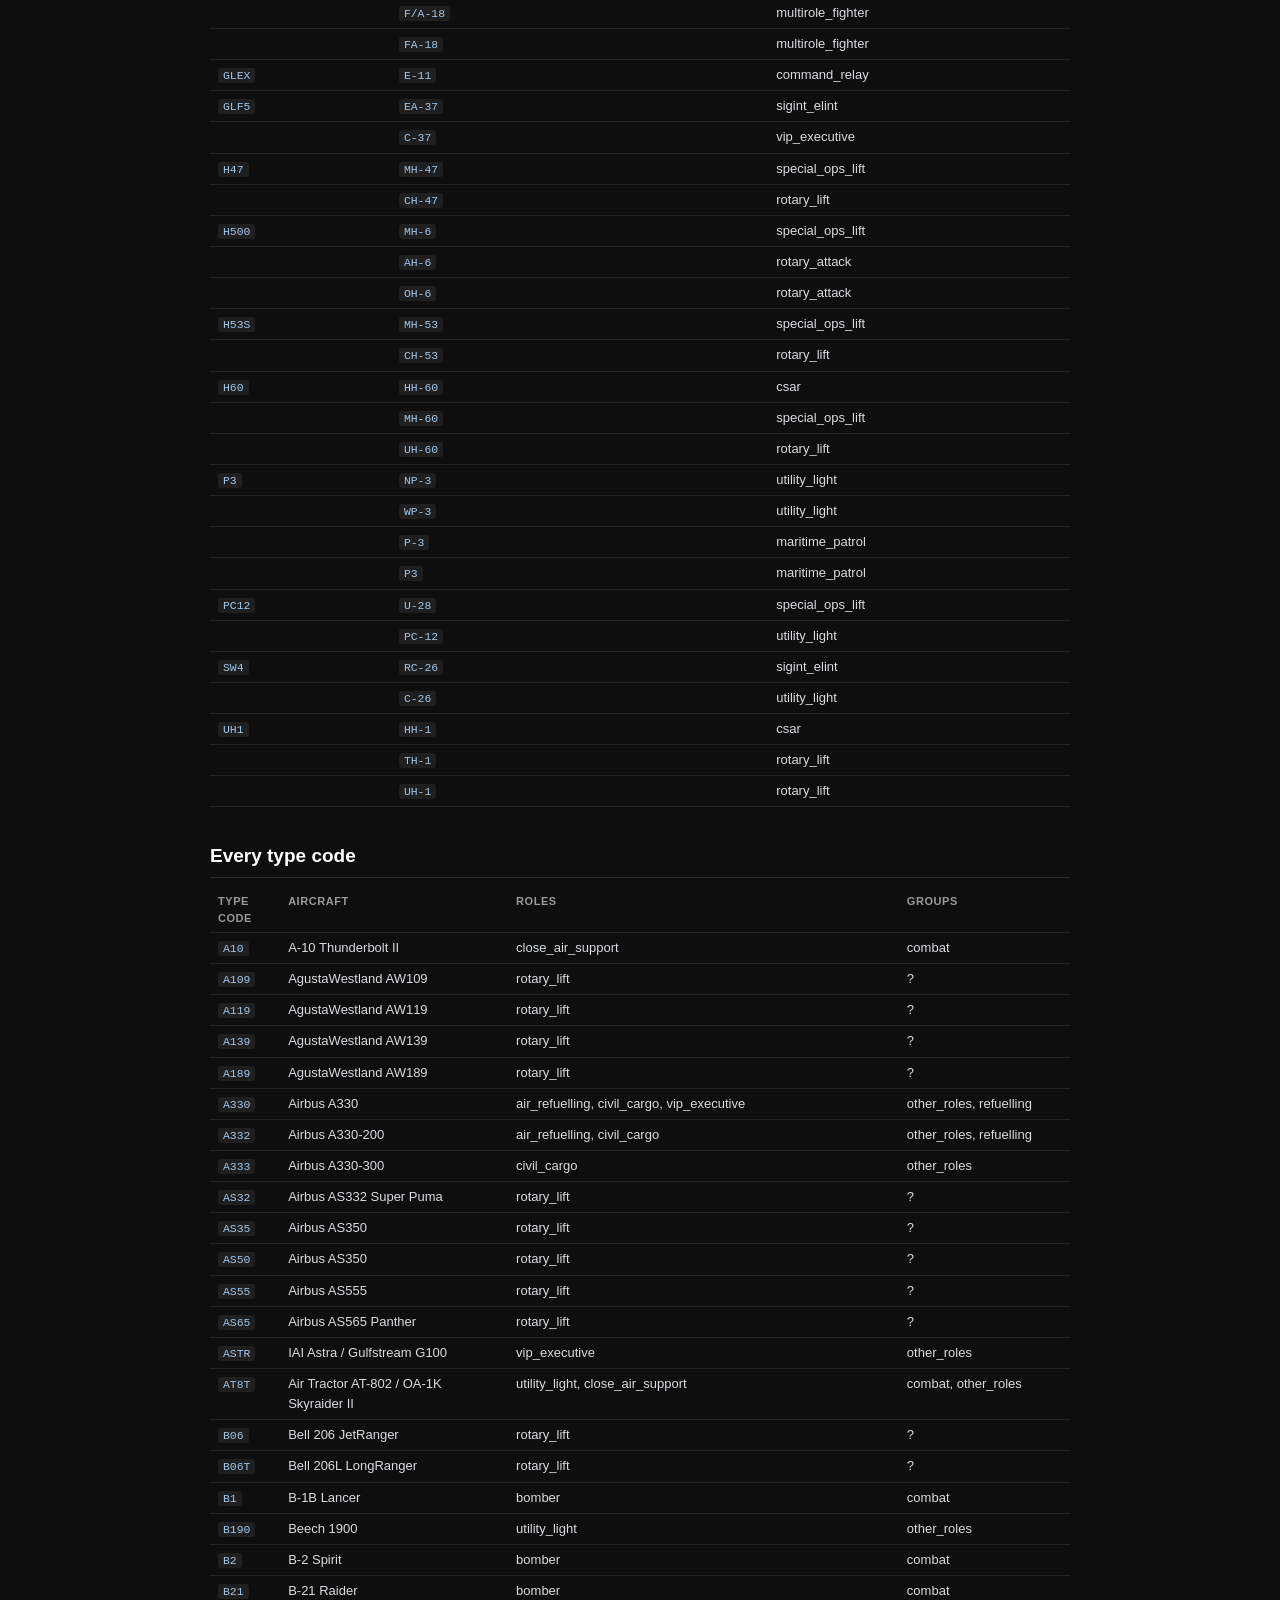
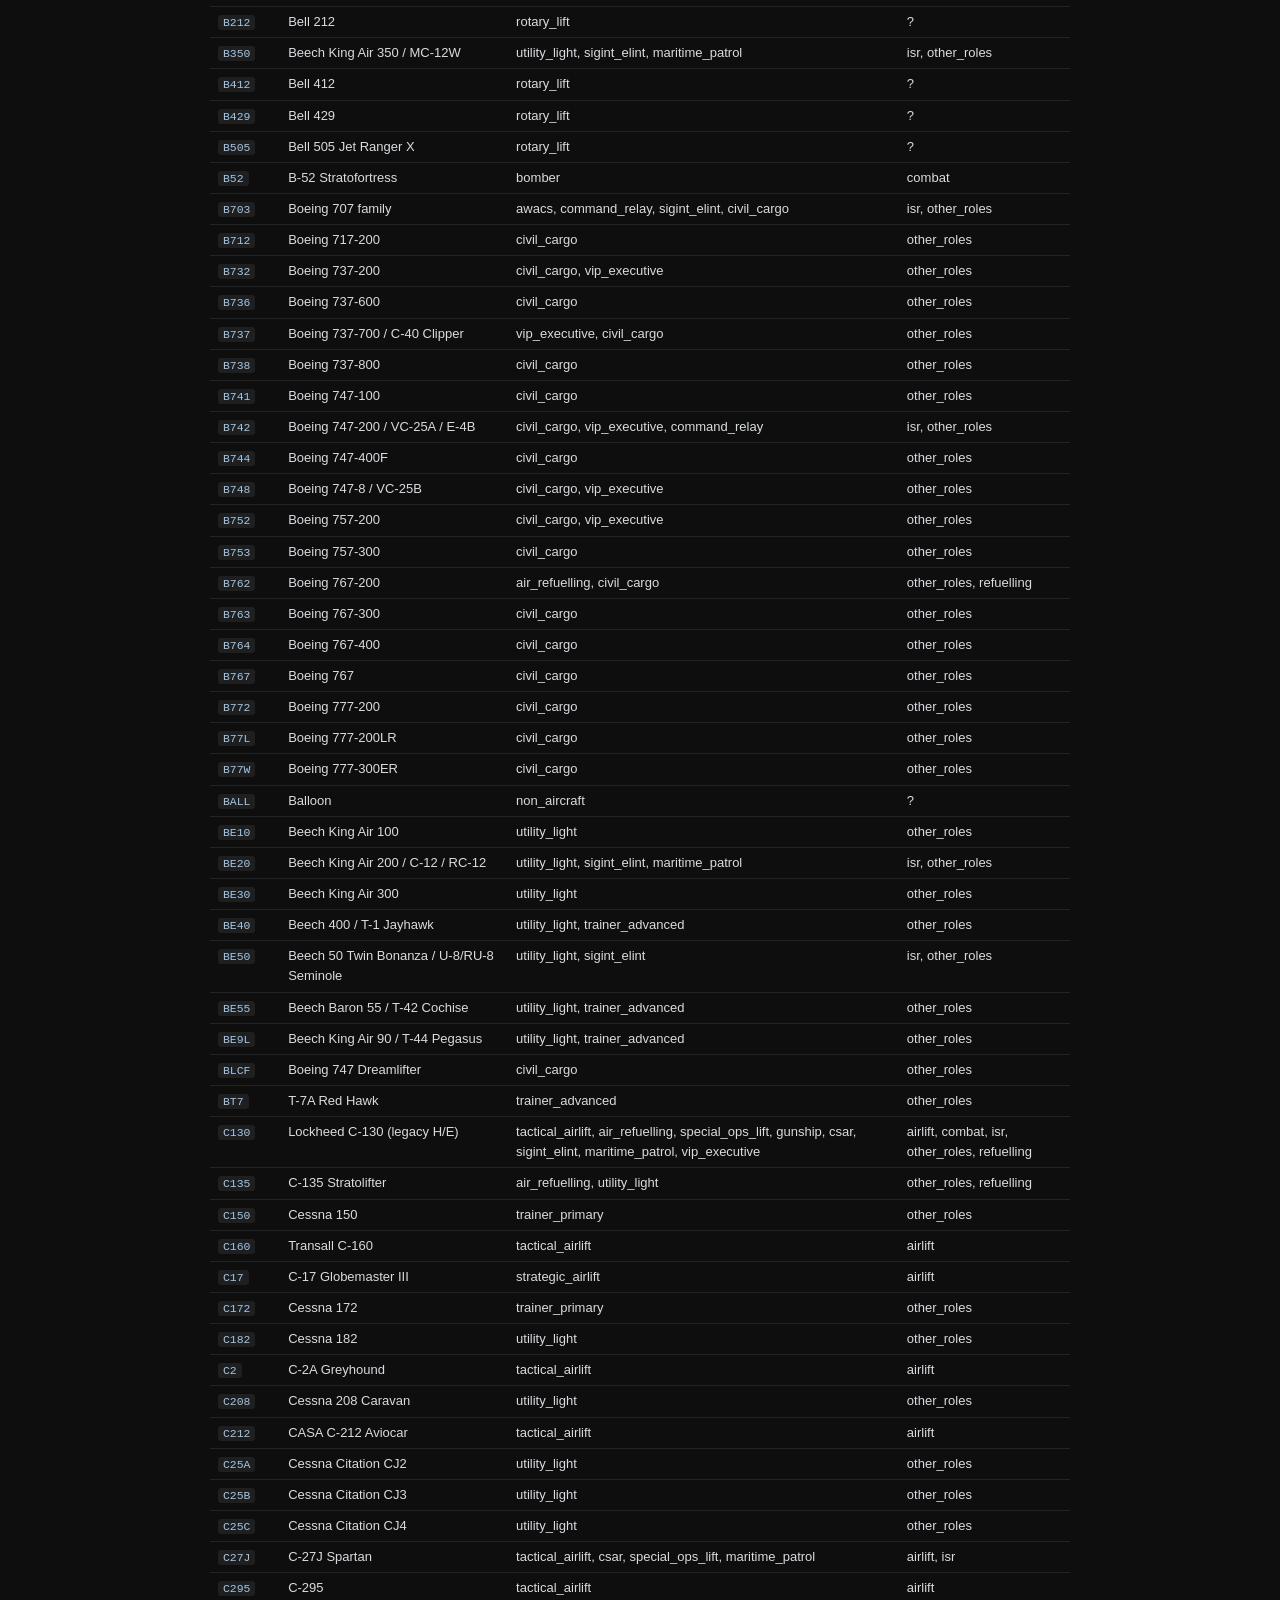
<file: roles.html>
<!DOCTYPE html>
<html lang="en">
<head>
<meta charset="utf-8">
<meta name="viewport" content="width=device-width, initial-scale=1">
<title>Aircraft roles &mdash; Flyover Country</title>
<link rel="icon" type="image/png" href="logo.png">
<link rel="stylesheet" href="roles.css">
</head>
<body>
<main class="roles-page">
<h1>How an aircraft becomes a role group</h1>
<p class='lead'>The role filter groups aircraft by what they are for. This page shows exactly how that mapping is made, for every one of the 185 type codes and 26 roles in the taxonomy. It is generated from the same configuration file the data pipeline reads, so it cannot describe anything the pipeline does not do.</p>
<div class="disclaimer" role="note">
<h2>Please correct this</h2>
<p><strong>This taxonomy was assembled with AI assistance, and the authors are very uncertain about it.</strong> Role assignments for military aircraft are a matter of doctrine, variant and operator, and a single type code frequently covers airframes doing quite different jobs. We expect errors here.</p>
<p>Corrections from subject-matter experts are actively wanted &mdash; ideally with a reference to public documentation we can cite, so the correction can be verified rather than simply believed. <a href="https://cryptpad.fr/form/#/2/form/view/9rqPIEkeCMj6YcADThr2VIzaRop7Neg7+Zco+6yftKM/embed/" target="_blank" rel="noopener">Send a correction</a>.</p>
</div>
<h2 id="how">How the assignment works</h2>
<ol class='how-list'>
<li>The aircraft&rsquo;s broadcast type code is stripped to letters and digits and upper-cased.</li>
<li>That code is looked up in the designator table. <strong>There is no fallback and no guessing</strong>: a code that is not in the table yields no roles at all, rather than a default.</li>
<li>If the designator has variant rules and the aircraft&rsquo;s description matches one, the roles are narrowed to that rule&rsquo;s list (see <a href='#variants'>Variant narrowing</a>).</li>
<li>An aircraft matches a filter when its roles intersect the selected ones. Aircraft with several roles therefore appear under several groups &mdash; the roles are what the airframe <em>could</em> be doing, not a claim about a particular flight.</li>
</ol>
<p class='caveat'><strong>What this is not.</strong> A role is a property of the aircraft type, not an observation of the mission. Nothing here asserts what any individual flight was carrying or doing.</p>
<h2 id="excluded">Excluded from the data entirely</h2>
<p>Aircraft whose type could fill any of the roles below are dropped from the pipeline before anything else happens, so they appear in no map, count or export. The exclusion is deliberately conservative: if <em>any</em> role the type could fill is in this set, the aircraft is excluded.</p><p>If you are looking for helicopters and finding none, this is why &mdash; not an absence in the data.</p>
<table class="excluded-roles">
<thead><tr><th>Role</th><th>Why excluded</th><th>Type codes</th></tr></thead><tbody>
<tr><td>Non-aircraft <code>non_aircraft</code></td><td>Not an aircraft</td><td><code>BALL</code>, <code>FFLO</code>, <code>TWR</code></td></tr>
<tr><td>Attack helicopter <code>rotary_attack</code></td><td>Rotary-wing</td><td><code>H500</code>, <code>H60</code>, <code>H64</code>, <code>SUCO</code></td></tr>
<tr><td>Rotary lift <code>rotary_lift</code></td><td>Rotary-wing</td><td><code>A109</code>, <code>A119</code>, <code>A139</code>, <code>A189</code>, <code>AS32</code>, <code>AS35</code>, <code>AS50</code>, <code>AS55</code>, <code>AS65</code>, <code>B06</code>, <code>B06T</code>, <code>B212</code>, <code>B412</code>, <code>B429</code>, <code>B505</code>, <code>EC25</code>, <code>EC30</code>, <code>EC35</code>, <code>EC45</code>, <code>EC55</code>, <code>EC75</code>, <code>H47</code>, <code>H500</code>, <code>H53</code>, <code>H53S</code>, <code>H60</code>, <code>MI8</code>, <code>R22</code>, <code>R44</code>, <code>R66</code>, <code>S61</code>, <code>S76</code>, <code>S92</code>, <code>UH1</code>, <code>UH1Y</code></td></tr>
<tr><td>Tilt-rotor lift <code>tilt_rotor</code></td><td>Rotary-wing</td><td><code>V22</code></td></tr>
</tbody></table>
<h2 id="unknown">When the role is unknown</h2>
<p>Three synthetic buckets stand in when the lookup does not produce roles. They are not roles in the taxonomy; they exist so that an unresolved aircraft is visibly unresolved rather than silently dropped or lumped in with a real category.</p>
<dl class='buckets'>
<dt><code>typecode_unknown</code></dt><dd>The aircraft broadcast no type code at all, so there was nothing to look up.</dd>
<dt><code>type_unknown</code></dt><dd>A type code was broadcast but could not be resolved to a known aircraft type.</dd>
<dt><code>role_unknown</code></dt><dd>The type resolved fine, but its designator carries no roles in the taxonomy — so the aircraft is known and its job is not.</dd>
</dl>
<h2 id="groups">The groups</h2>
<ul class="group-index">
<li><a href="#group-airlift">Airlift</a> <span class="count">4 roles</span></li>
<li><a href="#group-refuelling">Refuelling</a> <span class="count">1 role</span></li>
<li><a href="#group-combat">Combat</a> <span class="count">5 roles</span></li>
<li><a href="#group-isr">ISR</a> <span class="count">7 roles</span></li>
<li><a href="#group-other_roles">Other roles</a> <span class="count">5 roles</span></li>
<li><a href="#group-role_unknown">Role unknown</a> <span class="count">0 roles</span></li>
</ul>
<section class="role-group" id="group-airlift">
<h3>Airlift <span class="group-flag">(on by default)</span></h3>
<div class="role" id="role-strategic_airlift">
<h4>Strategic airlift <code>strategic_airlift</code></h4>
<p class="role-desc">Long-range high-capacity fixed-wing transport (C-17, C-5)</p>
<table class="designators">
<thead><tr><th>Type code</th><th>Aircraft</th><th>Also mapped to</th></tr></thead><tbody>
<tr><td><code>C17</code></td><td>C-17 Globemaster III</td><td class="other-roles">&mdash;</td></tr>
<tr><td><code>C5</code></td><td>C-5 Galaxy</td><td class="other-roles">&mdash;</td></tr>
<tr><td><code>C5M</code></td><td>C-5M Super Galaxy</td><td class="other-roles">&mdash;</td></tr>
</tbody></table>
</div>
<div class="role" id="role-tactical_airlift">
<h4>Tactical airlift <code>tactical_airlift</code></h4>
<p class="role-desc">Medium-range, austere-field-capable (C-130 family, C-27J)</p>
<table class="designators">
<thead><tr><th>Type code</th><th>Aircraft</th><th>Also mapped to</th></tr></thead><tbody>
<tr><td><code>C130</code> <span class="has-variants" title="Narrowed further by description">variant rules</span></td><td>Lockheed C-130 (legacy H/E)</td><td class="other-roles">air_refuelling, special_ops_lift, gunship, csar, sigint_elint, maritime_patrol, vip_executive</td></tr>
<tr><td><code>C160</code></td><td>Transall C-160</td><td class="other-roles">&mdash;</td></tr>
<tr><td><code>C2</code></td><td>C-2A Greyhound</td><td class="other-roles">&mdash;</td></tr>
<tr><td><code>C212</code></td><td>CASA C-212 Aviocar</td><td class="other-roles">&mdash;</td></tr>
<tr><td><code>C27J</code> <span class="has-variants" title="Narrowed further by description">variant rules</span></td><td>C-27J Spartan</td><td class="other-roles">csar, special_ops_lift, maritime_patrol</td></tr>
<tr><td><code>C295</code></td><td>C-295</td><td class="other-roles">&mdash;</td></tr>
<tr><td><code>C30J</code> <span class="has-variants" title="Narrowed further by description">variant rules</span></td><td>Lockheed C-130J family</td><td class="other-roles">air_refuelling, special_ops_lift, gunship, csar, sigint_elint, maritime_patrol</td></tr>
<tr><td><code>CN35</code> <span class="has-variants" title="Narrowed further by description">variant rules</span></td><td>CASA CN-235 / HC-144</td><td class="other-roles">csar, maritime_patrol</td></tr>
</tbody></table>
</div>
<div class="role" id="role-special_ops_lift">
<h4>Special-ops lift <code>special_ops_lift</code></h4>
<p class="role-desc">MC-130 / SOF infiltration &amp; exfiltration platforms</p>
<table class="designators">
<thead><tr><th>Type code</th><th>Aircraft</th><th>Also mapped to</th></tr></thead><tbody>
<tr><td><code>C130</code> <span class="has-variants" title="Narrowed further by description">variant rules</span></td><td>Lockheed C-130 (legacy H/E)</td><td class="other-roles">tactical_airlift, air_refuelling, gunship, csar, sigint_elint, maritime_patrol, vip_executive</td></tr>
<tr><td><code>C27J</code> <span class="has-variants" title="Narrowed further by description">variant rules</span></td><td>C-27J Spartan</td><td class="other-roles">tactical_airlift, csar, maritime_patrol</td></tr>
<tr><td><code>C30J</code> <span class="has-variants" title="Narrowed further by description">variant rules</span></td><td>Lockheed C-130J family</td><td class="other-roles">tactical_airlift, air_refuelling, gunship, csar, sigint_elint, maritime_patrol</td></tr>
<tr><td><code>D328</code> <span class="has-variants" title="Narrowed further by description">variant rules</span></td><td>Dornier 328 / C-146A Wolfhound</td><td class="other-roles">utility_light</td></tr>
<tr><td><code>H47</code> <span class="has-variants" title="Narrowed further by description">variant rules</span></td><td>CH-47/MH-47 Chinook</td><td class="other-roles">rotary_lift</td></tr>
<tr><td><code>H500</code> <span class="has-variants" title="Narrowed further by description">variant rules</span></td><td>MD500 / AH-6 / MH-6 Little Bird</td><td class="other-roles">rotary_attack, rotary_lift</td></tr>
<tr><td><code>H53</code></td><td>Sikorsky H-53 Sea Stallion family</td><td class="other-roles">rotary_lift, csar</td></tr>
<tr><td><code>H53S</code> <span class="has-variants" title="Narrowed further by description">variant rules</span></td><td>CH-53/MH-53 Sea Stallion</td><td class="other-roles">rotary_lift</td></tr>
<tr><td><code>H60</code> <span class="has-variants" title="Narrowed further by description">variant rules</span></td><td>Sikorsky H-60 (UH/HH/MH/AH-60)</td><td class="other-roles">rotary_lift, rotary_attack, csar</td></tr>
<tr><td><code>M28</code></td><td>PZL M28 / C-145A Skytruck</td><td class="other-roles">utility_light</td></tr>
<tr><td><code>PC12</code> <span class="has-variants" title="Narrowed further by description">variant rules</span></td><td>Pilatus PC-12 / U-28A Draco</td><td class="other-roles">utility_light, sigint_elint</td></tr>
</tbody></table>
</div>
<div class="role" id="role-csar">
<h4>Combat search &amp; rescue <code>csar</code></h4>
<p class="role-desc">HC-130J, HH-60; V-22 flies USMC TRAP recovery</p>
<table class="designators">
<thead><tr><th>Type code</th><th>Aircraft</th><th>Also mapped to</th></tr></thead><tbody>
<tr><td><code>C130</code> <span class="has-variants" title="Narrowed further by description">variant rules</span></td><td>Lockheed C-130 (legacy H/E)</td><td class="other-roles">tactical_airlift, air_refuelling, special_ops_lift, gunship, sigint_elint, maritime_patrol, vip_executive</td></tr>
<tr><td><code>C27J</code> <span class="has-variants" title="Narrowed further by description">variant rules</span></td><td>C-27J Spartan</td><td class="other-roles">tactical_airlift, special_ops_lift, maritime_patrol</td></tr>
<tr><td><code>C30J</code> <span class="has-variants" title="Narrowed further by description">variant rules</span></td><td>Lockheed C-130J family</td><td class="other-roles">tactical_airlift, air_refuelling, special_ops_lift, gunship, sigint_elint, maritime_patrol</td></tr>
<tr><td><code>CN35</code> <span class="has-variants" title="Narrowed further by description">variant rules</span></td><td>CASA CN-235 / HC-144</td><td class="other-roles">tactical_airlift, maritime_patrol</td></tr>
<tr><td><code>FA20</code></td><td>Dassault Falcon 20 / HU-25 Guardian</td><td class="other-roles">vip_executive</td></tr>
<tr><td><code>H53</code></td><td>Sikorsky H-53 Sea Stallion family</td><td class="other-roles">rotary_lift, special_ops_lift</td></tr>
<tr><td><code>H60</code> <span class="has-variants" title="Narrowed further by description">variant rules</span></td><td>Sikorsky H-60 (UH/HH/MH/AH-60)</td><td class="other-roles">rotary_lift, rotary_attack, special_ops_lift</td></tr>
<tr><td><code>UH1</code> <span class="has-variants" title="Narrowed further by description">variant rules</span></td><td>UH-1 Iroquois</td><td class="other-roles">rotary_lift</td></tr>
</tbody></table>
</div>
</section>
<section class="role-group" id="group-refuelling">
<h3>Refuelling <span class="group-flag">(on by default)</span></h3>
<div class="role" id="role-air_refuelling">
<h4>Air-to-air refuelling <code>air_refuelling</code></h4>
<p class="role-desc">KC-135, KC-46, KC-10 / KC-30 MRTT</p>
<table class="designators">
<thead><tr><th>Type code</th><th>Aircraft</th><th>Also mapped to</th></tr></thead><tbody>
<tr><td><code>A330</code></td><td>Airbus A330</td><td class="other-roles">civil_cargo, vip_executive</td></tr>
<tr><td><code>A332</code></td><td>Airbus A330-200</td><td class="other-roles">civil_cargo</td></tr>
<tr><td><code>B762</code> <span class="has-variants" title="Narrowed further by description">variant rules</span></td><td>Boeing 767-200</td><td class="other-roles">civil_cargo</td></tr>
<tr><td><code>C130</code> <span class="has-variants" title="Narrowed further by description">variant rules</span></td><td>Lockheed C-130 (legacy H/E)</td><td class="other-roles">tactical_airlift, special_ops_lift, gunship, csar, sigint_elint, maritime_patrol, vip_executive</td></tr>
<tr><td><code>C135</code> <span class="has-variants" title="Narrowed further by description">variant rules</span></td><td>C-135 Stratolifter</td><td class="other-roles">utility_light</td></tr>
<tr><td><code>C30J</code> <span class="has-variants" title="Narrowed further by description">variant rules</span></td><td>Lockheed C-130J family</td><td class="other-roles">tactical_airlift, special_ops_lift, gunship, csar, sigint_elint, maritime_patrol</td></tr>
<tr><td><code>K35E</code></td><td>KC-135E</td><td class="other-roles">&mdash;</td></tr>
<tr><td><code>K35R</code></td><td>KC-135R Stratotanker</td><td class="other-roles">&mdash;</td></tr>
<tr><td><code>KC46</code></td><td>KC-46 Pegasus</td><td class="other-roles">&mdash;</td></tr>
</tbody></table>
</div>
</section>
<section class="role-group" id="group-combat">
<h3>Combat <span class="group-flag">(on by default)</span></h3>
<div class="role" id="role-fighter_air_superiority">
<h4>Air-superiority fighter <code>fighter_air_superiority</code></h4>
<p class="role-desc">F-22, F-15C — dedicated air-air combat</p>
<table class="designators">
<thead><tr><th>Type code</th><th>Aircraft</th><th>Also mapped to</th></tr></thead><tbody>
<tr><td><code>F14</code></td><td>F-14 Tomcat (retired)</td><td class="other-roles">&mdash;</td></tr>
<tr><td><code>F15</code> <span class="has-variants" title="Narrowed further by description">variant rules</span></td><td>F-15 Eagle / Strike Eagle</td><td class="other-roles">multirole_fighter</td></tr>
<tr><td><code>F22</code></td><td>F-22 Raptor</td><td class="other-roles">&mdash;</td></tr>
</tbody></table>
</div>
<div class="role" id="role-multirole_fighter">
<h4>Multirole fighter <code>multirole_fighter</code></h4>
<p class="role-desc">F-35, F-16, F/A-18, F-15E — air-to-air + air-to-ground</p>
<table class="designators">
<thead><tr><th>Type code</th><th>Aircraft</th><th>Also mapped to</th></tr></thead><tbody>
<tr><td><code>F15</code> <span class="has-variants" title="Narrowed further by description">variant rules</span></td><td>F-15 Eagle / Strike Eagle</td><td class="other-roles">fighter_air_superiority</td></tr>
<tr><td><code>F16</code></td><td>F-16 Fighting Falcon</td><td class="other-roles">&mdash;</td></tr>
<tr><td><code>F18</code></td><td>F/A-18 Hornet / Super Hornet</td><td class="other-roles">&mdash;</td></tr>
<tr><td><code>F18H</code></td><td>F/A-18A-D Hornet</td><td class="other-roles">&mdash;</td></tr>
<tr><td><code>F18S</code> <span class="has-variants" title="Narrowed further by description">variant rules</span></td><td>F/A-18E/F Super Hornet / EA-18G</td><td class="other-roles">sigint_elint</td></tr>
<tr><td><code>F35</code></td><td>F-35 Lightning II</td><td class="other-roles">&mdash;</td></tr>
<tr><td><code>F4</code></td><td>F-4 Phantom II (retired)</td><td class="other-roles">strategic_recon</td></tr>
<tr><td><code>F5</code></td><td>F-5 Tiger II</td><td class="other-roles">strategic_recon</td></tr>
<tr><td><code>HAR</code></td><td>AV-8 Harrier family</td><td class="other-roles">close_air_support</td></tr>
<tr><td><code>MRF1</code></td><td>Dassault Mirage F1</td><td class="other-roles">&mdash;</td></tr>
</tbody></table>
</div>
<div class="role" id="role-close_air_support">
<h4>Close air support <code>close_air_support</code></h4>
<p class="role-desc">A-10 dedicated CAS</p>
<table class="designators">
<thead><tr><th>Type code</th><th>Aircraft</th><th>Also mapped to</th></tr></thead><tbody>
<tr><td><code>A10</code></td><td>A-10 Thunderbolt II</td><td class="other-roles">&mdash;</td></tr>
<tr><td><code>AT8T</code></td><td>Air Tractor AT-802 / OA-1K Skyraider II</td><td class="other-roles">utility_light</td></tr>
<tr><td><code>HAR</code></td><td>AV-8 Harrier family</td><td class="other-roles">multirole_fighter</td></tr>
<tr><td><code>TEX2</code></td><td>T-6 Texan II / AT-6 Wolverine</td><td class="other-roles">trainer_primary</td></tr>
</tbody></table>
</div>
<div class="role" id="role-bomber">
<h4>Strategic bomber <code>bomber</code></h4>
<p class="role-desc">B-1B, B-2A, B-52H — long-range strike</p>
<table class="designators">
<thead><tr><th>Type code</th><th>Aircraft</th><th>Also mapped to</th></tr></thead><tbody>
<tr><td><code>B1</code></td><td>B-1B Lancer</td><td class="other-roles">&mdash;</td></tr>
<tr><td><code>B2</code></td><td>B-2 Spirit</td><td class="other-roles">&mdash;</td></tr>
<tr><td><code>B21</code></td><td>B-21 Raider</td><td class="other-roles">&mdash;</td></tr>
<tr><td><code>B52</code></td><td>B-52 Stratofortress</td><td class="other-roles">&mdash;</td></tr>
</tbody></table>
</div>
<div class="role" id="role-gunship">
<h4>Gunship <code>gunship</code></h4>
<p class="role-desc">AC-130 ground-attack with side-firing weapons</p>
<table class="designators">
<thead><tr><th>Type code</th><th>Aircraft</th><th>Also mapped to</th></tr></thead><tbody>
<tr><td><code>C130</code> <span class="has-variants" title="Narrowed further by description">variant rules</span></td><td>Lockheed C-130 (legacy H/E)</td><td class="other-roles">tactical_airlift, air_refuelling, special_ops_lift, csar, sigint_elint, maritime_patrol, vip_executive</td></tr>
<tr><td><code>C30J</code> <span class="has-variants" title="Narrowed further by description">variant rules</span></td><td>Lockheed C-130J family</td><td class="other-roles">tactical_airlift, air_refuelling, special_ops_lift, csar, sigint_elint, maritime_patrol</td></tr>
</tbody></table>
</div>
</section>
<section class="role-group" id="group-isr">
<h3>ISR <span class="group-flag">(on by default)</span></h3>
<div class="role" id="role-maritime_patrol">
<h4>Maritime patrol / ASW <code>maritime_patrol</code></h4>
<p class="role-desc">P-8 Poseidon, P-3 Orion (MPA / anti-submarine)</p>
<table class="designators">
<thead><tr><th>Type code</th><th>Aircraft</th><th>Also mapped to</th></tr></thead><tbody>
<tr><td><code>B350</code> <span class="has-variants" title="Narrowed further by description">variant rules</span></td><td>Beech King Air 350 / MC-12W</td><td class="other-roles">utility_light, sigint_elint</td></tr>
<tr><td><code>BE20</code> <span class="has-variants" title="Narrowed further by description">variant rules</span></td><td>Beech King Air 200 / C-12 / RC-12</td><td class="other-roles">utility_light, sigint_elint</td></tr>
<tr><td><code>C130</code> <span class="has-variants" title="Narrowed further by description">variant rules</span></td><td>Lockheed C-130 (legacy H/E)</td><td class="other-roles">tactical_airlift, air_refuelling, special_ops_lift, gunship, csar, sigint_elint, vip_executive</td></tr>
<tr><td><code>C27J</code> <span class="has-variants" title="Narrowed further by description">variant rules</span></td><td>C-27J Spartan</td><td class="other-roles">tactical_airlift, csar, special_ops_lift</td></tr>
<tr><td><code>C30J</code> <span class="has-variants" title="Narrowed further by description">variant rules</span></td><td>Lockheed C-130J family</td><td class="other-roles">tactical_airlift, air_refuelling, special_ops_lift, gunship, csar, sigint_elint</td></tr>
<tr><td><code>CN35</code> <span class="has-variants" title="Narrowed further by description">variant rules</span></td><td>CASA CN-235 / HC-144</td><td class="other-roles">tactical_airlift, csar</td></tr>
<tr><td><code>DH8B</code></td><td>DHC-8-200 / P-9A</td><td class="other-roles">utility_light</td></tr>
<tr><td><code>DH8C</code></td><td>DHC-8-300 (incl. maritime surveillance)</td><td class="other-roles">utility_light</td></tr>
<tr><td><code>P3</code> <span class="has-variants" title="Narrowed further by description">variant rules</span></td><td>P-3 Orion</td><td class="other-roles">sigint_elint, utility_light</td></tr>
<tr><td><code>P8</code></td><td>P-8A Poseidon</td><td class="other-roles">&mdash;</td></tr>
</tbody></table>
</div>
<div class="role" id="role-awacs">
<h4>AWACS / AEW&amp;C <code>awacs</code></h4>
<p class="role-desc">E-3 Sentry, E-7 Wedgetail (airborne surveillance / battle mgmt)</p>
<table class="designators">
<thead><tr><th>Type code</th><th>Aircraft</th><th>Also mapped to</th></tr></thead><tbody>
<tr><td><code>B703</code></td><td>Boeing 707 family</td><td class="other-roles">command_relay, sigint_elint, civil_cargo</td></tr>
<tr><td><code>E2</code></td><td>E-2 Hawkeye</td><td class="other-roles">&mdash;</td></tr>
<tr><td><code>E3CF</code></td><td>E-3 Sentry</td><td class="other-roles">&mdash;</td></tr>
<tr><td><code>E3TF</code></td><td>E-3 Sentry</td><td class="other-roles">&mdash;</td></tr>
<tr><td><code>E737</code></td><td>E-737 (AEW&amp;C)</td><td class="other-roles">&mdash;</td></tr>
</tbody></table>
</div>
<div class="role" id="role-sigint_elint">
<h4>SIGINT / ELINT / EW <code>sigint_elint</code></h4>
<p class="role-desc">RC-135, EA-37B Compass Call, RC-26, ISR Gulfstreams (collection + electronic attack)</p>
<table class="designators">
<thead><tr><th>Type code</th><th>Aircraft</th><th>Also mapped to</th></tr></thead><tbody>
<tr><td><code>B350</code> <span class="has-variants" title="Narrowed further by description">variant rules</span></td><td>Beech King Air 350 / MC-12W</td><td class="other-roles">utility_light, maritime_patrol</td></tr>
<tr><td><code>B703</code></td><td>Boeing 707 family</td><td class="other-roles">awacs, command_relay, civil_cargo</td></tr>
<tr><td><code>BE20</code> <span class="has-variants" title="Narrowed further by description">variant rules</span></td><td>Beech King Air 200 / C-12 / RC-12</td><td class="other-roles">utility_light, maritime_patrol</td></tr>
<tr><td><code>BE50</code></td><td>Beech 50 Twin Bonanza / U-8/RU-8 Seminole</td><td class="other-roles">utility_light</td></tr>
<tr><td><code>C130</code> <span class="has-variants" title="Narrowed further by description">variant rules</span></td><td>Lockheed C-130 (legacy H/E)</td><td class="other-roles">tactical_airlift, air_refuelling, special_ops_lift, gunship, csar, maritime_patrol, vip_executive</td></tr>
<tr><td><code>C30J</code> <span class="has-variants" title="Narrowed further by description">variant rules</span></td><td>Lockheed C-130J family</td><td class="other-roles">tactical_airlift, air_refuelling, special_ops_lift, gunship, csar, maritime_patrol</td></tr>
<tr><td><code>F18S</code> <span class="has-variants" title="Narrowed further by description">variant rules</span></td><td>F/A-18E/F Super Hornet / EA-18G</td><td class="other-roles">multirole_fighter</td></tr>
<tr><td><code>GLF5</code> <span class="has-variants" title="Narrowed further by description">variant rules</span></td><td>Gulfstream G550 / C-37B / EA-37B</td><td class="other-roles">vip_executive</td></tr>
<tr><td><code>P3</code> <span class="has-variants" title="Narrowed further by description">variant rules</span></td><td>P-3 Orion</td><td class="other-roles">maritime_patrol, utility_light</td></tr>
<tr><td><code>PC12</code> <span class="has-variants" title="Narrowed further by description">variant rules</span></td><td>Pilatus PC-12 / U-28A Draco</td><td class="other-roles">utility_light, special_ops_lift</td></tr>
<tr><td><code>R135</code></td><td>RC-135 (variant)</td><td class="other-roles">&mdash;</td></tr>
<tr><td><code>SW4</code> <span class="has-variants" title="Narrowed further by description">variant rules</span></td><td>Fairchild Metro / C-26 / RC-26</td><td class="other-roles">utility_light</td></tr>
<tr><td><code>U2</code></td><td>U-2S Dragon Lady</td><td class="other-roles">strategic_recon</td></tr>
<tr><td><code>U21</code></td><td>U-21/RU-21 Ute</td><td class="other-roles">utility_light</td></tr>
</tbody></table>
</div>
<div class="role" id="role-ground_surveillance">
<h4>Ground/sea surveillance <code>ground_surveillance</code></h4>
<p class="role-desc">E-8 J-STARS (retired 2023); E-9A Widget range surveillance</p>
<table class="designators">
<thead><tr><th>Type code</th><th>Aircraft</th><th>Also mapped to</th></tr></thead><tbody>
<tr><td><code>DH8A</code></td><td>DHC-8-100 / E-9A Widget</td><td class="other-roles">utility_light</td></tr>
<tr><td><code>E8</code></td><td>E-8 J-STARS</td><td class="other-roles">&mdash;</td></tr>
</tbody></table>
</div>
<div class="role" id="role-command_relay">
<h4>Command / comms relay <code>command_relay</code></h4>
<p class="role-desc">E-6 Mercury TACAMO; E-11A BACN battlefield relay</p>
<table class="designators">
<thead><tr><th>Type code</th><th>Aircraft</th><th>Also mapped to</th></tr></thead><tbody>
<tr><td><code>B703</code></td><td>Boeing 707 family</td><td class="other-roles">awacs, sigint_elint, civil_cargo</td></tr>
<tr><td><code>B742</code> <span class="has-variants" title="Narrowed further by description">variant rules</span></td><td>Boeing 747-200 / VC-25A / E-4B</td><td class="other-roles">civil_cargo, vip_executive</td></tr>
<tr><td><code>E6</code></td><td>E-6 Mercury</td><td class="other-roles">&mdash;</td></tr>
<tr><td><code>GLEX</code> <span class="has-variants" title="Narrowed further by description">variant rules</span></td><td>Bombardier Global Express / E-11A</td><td class="other-roles">vip_executive</td></tr>
</tbody></table>
</div>
<div class="role" id="role-strategic_recon">
<h4>Strategic recon <code>strategic_recon</code></h4>
<p class="role-desc">U-2S Dragon Lady high-altitude reconnaissance</p>
<table class="designators">
<thead><tr><th>Type code</th><th>Aircraft</th><th>Also mapped to</th></tr></thead><tbody>
<tr><td><code>F4</code></td><td>F-4 Phantom II (retired)</td><td class="other-roles">multirole_fighter</td></tr>
<tr><td><code>F5</code></td><td>F-5 Tiger II</td><td class="other-roles">multirole_fighter</td></tr>
<tr><td><code>TR1</code></td><td>TR-1 (U-2 variant)</td><td class="other-roles">&mdash;</td></tr>
<tr><td><code>U2</code></td><td>U-2S Dragon Lady</td><td class="other-roles">sigint_elint</td></tr>
<tr><td><code>W135</code></td><td>WC-135 Constant Phoenix (nuclear sampling)</td><td class="other-roles">&mdash;</td></tr>
</tbody></table>
</div>
<div class="role" id="role-uav_isr">
<h4>UAV ISR <code>uav_isr</code></h4>
<p class="role-desc">MQ-9 Reaper, RQ-4 Global Hawk, MQ-4 Triton (unmanned reconnaissance)</p>
<table class="designators">
<thead><tr><th>Type code</th><th>Aircraft</th><th>Also mapped to</th></tr></thead><tbody>
<tr><td><code>DRON</code></td><td>Drone (generic)</td><td class="other-roles">&mdash;</td></tr>
<tr><td><code>Q1</code></td><td>MQ-1 Predator</td><td class="other-roles">&mdash;</td></tr>
<tr><td><code>Q4</code></td><td>RQ-4 Global Hawk</td><td class="other-roles">&mdash;</td></tr>
<tr><td><code>Q9</code></td><td>MQ-9 Reaper</td><td class="other-roles">&mdash;</td></tr>
</tbody></table>
</div>
</section>
<section class="role-group" id="group-other_roles">
<h3>Other roles <span class="group-flag">(off by default)</span></h3>
<div class="role" id="role-trainer_primary">
<h4>Primary trainer <code>trainer_primary</code></h4>
<p class="role-desc">T-6 Texan II and light pistons used for screening/training</p>
<table class="designators">
<thead><tr><th>Type code</th><th>Aircraft</th><th>Also mapped to</th></tr></thead><tbody>
<tr><td><code>C150</code></td><td>Cessna 150</td><td class="other-roles">&mdash;</td></tr>
<tr><td><code>C172</code></td><td>Cessna 172</td><td class="other-roles">&mdash;</td></tr>
<tr><td><code>DA40</code></td><td>Diamond DA40</td><td class="other-roles">&mdash;</td></tr>
<tr><td><code>DG1T</code></td><td>DG-1000T motorglider</td><td class="other-roles">&mdash;</td></tr>
<tr><td><code>DISC</code></td><td>Schempp-Hirth Discus</td><td class="other-roles">&mdash;</td></tr>
<tr><td><code>DUOD</code></td><td>Schempp-Hirth Duo Discus</td><td class="other-roles">&mdash;</td></tr>
<tr><td><code>GLID</code></td><td>Glider (generic)</td><td class="other-roles">&mdash;</td></tr>
<tr><td><code>P28A</code></td><td>Piper PA-28 Cherokee</td><td class="other-roles">&mdash;</td></tr>
<tr><td><code>P28R</code></td><td>Piper PA-28R Arrow</td><td class="other-roles">&mdash;</td></tr>
<tr><td><code>RV12</code></td><td>Van&#x27;s RV-12</td><td class="other-roles">&mdash;</td></tr>
<tr><td><code>SR20</code></td><td>Cirrus SR20</td><td class="other-roles">&mdash;</td></tr>
<tr><td><code>T34T</code></td><td>T-34 Turbo Mentor</td><td class="other-roles">&mdash;</td></tr>
<tr><td><code>T6</code></td><td>T-6 Texan/Harvard (warbird; Texan II = TEX2)</td><td class="other-roles">&mdash;</td></tr>
<tr><td><code>TEX2</code></td><td>T-6 Texan II / AT-6 Wolverine</td><td class="other-roles">close_air_support</td></tr>
<tr><td><code>TUCA</code></td><td>EMB-312 Tucano</td><td class="other-roles">&mdash;</td></tr>
</tbody></table>
</div>
<div class="role" id="role-trainer_advanced">
<h4>Advanced trainer <code>trainer_advanced</code></h4>
<p class="role-desc">T-38 Talon, T-45, T-1 Jayhawk (retired 2025), BAE Hawk</p>
<table class="designators">
<thead><tr><th>Type code</th><th>Aircraft</th><th>Also mapped to</th></tr></thead><tbody>
<tr><td><code>BE40</code> <span class="has-variants" title="Narrowed further by description">variant rules</span></td><td>Beech 400 / T-1 Jayhawk</td><td class="other-roles">utility_light</td></tr>
<tr><td><code>BE55</code></td><td>Beech Baron 55 / T-42 Cochise</td><td class="other-roles">utility_light</td></tr>
<tr><td><code>BE9L</code> <span class="has-variants" title="Narrowed further by description">variant rules</span></td><td>Beech King Air 90 / T-44 Pegasus</td><td class="other-roles">utility_light</td></tr>
<tr><td><code>BT7</code></td><td>T-7A Red Hawk</td><td class="other-roles">&mdash;</td></tr>
<tr><td><code>HAWK</code></td><td>BAE Hawk / T-45 Goshawk</td><td class="other-roles">&mdash;</td></tr>
<tr><td><code>T1</code></td><td>T-1A Jayhawk (registry shorthand; ICAO T1 = Fuji T-1)</td><td class="other-roles">utility_light</td></tr>
<tr><td><code>T38</code></td><td>T-38 Talon</td><td class="other-roles">&mdash;</td></tr>
</tbody></table>
</div>
<div class="role" id="role-vip_executive">
<h4>VIP / executive <code>vip_executive</code></h4>
<p class="role-desc">VC-25, C-32, C-37, C-40 — government / state lift</p>
<table class="designators">
<thead><tr><th>Type code</th><th>Aircraft</th><th>Also mapped to</th></tr></thead><tbody>
<tr><td><code>A330</code></td><td>Airbus A330</td><td class="other-roles">air_refuelling, civil_cargo</td></tr>
<tr><td><code>ASTR</code></td><td>IAI Astra / Gulfstream G100</td><td class="other-roles">&mdash;</td></tr>
<tr><td><code>B732</code></td><td>Boeing 737-200</td><td class="other-roles">civil_cargo</td></tr>
<tr><td><code>B737</code> <span class="has-variants" title="Narrowed further by description">variant rules</span></td><td>Boeing 737-700 / C-40 Clipper</td><td class="other-roles">civil_cargo</td></tr>
<tr><td><code>B742</code> <span class="has-variants" title="Narrowed further by description">variant rules</span></td><td>Boeing 747-200 / VC-25A / E-4B</td><td class="other-roles">civil_cargo, command_relay</td></tr>
<tr><td><code>B748</code></td><td>Boeing 747-8 / VC-25B</td><td class="other-roles">civil_cargo</td></tr>
<tr><td><code>B752</code> <span class="has-variants" title="Narrowed further by description">variant rules</span></td><td>Boeing 757-200</td><td class="other-roles">civil_cargo</td></tr>
<tr><td><code>C130</code> <span class="has-variants" title="Narrowed further by description">variant rules</span></td><td>Lockheed C-130 (legacy H/E)</td><td class="other-roles">tactical_airlift, air_refuelling, special_ops_lift, gunship, csar, sigint_elint, maritime_patrol</td></tr>
<tr><td><code>CL30</code></td><td>Bombardier Challenger 300</td><td class="other-roles">&mdash;</td></tr>
<tr><td><code>CL60</code></td><td>Bombardier Challenger 600 series</td><td class="other-roles">&mdash;</td></tr>
<tr><td><code>DC93</code></td><td>Douglas DC-9-30 / VC-9</td><td class="other-roles">civil_cargo</td></tr>
<tr><td><code>FA10</code></td><td>Dassault Falcon 10</td><td class="other-roles">&mdash;</td></tr>
<tr><td><code>FA20</code></td><td>Dassault Falcon 20 / HU-25 Guardian</td><td class="other-roles">csar</td></tr>
<tr><td><code>FA50</code></td><td>Dassault Falcon 50</td><td class="other-roles">&mdash;</td></tr>
<tr><td><code>FA7X</code></td><td>Dassault Falcon 7X</td><td class="other-roles">&mdash;</td></tr>
<tr><td><code>G150</code></td><td>Gulfstream G150</td><td class="other-roles">&mdash;</td></tr>
<tr><td><code>G200</code></td><td>Gulfstream G200</td><td class="other-roles">&mdash;</td></tr>
<tr><td><code>G280</code></td><td>Gulfstream G280</td><td class="other-roles">&mdash;</td></tr>
<tr><td><code>GA7C</code></td><td>Gulfstream G700</td><td class="other-roles">&mdash;</td></tr>
<tr><td><code>GLEX</code> <span class="has-variants" title="Narrowed further by description">variant rules</span></td><td>Bombardier Global Express / E-11A</td><td class="other-roles">command_relay</td></tr>
<tr><td><code>GLF3</code></td><td>Gulfstream III</td><td class="other-roles">&mdash;</td></tr>
<tr><td><code>GLF4</code></td><td>Gulfstream G450/G400</td><td class="other-roles">&mdash;</td></tr>
<tr><td><code>GLF5</code> <span class="has-variants" title="Narrowed further by description">variant rules</span></td><td>Gulfstream G550 / C-37B / EA-37B</td><td class="other-roles">sigint_elint</td></tr>
<tr><td><code>GLF6</code></td><td>Gulfstream G650</td><td class="other-roles">&mdash;</td></tr>
<tr><td><code>LJ60</code></td><td>Learjet 60</td><td class="other-roles">&mdash;</td></tr>
</tbody></table>
</div>
<div class="role" id="role-utility_light">
<h4>Light utility <code>utility_light</code></h4>
<p class="role-desc">Beech King Air variants (BE20, C-12), small twin turboprops</p>
<table class="designators">
<thead><tr><th>Type code</th><th>Aircraft</th><th>Also mapped to</th></tr></thead><tbody>
<tr><td><code>AT8T</code></td><td>Air Tractor AT-802 / OA-1K Skyraider II</td><td class="other-roles">close_air_support</td></tr>
<tr><td><code>B190</code></td><td>Beech 1900</td><td class="other-roles">&mdash;</td></tr>
<tr><td><code>B350</code> <span class="has-variants" title="Narrowed further by description">variant rules</span></td><td>Beech King Air 350 / MC-12W</td><td class="other-roles">sigint_elint, maritime_patrol</td></tr>
<tr><td><code>BE10</code></td><td>Beech King Air 100</td><td class="other-roles">&mdash;</td></tr>
<tr><td><code>BE20</code> <span class="has-variants" title="Narrowed further by description">variant rules</span></td><td>Beech King Air 200 / C-12 / RC-12</td><td class="other-roles">sigint_elint, maritime_patrol</td></tr>
<tr><td><code>BE30</code></td><td>Beech King Air 300</td><td class="other-roles">&mdash;</td></tr>
<tr><td><code>BE40</code> <span class="has-variants" title="Narrowed further by description">variant rules</span></td><td>Beech 400 / T-1 Jayhawk</td><td class="other-roles">trainer_advanced</td></tr>
<tr><td><code>BE50</code></td><td>Beech 50 Twin Bonanza / U-8/RU-8 Seminole</td><td class="other-roles">sigint_elint</td></tr>
<tr><td><code>BE55</code></td><td>Beech Baron 55 / T-42 Cochise</td><td class="other-roles">trainer_advanced</td></tr>
<tr><td><code>BE9L</code> <span class="has-variants" title="Narrowed further by description">variant rules</span></td><td>Beech King Air 90 / T-44 Pegasus</td><td class="other-roles">trainer_advanced</td></tr>
<tr><td><code>C135</code> <span class="has-variants" title="Narrowed further by description">variant rules</span></td><td>C-135 Stratolifter</td><td class="other-roles">air_refuelling</td></tr>
<tr><td><code>C182</code></td><td>Cessna 182</td><td class="other-roles">&mdash;</td></tr>
<tr><td><code>C208</code></td><td>Cessna 208 Caravan</td><td class="other-roles">&mdash;</td></tr>
<tr><td><code>C25A</code></td><td>Cessna Citation CJ2</td><td class="other-roles">&mdash;</td></tr>
<tr><td><code>C25B</code></td><td>Cessna Citation CJ3</td><td class="other-roles">&mdash;</td></tr>
<tr><td><code>C25C</code></td><td>Cessna Citation CJ4</td><td class="other-roles">&mdash;</td></tr>
<tr><td><code>C560</code></td><td>Cessna Citation V/Ultra</td><td class="other-roles">&mdash;</td></tr>
<tr><td><code>C56X</code></td><td>Cessna Citation XLS</td><td class="other-roles">&mdash;</td></tr>
<tr><td><code>D328</code> <span class="has-variants" title="Narrowed further by description">variant rules</span></td><td>Dornier 328 / C-146A Wolfhound</td><td class="other-roles">special_ops_lift</td></tr>
<tr><td><code>DH8A</code></td><td>DHC-8-100 / E-9A Widget</td><td class="other-roles">ground_surveillance</td></tr>
<tr><td><code>DH8B</code></td><td>DHC-8-200 / P-9A</td><td class="other-roles">maritime_patrol</td></tr>
<tr><td><code>DH8C</code></td><td>DHC-8-300 (incl. maritime surveillance)</td><td class="other-roles">maritime_patrol</td></tr>
<tr><td><code>DHC2</code></td><td>DHC-2 Beaver</td><td class="other-roles">&mdash;</td></tr>
<tr><td><code>DHC6</code></td><td>DHC-6 Twin Otter</td><td class="other-roles">&mdash;</td></tr>
<tr><td><code>E135</code></td><td>Embraer ERJ 135</td><td class="other-roles">&mdash;</td></tr>
<tr><td><code>E145</code></td><td>Embraer ERJ 145</td><td class="other-roles">&mdash;</td></tr>
<tr><td><code>LJ35</code></td><td>Learjet 35 (C-21)</td><td class="other-roles">&mdash;</td></tr>
<tr><td><code>M28</code></td><td>PZL M28 / C-145A Skytruck</td><td class="other-roles">special_ops_lift</td></tr>
<tr><td><code>P180</code></td><td>Piaggio P180 Avanti</td><td class="other-roles">&mdash;</td></tr>
<tr><td><code>P3</code> <span class="has-variants" title="Narrowed further by description">variant rules</span></td><td>P-3 Orion</td><td class="other-roles">maritime_patrol, sigint_elint</td></tr>
<tr><td><code>PA31</code></td><td>Piper PA-31 Navajo</td><td class="other-roles">&mdash;</td></tr>
<tr><td><code>PC12</code> <span class="has-variants" title="Narrowed further by description">variant rules</span></td><td>Pilatus PC-12 / U-28A Draco</td><td class="other-roles">special_ops_lift, sigint_elint</td></tr>
<tr><td><code>SW4</code> <span class="has-variants" title="Narrowed further by description">variant rules</span></td><td>Fairchild Metro / C-26 / RC-26</td><td class="other-roles">sigint_elint</td></tr>
<tr><td><code>T1</code></td><td>T-1A Jayhawk (registry shorthand; ICAO T1 = Fuji T-1)</td><td class="other-roles">trainer_advanced</td></tr>
<tr><td><code>T206</code></td><td>Cessna T206 Stationair</td><td class="other-roles">&mdash;</td></tr>
<tr><td><code>TBM7</code></td><td>Daher TBM 700</td><td class="other-roles">&mdash;</td></tr>
<tr><td><code>U21</code></td><td>U-21/RU-21 Ute</td><td class="other-roles">sigint_elint</td></tr>
</tbody></table>
</div>
<div class="role" id="role-civil_cargo">
<h4>Civil transport (CRAF) <code>civil_cargo</code></h4>
<p class="role-desc">Civil Reserve Air Fleet airliners &amp; freighters (747F/777F/MD-11F, passenger 737/757/767)</p>
<table class="designators">
<thead><tr><th>Type code</th><th>Aircraft</th><th>Also mapped to</th></tr></thead><tbody>
<tr><td><code>A330</code></td><td>Airbus A330</td><td class="other-roles">air_refuelling, vip_executive</td></tr>
<tr><td><code>A332</code></td><td>Airbus A330-200</td><td class="other-roles">air_refuelling</td></tr>
<tr><td><code>A333</code></td><td>Airbus A330-300</td><td class="other-roles">&mdash;</td></tr>
<tr><td><code>B703</code></td><td>Boeing 707 family</td><td class="other-roles">awacs, command_relay, sigint_elint</td></tr>
<tr><td><code>B712</code></td><td>Boeing 717-200</td><td class="other-roles">&mdash;</td></tr>
<tr><td><code>B732</code></td><td>Boeing 737-200</td><td class="other-roles">vip_executive</td></tr>
<tr><td><code>B736</code></td><td>Boeing 737-600</td><td class="other-roles">&mdash;</td></tr>
<tr><td><code>B737</code> <span class="has-variants" title="Narrowed further by description">variant rules</span></td><td>Boeing 737-700 / C-40 Clipper</td><td class="other-roles">vip_executive</td></tr>
<tr><td><code>B738</code></td><td>Boeing 737-800</td><td class="other-roles">&mdash;</td></tr>
<tr><td><code>B741</code></td><td>Boeing 747-100</td><td class="other-roles">&mdash;</td></tr>
<tr><td><code>B742</code> <span class="has-variants" title="Narrowed further by description">variant rules</span></td><td>Boeing 747-200 / VC-25A / E-4B</td><td class="other-roles">vip_executive, command_relay</td></tr>
<tr><td><code>B744</code></td><td>Boeing 747-400F</td><td class="other-roles">&mdash;</td></tr>
<tr><td><code>B748</code></td><td>Boeing 747-8 / VC-25B</td><td class="other-roles">vip_executive</td></tr>
<tr><td><code>B752</code> <span class="has-variants" title="Narrowed further by description">variant rules</span></td><td>Boeing 757-200</td><td class="other-roles">vip_executive</td></tr>
<tr><td><code>B753</code></td><td>Boeing 757-300</td><td class="other-roles">&mdash;</td></tr>
<tr><td><code>B762</code> <span class="has-variants" title="Narrowed further by description">variant rules</span></td><td>Boeing 767-200</td><td class="other-roles">air_refuelling</td></tr>
<tr><td><code>B763</code></td><td>Boeing 767-300</td><td class="other-roles">&mdash;</td></tr>
<tr><td><code>B764</code></td><td>Boeing 767-400</td><td class="other-roles">&mdash;</td></tr>
<tr><td><code>B767</code></td><td>Boeing 767</td><td class="other-roles">&mdash;</td></tr>
<tr><td><code>B772</code></td><td>Boeing 777-200</td><td class="other-roles">&mdash;</td></tr>
<tr><td><code>B77L</code></td><td>Boeing 777-200LR</td><td class="other-roles">&mdash;</td></tr>
<tr><td><code>B77W</code></td><td>Boeing 777-300ER</td><td class="other-roles">&mdash;</td></tr>
<tr><td><code>BLCF</code></td><td>Boeing 747 Dreamlifter</td><td class="other-roles">&mdash;</td></tr>
<tr><td><code>DC93</code></td><td>Douglas DC-9-30 / VC-9</td><td class="other-roles">vip_executive</td></tr>
<tr><td><code>E190</code></td><td>Embraer E190</td><td class="other-roles">&mdash;</td></tr>
<tr><td><code>MD11</code></td><td>McDonnell Douglas MD-11F</td><td class="other-roles">&mdash;</td></tr>
</tbody></table>
</div>
</section>
<section class="role-group" id="group-role_unknown">
<h3>Role unknown <span class="group-flag">(on by default)</span></h3>
<div class="role"><h4>typecode_unknown <span class="synthetic">synthetic bucket</span></h4><p class="role-desc">The aircraft broadcast no type code at all, so there was nothing to look up.</p></div>
<div class="role"><h4>type_unknown <span class="synthetic">synthetic bucket</span></h4><p class="role-desc">A type code was broadcast but could not be resolved to a known aircraft type.</p></div>
<div class="role"><h4>role_unknown <span class="synthetic">synthetic bucket</span></h4><p class="role-desc">The type resolved fine, but its designator carries no roles in the taxonomy — so the aircraft is known and its job is not.</p></div>
</section>
<h2 id="variants">Variant narrowing</h2>
<p>Some type codes cover a family of aircraft doing quite different jobs &mdash; a C-130 airframe may be a tanker, a gunship or a search-and-rescue platform. Where the aircraft&rsquo;s description string identifies the variant, it narrows the roles to just those listed below, replacing the designator&rsquo;s full set.</p>
<p class='order-note'><strong>Order matters.</strong> Patterns are matched as substrings against the upper-cased description and the <em>first</em> match wins, so these are listed in taxonomy order, not alphabetically. If no pattern matches, the designator&rsquo;s full role set applies.</p>
<table class="variants">
<thead><tr><th>Type code</th><th>If description contains</th><th>Roles become</th></tr></thead><tbody>
<tr><td><code>B350</code></td><td><code>MC-12</code></td><td>sigint_elint</td></tr>
<tr><td></td><td><code>UC-12</code></td><td>utility_light</td></tr>
<tr><td><code>B737</code></td><td><code>C-40</code></td><td>vip_executive</td></tr>
<tr><td></td><td><code>737</code></td><td>civil_cargo</td></tr>
<tr><td><code>B742</code></td><td><code>E-4B</code></td><td>command_relay</td></tr>
<tr><td></td><td><code>VC-25</code></td><td>vip_executive</td></tr>
<tr><td></td><td><code>747</code></td><td>civil_cargo</td></tr>
<tr><td><code>B752</code></td><td><code>C-32</code></td><td>vip_executive</td></tr>
<tr><td></td><td><code>757</code></td><td>civil_cargo</td></tr>
<tr><td><code>B762</code></td><td><code>KC-46</code></td><td>air_refuelling</td></tr>
<tr><td></td><td><code>767</code></td><td>civil_cargo</td></tr>
<tr><td><code>BE20</code></td><td><code>RC-12</code></td><td>sigint_elint</td></tr>
<tr><td></td><td><code>UC-12</code></td><td>utility_light</td></tr>
<tr><td></td><td><code>C-12</code></td><td>utility_light</td></tr>
<tr><td></td><td><code>KING AIR</code></td><td>utility_light</td></tr>
<tr><td><code>BE40</code></td><td><code>T-1</code></td><td>trainer_advanced</td></tr>
<tr><td><code>BE9L</code></td><td><code>T-44</code></td><td>trainer_advanced</td></tr>
<tr><td></td><td><code>KING AIR</code></td><td>utility_light</td></tr>
<tr><td><code>C130</code></td><td><code>KC-130</code></td><td>air_refuelling</td></tr>
<tr><td></td><td><code>LC-130</code></td><td>tactical_airlift</td></tr>
<tr><td></td><td><code>C-130</code></td><td>tactical_airlift</td></tr>
<tr><td><code>C135</code></td><td><code>TC-135</code></td><td>utility_light</td></tr>
<tr><td></td><td><code>NC-135</code></td><td>utility_light</td></tr>
<tr><td><code>C27J</code></td><td><code>HC-27</code></td><td>csar</td></tr>
<tr><td></td><td><code>C-27</code></td><td>tactical_airlift</td></tr>
<tr><td><code>C30J</code></td><td><code>KC-130</code></td><td>air_refuelling</td></tr>
<tr><td></td><td><code>MC-130</code></td><td>special_ops_lift</td></tr>
<tr><td></td><td><code>HC-130</code></td><td>csar</td></tr>
<tr><td></td><td><code>AC-130</code></td><td>gunship</td></tr>
<tr><td></td><td><code>EC-130</code></td><td>sigint_elint</td></tr>
<tr><td></td><td><code>WC-130</code></td><td>tactical_airlift</td></tr>
<tr><td></td><td><code>C-130</code></td><td>tactical_airlift</td></tr>
<tr><td><code>CN35</code></td><td><code>HC-144</code></td><td>maritime_patrol</td></tr>
<tr><td></td><td><code>CN-235</code></td><td>tactical_airlift</td></tr>
<tr><td><code>D328</code></td><td><code>C-146</code></td><td>special_ops_lift</td></tr>
<tr><td><code>F15</code></td><td><code>F-15E</code></td><td>multirole_fighter</td></tr>
<tr><td></td><td><code>STRIKE EAGLE</code></td><td>multirole_fighter</td></tr>
<tr><td></td><td><code>F-15</code></td><td>fighter_air_superiority</td></tr>
<tr><td><code>F18S</code></td><td><code>EA-18</code></td><td>sigint_elint</td></tr>
<tr><td></td><td><code>F/A-18</code></td><td>multirole_fighter</td></tr>
<tr><td></td><td><code>FA-18</code></td><td>multirole_fighter</td></tr>
<tr><td><code>GLEX</code></td><td><code>E-11</code></td><td>command_relay</td></tr>
<tr><td><code>GLF5</code></td><td><code>EA-37</code></td><td>sigint_elint</td></tr>
<tr><td></td><td><code>C-37</code></td><td>vip_executive</td></tr>
<tr><td><code>H47</code></td><td><code>MH-47</code></td><td>special_ops_lift</td></tr>
<tr><td></td><td><code>CH-47</code></td><td>rotary_lift</td></tr>
<tr><td><code>H500</code></td><td><code>MH-6</code></td><td>special_ops_lift</td></tr>
<tr><td></td><td><code>AH-6</code></td><td>rotary_attack</td></tr>
<tr><td></td><td><code>OH-6</code></td><td>rotary_attack</td></tr>
<tr><td><code>H53S</code></td><td><code>MH-53</code></td><td>special_ops_lift</td></tr>
<tr><td></td><td><code>CH-53</code></td><td>rotary_lift</td></tr>
<tr><td><code>H60</code></td><td><code>HH-60</code></td><td>csar</td></tr>
<tr><td></td><td><code>MH-60</code></td><td>special_ops_lift</td></tr>
<tr><td></td><td><code>UH-60</code></td><td>rotary_lift</td></tr>
<tr><td><code>P3</code></td><td><code>NP-3</code></td><td>utility_light</td></tr>
<tr><td></td><td><code>WP-3</code></td><td>utility_light</td></tr>
<tr><td></td><td><code>P-3</code></td><td>maritime_patrol</td></tr>
<tr><td></td><td><code>P3</code></td><td>maritime_patrol</td></tr>
<tr><td><code>PC12</code></td><td><code>U-28</code></td><td>special_ops_lift</td></tr>
<tr><td></td><td><code>PC-12</code></td><td>utility_light</td></tr>
<tr><td><code>SW4</code></td><td><code>RC-26</code></td><td>sigint_elint</td></tr>
<tr><td></td><td><code>C-26</code></td><td>utility_light</td></tr>
<tr><td><code>UH1</code></td><td><code>HH-1</code></td><td>csar</td></tr>
<tr><td></td><td><code>TH-1</code></td><td>rotary_lift</td></tr>
<tr><td></td><td><code>UH-1</code></td><td>rotary_lift</td></tr>
</tbody></table>
<h2 id="index">Every type code</h2>
<table class="all-designators">
<thead><tr><th>Type code</th><th>Aircraft</th><th>Roles</th><th>Groups</th></tr></thead><tbody>
<tr><td><code>A10</code></td><td>A-10 Thunderbolt II</td><td>close_air_support</td><td>combat</td></tr>
<tr><td><code>A109</code></td><td>AgustaWestland AW109</td><td>rotary_lift</td><td>?</td></tr>
<tr><td><code>A119</code></td><td>AgustaWestland AW119</td><td>rotary_lift</td><td>?</td></tr>
<tr><td><code>A139</code></td><td>AgustaWestland AW139</td><td>rotary_lift</td><td>?</td></tr>
<tr><td><code>A189</code></td><td>AgustaWestland AW189</td><td>rotary_lift</td><td>?</td></tr>
<tr><td><code>A330</code></td><td>Airbus A330</td><td>air_refuelling, civil_cargo, vip_executive</td><td>other_roles, refuelling</td></tr>
<tr><td><code>A332</code></td><td>Airbus A330-200</td><td>air_refuelling, civil_cargo</td><td>other_roles, refuelling</td></tr>
<tr><td><code>A333</code></td><td>Airbus A330-300</td><td>civil_cargo</td><td>other_roles</td></tr>
<tr><td><code>AS32</code></td><td>Airbus AS332 Super Puma</td><td>rotary_lift</td><td>?</td></tr>
<tr><td><code>AS35</code></td><td>Airbus AS350</td><td>rotary_lift</td><td>?</td></tr>
<tr><td><code>AS50</code></td><td>Airbus AS350</td><td>rotary_lift</td><td>?</td></tr>
<tr><td><code>AS55</code></td><td>Airbus AS555</td><td>rotary_lift</td><td>?</td></tr>
<tr><td><code>AS65</code></td><td>Airbus AS565 Panther</td><td>rotary_lift</td><td>?</td></tr>
<tr><td><code>ASTR</code></td><td>IAI Astra / Gulfstream G100</td><td>vip_executive</td><td>other_roles</td></tr>
<tr><td><code>AT8T</code></td><td>Air Tractor AT-802 / OA-1K Skyraider II</td><td>utility_light, close_air_support</td><td>combat, other_roles</td></tr>
<tr><td><code>B06</code></td><td>Bell 206 JetRanger</td><td>rotary_lift</td><td>?</td></tr>
<tr><td><code>B06T</code></td><td>Bell 206L LongRanger</td><td>rotary_lift</td><td>?</td></tr>
<tr><td><code>B1</code></td><td>B-1B Lancer</td><td>bomber</td><td>combat</td></tr>
<tr><td><code>B190</code></td><td>Beech 1900</td><td>utility_light</td><td>other_roles</td></tr>
<tr><td><code>B2</code></td><td>B-2 Spirit</td><td>bomber</td><td>combat</td></tr>
<tr><td><code>B21</code></td><td>B-21 Raider</td><td>bomber</td><td>combat</td></tr>
<tr><td><code>B212</code></td><td>Bell 212</td><td>rotary_lift</td><td>?</td></tr>
<tr><td><code>B350</code></td><td>Beech King Air 350 / MC-12W</td><td>utility_light, sigint_elint, maritime_patrol</td><td>isr, other_roles</td></tr>
<tr><td><code>B412</code></td><td>Bell 412</td><td>rotary_lift</td><td>?</td></tr>
<tr><td><code>B429</code></td><td>Bell 429</td><td>rotary_lift</td><td>?</td></tr>
<tr><td><code>B505</code></td><td>Bell 505 Jet Ranger X</td><td>rotary_lift</td><td>?</td></tr>
<tr><td><code>B52</code></td><td>B-52 Stratofortress</td><td>bomber</td><td>combat</td></tr>
<tr><td><code>B703</code></td><td>Boeing 707 family</td><td>awacs, command_relay, sigint_elint, civil_cargo</td><td>isr, other_roles</td></tr>
<tr><td><code>B712</code></td><td>Boeing 717-200</td><td>civil_cargo</td><td>other_roles</td></tr>
<tr><td><code>B732</code></td><td>Boeing 737-200</td><td>civil_cargo, vip_executive</td><td>other_roles</td></tr>
<tr><td><code>B736</code></td><td>Boeing 737-600</td><td>civil_cargo</td><td>other_roles</td></tr>
<tr><td><code>B737</code></td><td>Boeing 737-700 / C-40 Clipper</td><td>vip_executive, civil_cargo</td><td>other_roles</td></tr>
<tr><td><code>B738</code></td><td>Boeing 737-800</td><td>civil_cargo</td><td>other_roles</td></tr>
<tr><td><code>B741</code></td><td>Boeing 747-100</td><td>civil_cargo</td><td>other_roles</td></tr>
<tr><td><code>B742</code></td><td>Boeing 747-200 / VC-25A / E-4B</td><td>civil_cargo, vip_executive, command_relay</td><td>isr, other_roles</td></tr>
<tr><td><code>B744</code></td><td>Boeing 747-400F</td><td>civil_cargo</td><td>other_roles</td></tr>
<tr><td><code>B748</code></td><td>Boeing 747-8 / VC-25B</td><td>civil_cargo, vip_executive</td><td>other_roles</td></tr>
<tr><td><code>B752</code></td><td>Boeing 757-200</td><td>civil_cargo, vip_executive</td><td>other_roles</td></tr>
<tr><td><code>B753</code></td><td>Boeing 757-300</td><td>civil_cargo</td><td>other_roles</td></tr>
<tr><td><code>B762</code></td><td>Boeing 767-200</td><td>air_refuelling, civil_cargo</td><td>other_roles, refuelling</td></tr>
<tr><td><code>B763</code></td><td>Boeing 767-300</td><td>civil_cargo</td><td>other_roles</td></tr>
<tr><td><code>B764</code></td><td>Boeing 767-400</td><td>civil_cargo</td><td>other_roles</td></tr>
<tr><td><code>B767</code></td><td>Boeing 767</td><td>civil_cargo</td><td>other_roles</td></tr>
<tr><td><code>B772</code></td><td>Boeing 777-200</td><td>civil_cargo</td><td>other_roles</td></tr>
<tr><td><code>B77L</code></td><td>Boeing 777-200LR</td><td>civil_cargo</td><td>other_roles</td></tr>
<tr><td><code>B77W</code></td><td>Boeing 777-300ER</td><td>civil_cargo</td><td>other_roles</td></tr>
<tr><td><code>BALL</code></td><td>Balloon</td><td>non_aircraft</td><td>?</td></tr>
<tr><td><code>BE10</code></td><td>Beech King Air 100</td><td>utility_light</td><td>other_roles</td></tr>
<tr><td><code>BE20</code></td><td>Beech King Air 200 / C-12 / RC-12</td><td>utility_light, sigint_elint, maritime_patrol</td><td>isr, other_roles</td></tr>
<tr><td><code>BE30</code></td><td>Beech King Air 300</td><td>utility_light</td><td>other_roles</td></tr>
<tr><td><code>BE40</code></td><td>Beech 400 / T-1 Jayhawk</td><td>utility_light, trainer_advanced</td><td>other_roles</td></tr>
<tr><td><code>BE50</code></td><td>Beech 50 Twin Bonanza / U-8/RU-8 Seminole</td><td>utility_light, sigint_elint</td><td>isr, other_roles</td></tr>
<tr><td><code>BE55</code></td><td>Beech Baron 55 / T-42 Cochise</td><td>utility_light, trainer_advanced</td><td>other_roles</td></tr>
<tr><td><code>BE9L</code></td><td>Beech King Air 90 / T-44 Pegasus</td><td>utility_light, trainer_advanced</td><td>other_roles</td></tr>
<tr><td><code>BLCF</code></td><td>Boeing 747 Dreamlifter</td><td>civil_cargo</td><td>other_roles</td></tr>
<tr><td><code>BT7</code></td><td>T-7A Red Hawk</td><td>trainer_advanced</td><td>other_roles</td></tr>
<tr><td><code>C130</code></td><td>Lockheed C-130 (legacy H/E)</td><td>tactical_airlift, air_refuelling, special_ops_lift, gunship, csar, sigint_elint, maritime_patrol, vip_executive</td><td>airlift, combat, isr, other_roles, refuelling</td></tr>
<tr><td><code>C135</code></td><td>C-135 Stratolifter</td><td>air_refuelling, utility_light</td><td>other_roles, refuelling</td></tr>
<tr><td><code>C150</code></td><td>Cessna 150</td><td>trainer_primary</td><td>other_roles</td></tr>
<tr><td><code>C160</code></td><td>Transall C-160</td><td>tactical_airlift</td><td>airlift</td></tr>
<tr><td><code>C17</code></td><td>C-17 Globemaster III</td><td>strategic_airlift</td><td>airlift</td></tr>
<tr><td><code>C172</code></td><td>Cessna 172</td><td>trainer_primary</td><td>other_roles</td></tr>
<tr><td><code>C182</code></td><td>Cessna 182</td><td>utility_light</td><td>other_roles</td></tr>
<tr><td><code>C2</code></td><td>C-2A Greyhound</td><td>tactical_airlift</td><td>airlift</td></tr>
<tr><td><code>C208</code></td><td>Cessna 208 Caravan</td><td>utility_light</td><td>other_roles</td></tr>
<tr><td><code>C212</code></td><td>CASA C-212 Aviocar</td><td>tactical_airlift</td><td>airlift</td></tr>
<tr><td><code>C25A</code></td><td>Cessna Citation CJ2</td><td>utility_light</td><td>other_roles</td></tr>
<tr><td><code>C25B</code></td><td>Cessna Citation CJ3</td><td>utility_light</td><td>other_roles</td></tr>
<tr><td><code>C25C</code></td><td>Cessna Citation CJ4</td><td>utility_light</td><td>other_roles</td></tr>
<tr><td><code>C27J</code></td><td>C-27J Spartan</td><td>tactical_airlift, csar, special_ops_lift, maritime_patrol</td><td>airlift, isr</td></tr>
<tr><td><code>C295</code></td><td>C-295</td><td>tactical_airlift</td><td>airlift</td></tr>
<tr><td><code>C30J</code></td><td>Lockheed C-130J family</td><td>tactical_airlift, air_refuelling, special_ops_lift, gunship, csar, sigint_elint, maritime_patrol</td><td>airlift, combat, isr, refuelling</td></tr>
<tr><td><code>C5</code></td><td>C-5 Galaxy</td><td>strategic_airlift</td><td>airlift</td></tr>
<tr><td><code>C560</code></td><td>Cessna Citation V/Ultra</td><td>utility_light</td><td>other_roles</td></tr>
<tr><td><code>C56X</code></td><td>Cessna Citation XLS</td><td>utility_light</td><td>other_roles</td></tr>
<tr><td><code>C5M</code></td><td>C-5M Super Galaxy</td><td>strategic_airlift</td><td>airlift</td></tr>
<tr><td><code>CL30</code></td><td>Bombardier Challenger 300</td><td>vip_executive</td><td>other_roles</td></tr>
<tr><td><code>CL60</code></td><td>Bombardier Challenger 600 series</td><td>vip_executive</td><td>other_roles</td></tr>
<tr><td><code>CN35</code></td><td>CASA CN-235 / HC-144</td><td>tactical_airlift, csar, maritime_patrol</td><td>airlift, isr</td></tr>
<tr><td><code>D328</code></td><td>Dornier 328 / C-146A Wolfhound</td><td>utility_light, special_ops_lift</td><td>airlift, other_roles</td></tr>
<tr><td><code>DA40</code></td><td>Diamond DA40</td><td>trainer_primary</td><td>other_roles</td></tr>
<tr><td><code>DC93</code></td><td>Douglas DC-9-30 / VC-9</td><td>civil_cargo, vip_executive</td><td>other_roles</td></tr>
<tr><td><code>DG1T</code></td><td>DG-1000T motorglider</td><td>trainer_primary</td><td>other_roles</td></tr>
<tr><td><code>DH8A</code></td><td>DHC-8-100 / E-9A Widget</td><td>utility_light, ground_surveillance</td><td>isr, other_roles</td></tr>
<tr><td><code>DH8B</code></td><td>DHC-8-200 / P-9A</td><td>utility_light, maritime_patrol</td><td>isr, other_roles</td></tr>
<tr><td><code>DH8C</code></td><td>DHC-8-300 (incl. maritime surveillance)</td><td>utility_light, maritime_patrol</td><td>isr, other_roles</td></tr>
<tr><td><code>DHC2</code></td><td>DHC-2 Beaver</td><td>utility_light</td><td>other_roles</td></tr>
<tr><td><code>DHC6</code></td><td>DHC-6 Twin Otter</td><td>utility_light</td><td>other_roles</td></tr>
<tr><td><code>DISC</code></td><td>Schempp-Hirth Discus</td><td>trainer_primary</td><td>other_roles</td></tr>
<tr><td><code>DRON</code></td><td>Drone (generic)</td><td>uav_isr</td><td>isr</td></tr>
<tr><td><code>DUOD</code></td><td>Schempp-Hirth Duo Discus</td><td>trainer_primary</td><td>other_roles</td></tr>
<tr><td><code>E135</code></td><td>Embraer ERJ 135</td><td>utility_light</td><td>other_roles</td></tr>
<tr><td><code>E145</code></td><td>Embraer ERJ 145</td><td>utility_light</td><td>other_roles</td></tr>
<tr><td><code>E190</code></td><td>Embraer E190</td><td>civil_cargo</td><td>other_roles</td></tr>
<tr><td><code>E2</code></td><td>E-2 Hawkeye</td><td>awacs</td><td>isr</td></tr>
<tr><td><code>E3CF</code></td><td>E-3 Sentry</td><td>awacs</td><td>isr</td></tr>
<tr><td><code>E3TF</code></td><td>E-3 Sentry</td><td>awacs</td><td>isr</td></tr>
<tr><td><code>E6</code></td><td>E-6 Mercury</td><td>command_relay</td><td>isr</td></tr>
<tr><td><code>E737</code></td><td>E-737 (AEW&amp;C)</td><td>awacs</td><td>isr</td></tr>
<tr><td><code>E8</code></td><td>E-8 J-STARS</td><td>ground_surveillance</td><td>isr</td></tr>
<tr><td><code>EC25</code></td><td>EC-225 Super Puma / EC-725 Caracal</td><td>rotary_lift</td><td>?</td></tr>
<tr><td><code>EC30</code></td><td>Eurocopter EC130</td><td>rotary_lift</td><td>?</td></tr>
<tr><td><code>EC35</code></td><td>Eurocopter EC135</td><td>rotary_lift</td><td>?</td></tr>
<tr><td><code>EC45</code></td><td>Eurocopter EC145</td><td>rotary_lift</td><td>?</td></tr>
<tr><td><code>EC55</code></td><td>Eurocopter EC155</td><td>rotary_lift</td><td>?</td></tr>
<tr><td><code>EC75</code></td><td>Airbus H175 (EC-175)</td><td>rotary_lift</td><td>?</td></tr>
<tr><td><code>F14</code></td><td>F-14 Tomcat (retired)</td><td>fighter_air_superiority</td><td>combat</td></tr>
<tr><td><code>F15</code></td><td>F-15 Eagle / Strike Eagle</td><td>fighter_air_superiority, multirole_fighter</td><td>combat</td></tr>
<tr><td><code>F16</code></td><td>F-16 Fighting Falcon</td><td>multirole_fighter</td><td>combat</td></tr>
<tr><td><code>F18</code></td><td>F/A-18 Hornet / Super Hornet</td><td>multirole_fighter</td><td>combat</td></tr>
<tr><td><code>F18H</code></td><td>F/A-18A-D Hornet</td><td>multirole_fighter</td><td>combat</td></tr>
<tr><td><code>F18S</code></td><td>F/A-18E/F Super Hornet / EA-18G</td><td>multirole_fighter, sigint_elint</td><td>combat, isr</td></tr>
<tr><td><code>F22</code></td><td>F-22 Raptor</td><td>fighter_air_superiority</td><td>combat</td></tr>
<tr><td><code>F35</code></td><td>F-35 Lightning II</td><td>multirole_fighter</td><td>combat</td></tr>
<tr><td><code>F4</code></td><td>F-4 Phantom II (retired)</td><td>multirole_fighter, strategic_recon</td><td>combat, isr</td></tr>
<tr><td><code>F5</code></td><td>F-5 Tiger II</td><td>multirole_fighter, strategic_recon</td><td>combat, isr</td></tr>
<tr><td><code>FA10</code></td><td>Dassault Falcon 10</td><td>vip_executive</td><td>other_roles</td></tr>
<tr><td><code>FA20</code></td><td>Dassault Falcon 20 / HU-25 Guardian</td><td>vip_executive, csar</td><td>airlift, other_roles</td></tr>
<tr><td><code>FA50</code></td><td>Dassault Falcon 50</td><td>vip_executive</td><td>other_roles</td></tr>
<tr><td><code>FA7X</code></td><td>Dassault Falcon 7X</td><td>vip_executive</td><td>other_roles</td></tr>
<tr><td><code>FFLO</code></td><td>Free-flight object</td><td>non_aircraft</td><td>?</td></tr>
<tr><td><code>G150</code></td><td>Gulfstream G150</td><td>vip_executive</td><td>other_roles</td></tr>
<tr><td><code>G200</code></td><td>Gulfstream G200</td><td>vip_executive</td><td>other_roles</td></tr>
<tr><td><code>G280</code></td><td>Gulfstream G280</td><td>vip_executive</td><td>other_roles</td></tr>
<tr><td><code>GA7C</code></td><td>Gulfstream G700</td><td>vip_executive</td><td>other_roles</td></tr>
<tr><td><code>GLEX</code></td><td>Bombardier Global Express / E-11A</td><td>vip_executive, command_relay</td><td>isr, other_roles</td></tr>
<tr><td><code>GLF3</code></td><td>Gulfstream III</td><td>vip_executive</td><td>other_roles</td></tr>
<tr><td><code>GLF4</code></td><td>Gulfstream G450/G400</td><td>vip_executive</td><td>other_roles</td></tr>
<tr><td><code>GLF5</code></td><td>Gulfstream G550 / C-37B / EA-37B</td><td>vip_executive, sigint_elint</td><td>isr, other_roles</td></tr>
<tr><td><code>GLF6</code></td><td>Gulfstream G650</td><td>vip_executive</td><td>other_roles</td></tr>
<tr><td><code>GLID</code></td><td>Glider (generic)</td><td>trainer_primary</td><td>other_roles</td></tr>
<tr><td><code>H47</code></td><td>CH-47/MH-47 Chinook</td><td>rotary_lift, special_ops_lift</td><td>?, airlift</td></tr>
<tr><td><code>H500</code></td><td>MD500 / AH-6 / MH-6 Little Bird</td><td>rotary_attack, rotary_lift, special_ops_lift</td><td>?, airlift</td></tr>
<tr><td><code>H53</code></td><td>Sikorsky H-53 Sea Stallion family</td><td>rotary_lift, special_ops_lift, csar</td><td>?, airlift</td></tr>
<tr><td><code>H53S</code></td><td>CH-53/MH-53 Sea Stallion</td><td>rotary_lift, special_ops_lift</td><td>?, airlift</td></tr>
<tr><td><code>H60</code></td><td>Sikorsky H-60 (UH/HH/MH/AH-60)</td><td>rotary_lift, rotary_attack, special_ops_lift, csar</td><td>?, airlift</td></tr>
<tr><td><code>H64</code></td><td>AH-64 Apache</td><td>rotary_attack</td><td>?</td></tr>
<tr><td><code>HAR</code></td><td>AV-8 Harrier family</td><td>close_air_support, multirole_fighter</td><td>combat</td></tr>
<tr><td><code>HAWK</code></td><td>BAE Hawk / T-45 Goshawk</td><td>trainer_advanced</td><td>other_roles</td></tr>
<tr><td><code>K35E</code></td><td>KC-135E</td><td>air_refuelling</td><td>refuelling</td></tr>
<tr><td><code>K35R</code></td><td>KC-135R Stratotanker</td><td>air_refuelling</td><td>refuelling</td></tr>
<tr><td><code>KC46</code></td><td>KC-46 Pegasus</td><td>air_refuelling</td><td>refuelling</td></tr>
<tr><td><code>LJ35</code></td><td>Learjet 35 (C-21)</td><td>utility_light</td><td>other_roles</td></tr>
<tr><td><code>LJ60</code></td><td>Learjet 60</td><td>vip_executive</td><td>other_roles</td></tr>
<tr><td><code>M28</code></td><td>PZL M28 / C-145A Skytruck</td><td>utility_light, special_ops_lift</td><td>airlift, other_roles</td></tr>
<tr><td><code>MD11</code></td><td>McDonnell Douglas MD-11F</td><td>civil_cargo</td><td>other_roles</td></tr>
<tr><td><code>MI8</code></td><td>Mil Mi-8</td><td>rotary_lift</td><td>?</td></tr>
<tr><td><code>MRF1</code></td><td>Dassault Mirage F1</td><td>multirole_fighter</td><td>combat</td></tr>
<tr><td><code>P180</code></td><td>Piaggio P180 Avanti</td><td>utility_light</td><td>other_roles</td></tr>
<tr><td><code>P28A</code></td><td>Piper PA-28 Cherokee</td><td>trainer_primary</td><td>other_roles</td></tr>
<tr><td><code>P28R</code></td><td>Piper PA-28R Arrow</td><td>trainer_primary</td><td>other_roles</td></tr>
<tr><td><code>P3</code></td><td>P-3 Orion</td><td>maritime_patrol, sigint_elint, utility_light</td><td>isr, other_roles</td></tr>
<tr><td><code>P8</code></td><td>P-8A Poseidon</td><td>maritime_patrol</td><td>isr</td></tr>
<tr><td><code>PA31</code></td><td>Piper PA-31 Navajo</td><td>utility_light</td><td>other_roles</td></tr>
<tr><td><code>PC12</code></td><td>Pilatus PC-12 / U-28A Draco</td><td>utility_light, special_ops_lift, sigint_elint</td><td>airlift, isr, other_roles</td></tr>
<tr><td><code>Q1</code></td><td>MQ-1 Predator</td><td>uav_isr</td><td>isr</td></tr>
<tr><td><code>Q4</code></td><td>RQ-4 Global Hawk</td><td>uav_isr</td><td>isr</td></tr>
<tr><td><code>Q9</code></td><td>MQ-9 Reaper</td><td>uav_isr</td><td>isr</td></tr>
<tr><td><code>R135</code></td><td>RC-135 (variant)</td><td>sigint_elint</td><td>isr</td></tr>
<tr><td><code>R22</code></td><td>Robinson R22</td><td>rotary_lift</td><td>?</td></tr>
<tr><td><code>R44</code></td><td>Robinson R44</td><td>rotary_lift</td><td>?</td></tr>
<tr><td><code>R66</code></td><td>Robinson R66</td><td>rotary_lift</td><td>?</td></tr>
<tr><td><code>RV12</code></td><td>Van&#x27;s RV-12</td><td>trainer_primary</td><td>other_roles</td></tr>
<tr><td><code>S61</code></td><td>Sikorsky S-61</td><td>rotary_lift</td><td>?</td></tr>
<tr><td><code>S76</code></td><td>Sikorsky S-76</td><td>rotary_lift</td><td>?</td></tr>
<tr><td><code>S92</code></td><td>Sikorsky S-92</td><td>rotary_lift</td><td>?</td></tr>
<tr><td><code>SR20</code></td><td>Cirrus SR20</td><td>trainer_primary</td><td>other_roles</td></tr>
<tr><td><code>SUCO</code></td><td>AH-1W/AH-1Z SuperCobra</td><td>rotary_attack</td><td>?</td></tr>
<tr><td><code>SW4</code></td><td>Fairchild Metro / C-26 / RC-26</td><td>utility_light, sigint_elint</td><td>isr, other_roles</td></tr>
<tr><td><code>T1</code></td><td>T-1A Jayhawk (registry shorthand; ICAO T1 = Fuji T-1)</td><td>trainer_advanced, utility_light</td><td>other_roles</td></tr>
<tr><td><code>T206</code></td><td>Cessna T206 Stationair</td><td>utility_light</td><td>other_roles</td></tr>
<tr><td><code>T34T</code></td><td>T-34 Turbo Mentor</td><td>trainer_primary</td><td>other_roles</td></tr>
<tr><td><code>T38</code></td><td>T-38 Talon</td><td>trainer_advanced</td><td>other_roles</td></tr>
<tr><td><code>T6</code></td><td>T-6 Texan/Harvard (warbird; Texan II = TEX2)</td><td>trainer_primary</td><td>other_roles</td></tr>
<tr><td><code>TBM7</code></td><td>Daher TBM 700</td><td>utility_light</td><td>other_roles</td></tr>
<tr><td><code>TEX2</code></td><td>T-6 Texan II / AT-6 Wolverine</td><td>trainer_primary, close_air_support</td><td>combat, other_roles</td></tr>
<tr><td><code>TR1</code></td><td>TR-1 (U-2 variant)</td><td>strategic_recon</td><td>isr</td></tr>
<tr><td><code>TUCA</code></td><td>EMB-312 Tucano</td><td>trainer_primary</td><td>other_roles</td></tr>
<tr><td><code>TWR</code></td><td>Ground station</td><td>non_aircraft</td><td>?</td></tr>
<tr><td><code>U2</code></td><td>U-2S Dragon Lady</td><td>strategic_recon, sigint_elint</td><td>isr</td></tr>
<tr><td><code>U21</code></td><td>U-21/RU-21 Ute</td><td>utility_light, sigint_elint</td><td>isr, other_roles</td></tr>
<tr><td><code>UH1</code></td><td>UH-1 Iroquois</td><td>rotary_lift, csar</td><td>?, airlift</td></tr>
<tr><td><code>UH1Y</code></td><td>UH-1Y Venom</td><td>rotary_lift</td><td>?</td></tr>
<tr><td><code>V22</code></td><td>V-22 Osprey</td><td>tilt_rotor</td><td>?</td></tr>
<tr><td><code>W135</code></td><td>WC-135 Constant Phoenix (nuclear sampling)</td><td>strategic_recon</td><td>isr</td></tr>
</tbody></table>
<p class="regen-note">This page is generated from <code>data/in/config/roles.json</code> by <code>backend/pipeline/gen/roles_page.py</code>. A change to the taxonomy that is not reflected here fails the test suite.</p>
</main>
</body>
</html>
</file>
<file: roles.css>
/* Standalone stylesheet for the generated roles reference.
   Kept separate from the app's style.css because this page is static and
   loads on its own, exactly like methodology.html does. */
* { margin: 0; padding: 0; box-sizing: border-box; }

body {
  font-family: -apple-system, BlinkMacSystemFont, "Segoe UI", Roboto, sans-serif;
  background: #0e0e0e;
  color: #d8dce0;
  line-height: 1.55;
  font-size: 15px;
}

.roles-page {
  max-width: 900px;
  margin: 0 auto;
  padding: 32px 20px 80px;
}

h1 {
  font-size: 26px;
  color: #fff;
  margin-bottom: 12px;
  line-height: 1.25;
}
h2 {
  font-size: 19px;
  color: #fff;
  margin: 34px 0 10px;
  padding-bottom: 6px;
  border-bottom: 1px solid #2a2a2a;
}
h3 {
  font-size: 16px;
  color: #cfe3f5;
  margin: 26px 0 6px;
}
h4 {
  font-size: 14px;
  color: #e8e8e8;
  margin: 16px 0 4px;
  font-weight: 600;
}

p { margin-bottom: 10px; }
.lead { font-size: 16px; color: #c0c6cc; }

code {
  font-family: ui-monospace, SFMono-Regular, Menlo, monospace;
  font-size: 0.88em;
  background: rgba(255, 255, 255, 0.07);
  padding: 1px 5px;
  border-radius: 3px;
  color: #9fc6e8;
}

a { color: #6ab4f0; }
a:hover { text-decoration: underline; }

/* The disclaimer has to be the first thing that catches the eye after the
   title — the whole point is that the reader knows to distrust this before
   they rely on it. */
.disclaimer {
  margin: 20px 0 8px;
  padding: 16px 18px;
  background: rgba(200, 120, 40, 0.10);
  border: 1px solid #7a5a2a;
  border-left: 4px solid #c8862a;
  border-radius: 5px;
}
.disclaimer h2 {
  margin: 0 0 8px;
  border: none;
  padding: 0;
  font-size: 16px;
  color: #f0c886;
}
.disclaimer p { font-size: 14px; }
.disclaimer p:last-child { margin-bottom: 0; }

.how-list { margin: 0 0 12px 20px; }
.how-list li { margin-bottom: 7px; }

.caveat, .order-note {
  padding: 10px 12px;
  background: rgba(255, 255, 255, 0.04);
  border-left: 3px solid #4a8abf;
  border-radius: 3px;
  font-size: 14px;
}

.group-index {
  list-style: none;
  display: flex;
  flex-wrap: wrap;
  gap: 8px;
  margin-bottom: 8px;
}
.group-index li {
  background: rgba(255, 255, 255, 0.05);
  border: 1px solid #2e2e2e;
  border-radius: 4px;
  padding: 5px 10px;
  font-size: 13px;
}
.group-index .count { color: #8a8a8a; font-size: 11px; }

.role-group {
  margin-top: 22px;
  padding-top: 4px;
}
.group-flag {
  font-size: 12px;
  font-weight: 400;
  color: #8a8a8a;
}
.role { margin-bottom: 14px; }
.role-desc { font-size: 13px; color: #a8aeb4; margin-bottom: 6px; }
.synthetic {
  font-size: 11px;
  color: #c8862a;
  font-weight: 400;
}
.no-types { font-size: 13px; color: #8a8a8a; font-style: italic; }

table {
  width: 100%;
  border-collapse: collapse;
  margin: 6px 0 4px;
  font-size: 13px;
}
th, td {
  text-align: left;
  padding: 5px 8px;
  border-bottom: 1px solid #232323;
  vertical-align: top;
}
th {
  color: #9a9a9a;
  font-size: 11px;
  text-transform: uppercase;
  letter-spacing: 0.05em;
  font-weight: 600;
}
tbody tr:hover { background: rgba(255, 255, 255, 0.03); }
.other-roles { color: #8a8a8a; font-size: 12px; }
.has-variants {
  font-size: 10px;
  color: #c8862a;
  margin-left: 4px;
  white-space: nowrap;
}

.buckets dt { margin-top: 8px; }
.buckets dd { margin: 2px 0 0 16px; font-size: 14px; color: #b4bac0; }

.regen-note {
  margin-top: 32px;
  padding-top: 12px;
  border-top: 1px solid #262626;
  font-size: 12px;
  color: #8a8a8a;
}

@media (max-width: 620px) {
  .roles-page { padding: 20px 14px 60px; }
  table { font-size: 12px; }
  th, td { padding: 4px 5px; }
}
</file>
